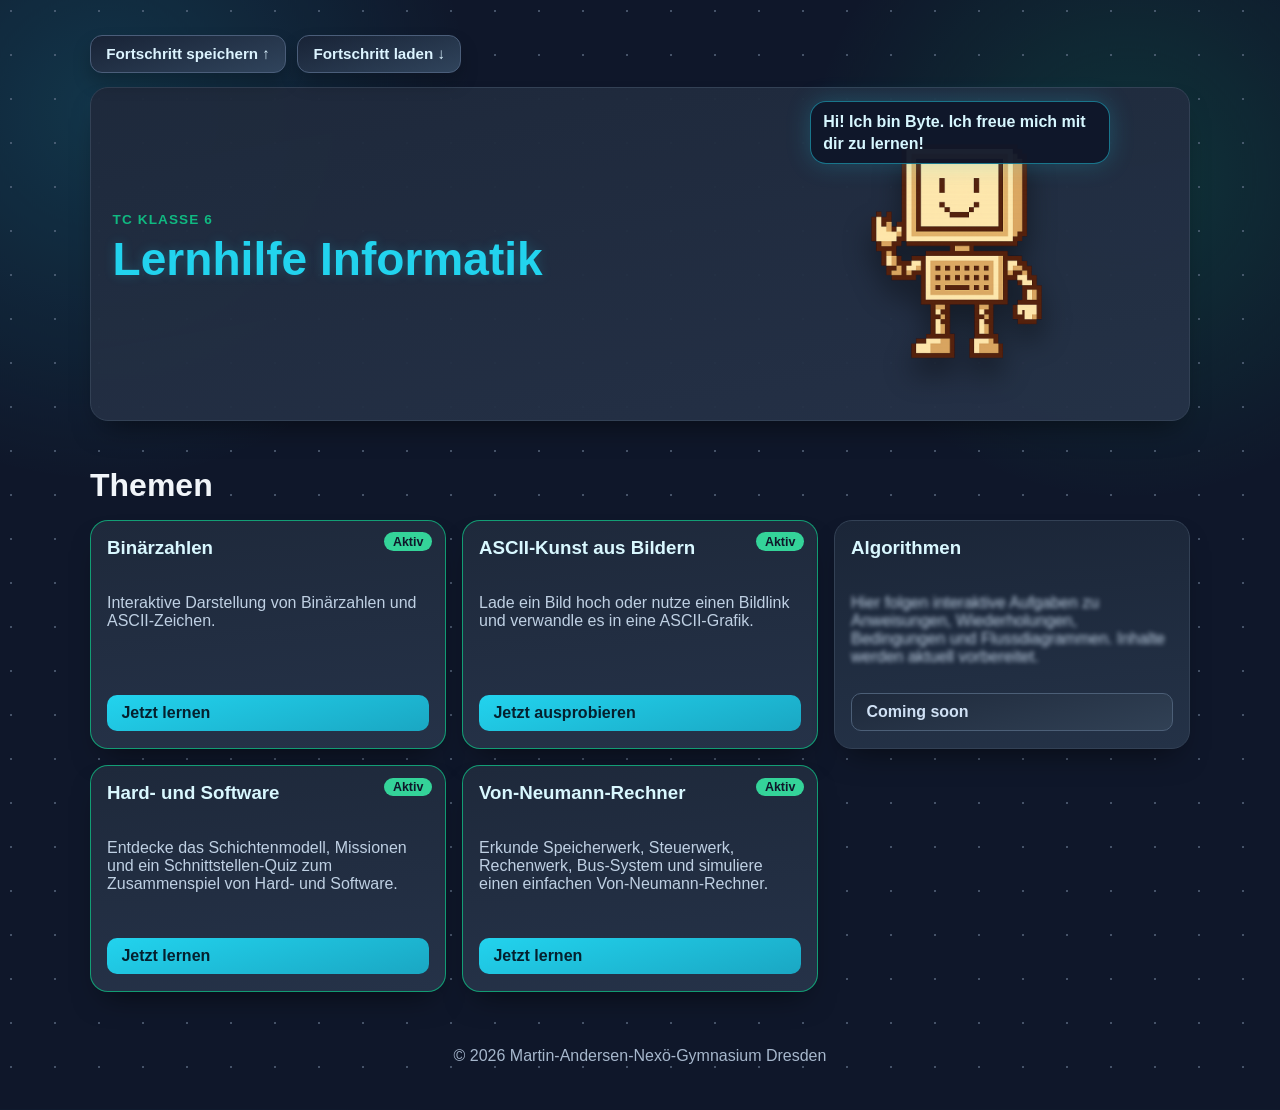
<file: index.html>
<!doctype html>
<html lang="de">
<head>
  <meta charset="UTF-8" />
  <meta name="viewport" content="width=device-width, initial-scale=1.0" />
  <title>TC Klasse 6 - Lernhilfe</title>
  <link rel="icon" type="image/png" href="assets/images/favicon.png" />
  <link rel="stylesheet" href="assets/css/main.css" />
</head>
<body data-page-key="landing">
  <header class="hero">
    <div class="progress-toolbar" aria-label="Fortschritt Aktionen">
      <button class="progress-btn" id="saveProgressBtn" type="button">Fortschritt speichern ↑</button>
      <button class="progress-btn" id="loadProgressBtn" type="button">Fortschritt laden ↓</button>
      <input id="loadProgressFile" type="file" accept="application/json,.json" hidden />
      <span class="progress-message" id="progressMessage" aria-live="polite"></span>
    </div>

    <div class="hero-inner">
      <div>
        <p class="eyebrow">TC Klasse 6</p>
        <h1>Lernhilfe Informatik</h1>
      </div>
      <div class="mascot-wrap" aria-hidden="true">
        <img class="mascot" src="assets/images/byte/Byte_normal.png" alt="" />
        <span class="speech">Hi! Ich bin Byte. Ich freue mich mit dir zu lernen!</span>
      </div>
    </div>
  </header>

  <main class="container">
    <section>
      <h2>Themen</h2>

      <div class="grid">
        <article class="card active card-binary" data-link="pages/binaer-ascii.html" tabindex="0" role="link">
          <h3>Binärzahlen</h3>
          <p>
            Interaktive Darstellung von Binärzahlen und ASCII-Zeichen.
          </p>
          <a class="btn" href="pages/binaer-ascii.html">Jetzt lernen</a>
        </article>

        <article class="card active card-ascii" data-link="pages/ascii-kunst.html" tabindex="0" role="link">
          <h3>ASCII-Kunst aus Bildern</h3>
          <p>
            Lade ein Bild hoch oder nutze einen Bildlink und verwandle es in eine ASCII-Grafik.
          </p>
          <a class="btn" href="pages/ascii-kunst.html">Jetzt ausprobieren</a>
        </article>

        <article class="card locked card-algorithmen" data-link="pages/algorithmen.html" tabindex="0" role="link">
          <h3>Algorithmen</h3>
          <p class="blurred">
            Hier folgen interaktive Aufgaben zu Anweisungen, Wiederholungen,
            Bedingungen und Flussdiagrammen. Inhalte werden aktuell vorbereitet.
          </p>
          <a class="btn ghost" href="pages/algorithmen.html">Coming soon</a>
        </article>

        <article class="card active card-software" data-link="pages/hard-software.html" tabindex="0" role="link">
          <h3>Hard- und Software</h3>
          <p>
            Entdecke das Schichtenmodell, Missionen und ein Schnittstellen-Quiz
            zum Zusammenspiel von Hard- und Software.
          </p>
          <a class="btn" href="pages/hard-software.html">Jetzt lernen</a>
        </article>

        <article class="card active card-von-neumann" data-link="pages/von-neumann.html" tabindex="0" role="link">
          <h3>Von-Neumann-Rechner</h3>
          <p>
            Erkunde Speicherwerk, Steuerwerk, Rechenwerk, Bus-System und
            simuliere einen einfachen Von-Neumann-Rechner.
          </p>
          <a class="btn" href="pages/von-neumann.html">Jetzt lernen</a>
        </article>
      </div>
    </section>
  </main>

  <footer class="footer">
    <p>&copy; 2026 Martin-Andersen-Nexö-Gymnasium Dresden</p>
  </footer>

  <script src="assets/js/progress.js"></script>
  <script src="assets/js/home.js"></script>
</body>
</html>
</file>
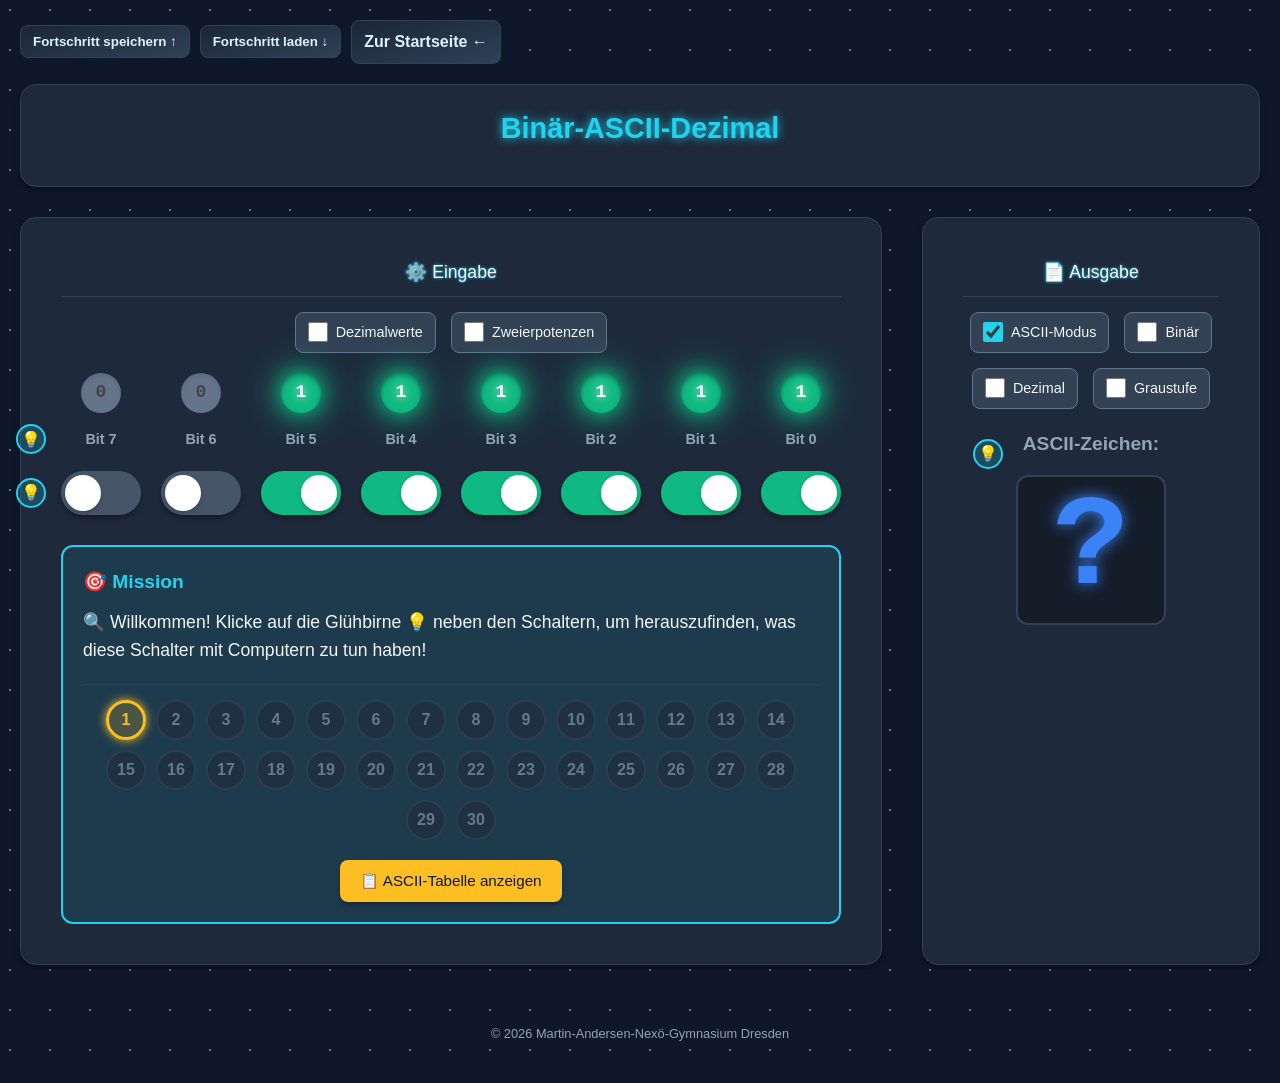
<file: binary-ascii-visualizer/index.html>
<!DOCTYPE html>
<html lang="de">
<head>
    <meta charset="UTF-8">
    <meta name="viewport" content="width=device-width, initial-scale=1.0">
    <title>Binär-ASCII-Visualizer</title>
    <link rel="icon" type="image/png" href="favicon.png">
    <link rel="stylesheet" href="style.css">
</head>
<body data-page-key="binaerzahlen">
    <div class="tc-progress-toolbar" aria-label="Fortschritt Aktionen">
        <button class="tc-progress-btn" id="saveProgressBtn" type="button">Fortschritt speichern ↑</button>
        <button class="tc-progress-btn" id="loadProgressBtn" type="button">Fortschritt laden ↓</button>
        <a class="tc-progress-btn tc-home-btn" href="../index.html">Zur Startseite ←</a>
        <input id="loadProgressFile" type="file" accept="application/json,.json" hidden>
        <span class="tc-progress-message" id="progressMessage" aria-live="polite"></span>
    </div>

    <div class="container">
        <header>
            <h1>Binär-ASCII-Dezimal</h1>
            <div class="module-controls">
            </div>
        </header>
        
        <main>
            <div class="bit-display">
                <div class="section-header">
                    <h2 class="section-title">⚙️ Eingabe</h2>
                </div>
                
                <!-- Module Toggle für Values direkt über dem entsprechenden Bereich -->
                <div class="values-controls">
                    <label class="module-toggle">
                        <input type="checkbox" id="decimal-values-toggle">
                        <span>Dezimalwerte</span>
                    </label>
                    <label class="module-toggle">
                        <input type="checkbox" id="power-values-toggle">
                        <span>Zweierpotenzen</span>
                    </label>
                </div>
                
                <!-- LED-Anzeigen -->
                <div class="leds">
                    <div class="led" data-bit="7">0</div>
                    <div class="led" data-bit="6">0</div>
                    <div class="led" data-bit="5">0</div>
                    <div class="led" data-bit="4">0</div>
                    <div class="led" data-bit="3">0</div>
                    <div class="led" data-bit="2">0</div>
                    <div class="led" data-bit="1">0</div>
                    <div class="led" data-bit="0">0</div>
                </div>
                
                <!-- Bit-Position-Labels -->
                <div class="bit-positions">
                    <button class="hint-bulb" id="bits-hint" title="Was ist ein Bit?">💡</button>
                    <div class="bit-position">Bit 7</div>
                    <div class="bit-position">Bit 6</div>
                    <div class="bit-position">Bit 5</div>
                    <div class="bit-position">Bit 4</div>
                    <div class="bit-position">Bit 3</div>
                    <div class="bit-position">Bit 2</div>
                    <div class="bit-position">Bit 1</div>
                    <div class="bit-position">Bit 0</div>
                </div>
                
                <!-- Toggle-Switches -->
                <div class="switches">
                    <button class="hint-bulb" id="switches-hint" title="Warum Schalter?">💡</button>
                    <div class="switch-container">
                        <label class="switch">
                            <input type="checkbox" data-bit="7">
                            <span class="slider"></span>
                        </label>
                    </div>
                    <div class="switch-container">
                        <label class="switch">
                            <input type="checkbox" data-bit="6">
                            <span class="slider"></span>
                        </label>
                    </div>
                    <div class="switch-container">
                        <label class="switch">
                            <input type="checkbox" data-bit="5">
                            <span class="slider"></span>
                        </label>
                    </div>
                    <div class="switch-container">
                        <label class="switch">
                            <input type="checkbox" data-bit="4">
                            <span class="slider"></span>
                        </label>
                    </div>
                    <div class="switch-container">
                        <label class="switch">
                            <input type="checkbox" data-bit="3">
                            <span class="slider"></span>
                        </label>
                    </div>
                    <div class="switch-container">
                        <label class="switch">
                            <input type="checkbox" data-bit="2">
                            <span class="slider"></span>
                        </label>
                    </div>
                    <div class="switch-container">
                        <label class="switch">
                            <input type="checkbox" data-bit="1">
                            <span class="slider"></span>
                        </label>
                    </div>
                    <div class="switch-container">
                        <label class="switch">
                            <input type="checkbox" data-bit="0">
                            <span class="slider"></span>
                        </label>
                    </div>
                </div>
                
                <!-- Dezimalwerte unter Schaltern -->
                <div class="decimal-values module hidden" id="decimal-values-module">
                    <div class="value">128</div>
                    <div class="value">64</div>
                    <div class="value">32</div>
                    <div class="value">16</div>
                    <div class="value">8</div>
                    <div class="value">4</div>
                    <div class="value">2</div>
                    <div class="value">1</div>
                </div>
                
                <!-- Zweierpotenzen unter Schaltern -->
                <div class="power-values module hidden" id="power-values-module">
                    <div class="value">2⁷</div>
                    <div class="value">2⁶</div>
                    <div class="value">2⁵</div>
                    <div class="value">2⁴</div>
                    <div class="value">2³</div>
                    <div class="value">2²</div>
                    <div class="value">2¹</div>
                    <div class="value">2⁰</div>
                </div>
                
                <!-- Mission Box -->
                <div class="mission-box">
                    <h3>🎯 Mission</h3>
                    <div class="mission-content" id="mission-content">
                        Zeige den ASCII-Buchstaben 'y' an!
                    </div>
                    
                    <!-- Mission Selector -->
                    <div class="mission-selector">
                        <div class="mission-buttons" id="mission-buttons">
                            <!-- Wird dynamisch gefüllt -->
                        </div>
                        
                        <!-- ASCII Table Button -->
                        <div class="ascii-table-controls">
                            <button class="ascii-table-btn" id="ascii-table-btn">📋 ASCII-Tabelle anzeigen</button>
                            <button class="help-btn hidden" id="mission-help-btn">🆘 Hilfe</button>
                        </div>
                    </div>
                </div>
            </div>
            
            <div class="output-area">
                <div class="section-header">
                    <h2 class="section-title">📄 Ausgabe</h2>
                </div>
                
                <!-- Module Controls für Output-Bereich -->
                <div class="output-controls">
                    <label class="module-toggle">
                        <input type="checkbox" id="ascii-mode-toggle" checked>
                        <span>ASCII-Modus</span>
                    </label>
                    <label class="module-toggle">
                        <input type="checkbox" id="binary-output-toggle">
                        <span>Binär</span>
                    </label>
                    <label class="module-toggle">
                        <input type="checkbox" id="decimal-output-toggle">
                        <span>Dezimal</span>
                    </label>
                    <label class="module-toggle">
                        <input type="checkbox" id="grayscale-toggle">
                        <span>Graustufe</span>
                    </label>
                </div>
                
                <div class="ascii-output">
                    <div class="output-label">ASCII-Zeichen:</div>
                    <div class="ascii-char" id="ascii-char">?</div>
                </div>
                
                <div class="additional-outputs">
                    <div class="binary-output module hidden" id="binary-output-module">
                        <div class="output-label">Binär:</div>
                        <div class="output-value" id="binary-value">00111111</div>
                    </div>
                    
                    <div class="decimal-output module hidden" id="decimal-output-module">
                        <div class="output-label">Dezimal:</div>
                        <div class="output-value" id="decimal-value">63</div>
                    </div>
                    
                    <div class="grayscale-output module hidden" id="grayscale-module">
                        <div class="output-label">Graustufe:</div>
                        <div class="grayscale-box" id="grayscale-box"></div>
                        <div class="grayscale-info" id="grayscale-info">63/255</div>
                    </div>
                </div>
            </div>
        </main>
        
    <footer>
        <div class="impressum">
            <p>
                &copy; 2026 Martin-Andersen-Nexö-Gymnasium Dresden
            </p>
        </div>
    </footer>
    </div>
    
    <!-- ASCII Table Modal -->
    <div class="modal-overlay" id="ascii-table-modal">
        <div class="modal-content">
            <div class="modal-header">
                <h3>ASCII-Tabelle</h3>
                <button class="close-btn" id="close-ascii-table">&times;</button>
            </div>
            <div class="ascii-table-container">
                <table class="ascii-table" id="ascii-table">
                    <!-- Wird dynamisch gefüllt -->
                </table>
            </div>
        </div>
    </div>
    
    <!-- Hint Modal -->
    <div class="modal-overlay" id="hint-modal">
        <div class="modal-content hint-modal">
            <div class="modal-header">
                <div class="modal-header-with-byte">
                    <div class="byte-mascot" id="hint-byte">
                        <img src="Byte_mascot/Byte_normal.png" alt="Byte erklärt">
                    </div>
                    <h3>💡 Hinweis</h3>
                </div>
                <button class="close-btn" id="close-hint">&times;</button>
            </div>
            <div class="hint-content" id="hint-content">
                <!-- Wird dynamisch gefüllt -->
            </div>
        </div>
    </div>
    
    <!-- Mission Success Modal -->
    <div class="modal-overlay" id="mission-modal">
        <div class="modal-content mission-modal">
            <div class="mission-success">
                <div class="modal-header-with-byte">
                    <div class="byte-mascot celebrating" id="mission-byte">
                        <img src="Byte_mascot/Byte_Happy.png" alt="Byte freut sich!">
                    </div>
                    <h3>🎉 Mission erfüllt!</h3>
                </div>
                <div class="mission-result" id="mission-result">
                    <!-- Wird dynamisch gefüllt -->
                </div>
                <button class="continue-btn" id="continue-mission">Weiter</button>
            </div>
        </div>
    </div>
    
    <!-- Help Request Modal -->
    <div class="modal-overlay" id="help-request-modal">
        <div class="modal-content help-modal">
            <div class="modal-header">
                <div class="modal-header-with-byte">
                    <div class="byte-mascot" id="help-request-byte">
                        <img src="Byte_mascot/Byte_normal.png" alt="Byte hilft">
                    </div>
                    <h3>🆘 Hilfe anfordern</h3>
                </div>
            </div>
            <div class="help-content">
                <p>Brauchst du Hilfe bei dieser Aufgabe?</p>
                <p>Ich kann dir eine Erklärung geben, wie du die Schalter umlegst!</p>
                <div id="help-progress-container" style="display: none;">
                    <!-- Progress bar wird hier eingefügt -->
                </div>
                <div class="help-buttons">
                    <button class="help-btn-yes" id="help-yes" style="display: block;">Ja, ich brauche Hilfe!</button>
                    <button class="help-btn-no" id="help-no">Nein, ich versuche es noch mal selbst</button>
                </div>
            </div>
        </div>
    </div>
    
    <!-- Help Explanation Modal -->
    <div class="modal-overlay" id="help-explanation-modal">
        <div class="modal-content help-modal">
            <div class="modal-header">
                <div class="modal-header-with-byte">
                    <div class="byte-mascot" id="help-explanation-byte">
                        <img src="Byte_mascot/Byte_normal.png" alt="Byte erklärt">
                    </div>
                    <h3>🎯 So geht's!</h3>
                </div>
                <button class="close-btn" id="close-help-explanation">&times;</button>
            </div>
            <div class="help-explanation" id="help-explanation-content">
                <!-- Wird dynamisch gefüllt -->
            </div>
        </div>
    </div>

    <script src="../progress-shared.js"></script>
    <script src="script.js"></script>
</body>
</html>
</file>
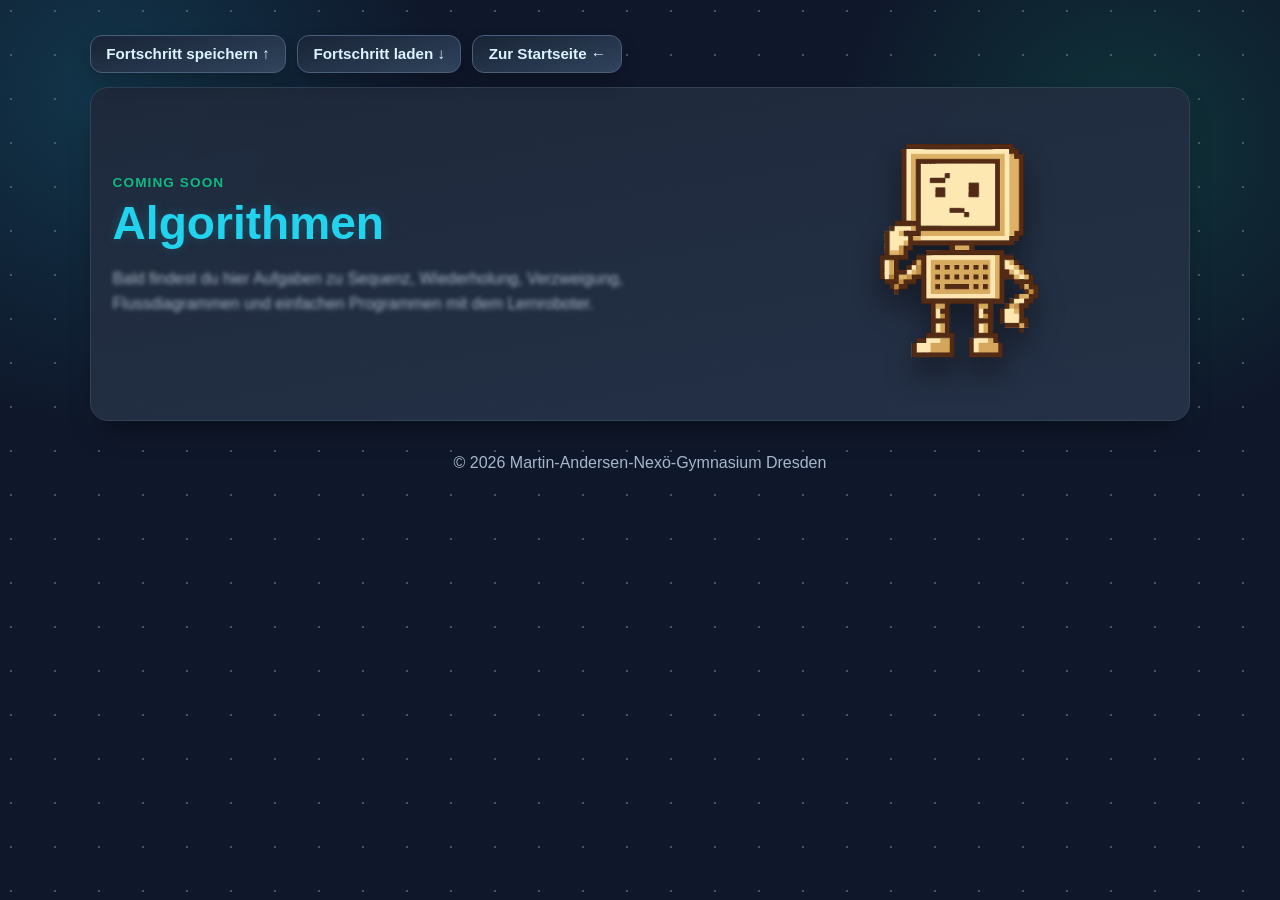
<file: pages/algorithmen.html>
<!doctype html>
<html lang="de">
<head>
  <meta charset="UTF-8" />
  <meta name="viewport" content="width=device-width, initial-scale=1.0" />
  <title>Algorithmen - Coming soon</title>
  <link rel="icon" type="image/png" href="../assets/images/favicon.png" />
  <link rel="stylesheet" href="../assets/css/main.css" />
</head>
<body data-page-key="algorithmen">
  <header class="hero">
    <div class="progress-toolbar" aria-label="Fortschritt Aktionen">
      <button class="progress-btn" id="saveProgressBtn" type="button">Fortschritt speichern ↑</button>
      <button class="progress-btn" id="loadProgressBtn" type="button">Fortschritt laden ↓</button>
      <a class="progress-btn" href="../index.html">Zur Startseite ←</a>
      <input id="loadProgressFile" type="file" accept="application/json,.json" hidden />
      <span class="progress-message" id="progressMessage" aria-live="polite"></span>
    </div>

    <div class="hero-inner">
      <div>
        <p class="eyebrow">Coming soon</p>
        <h1>Algorithmen</h1>
        <p class="intro blurred">
          Bald findest du hier Aufgaben zu Sequenz, Wiederholung, Verzweigung,
          Flussdiagrammen und einfachen Programmen mit dem Lernroboter.
        </p>
      </div>
      <div class="mascot-wrap" aria-hidden="true">
        <img class="mascot" src="../assets/images/byte/Byte_Thinking.png" alt="" />
      </div>
    </div>
  </header>
  <footer class="footer">
    <p>&copy; 2026 Martin-Andersen-Nexö-Gymnasium Dresden</p>
  </footer>
  <script src="../assets/js/progress.js"></script>
</body>
</html>
</file>
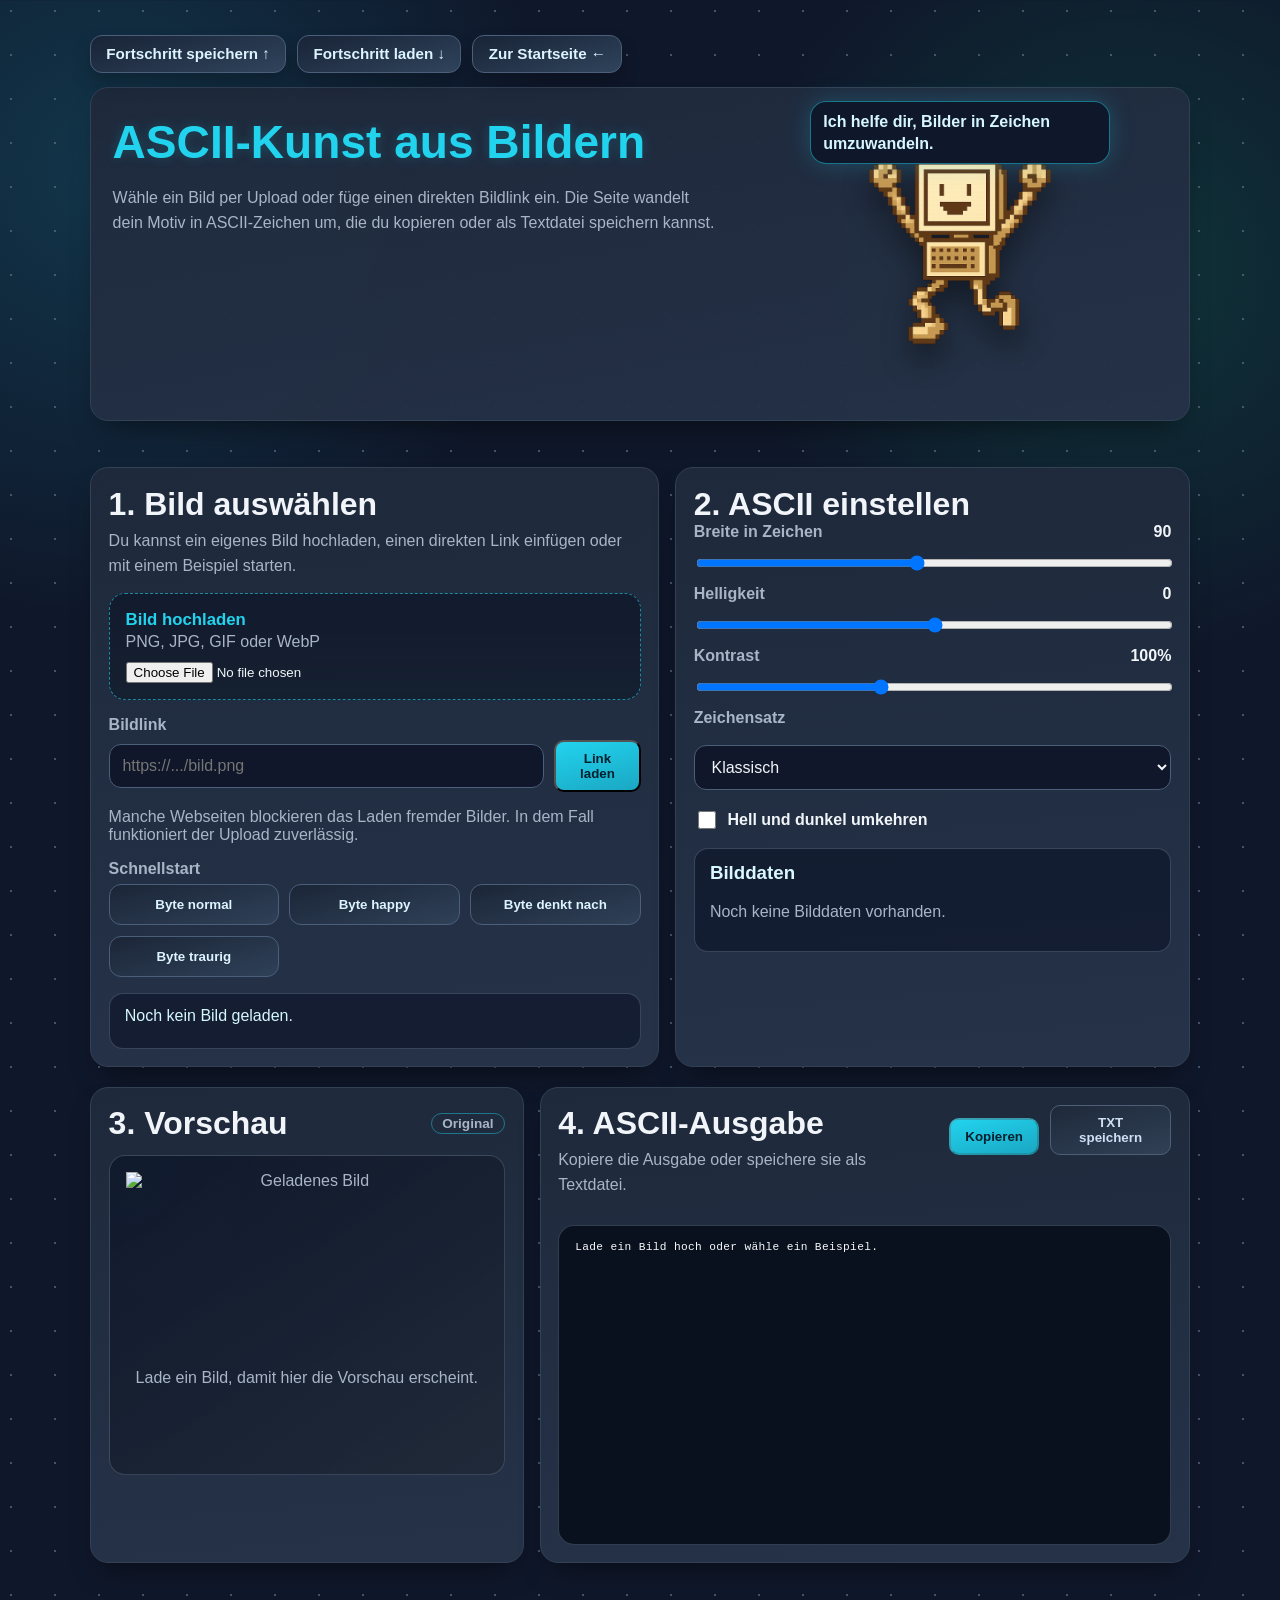
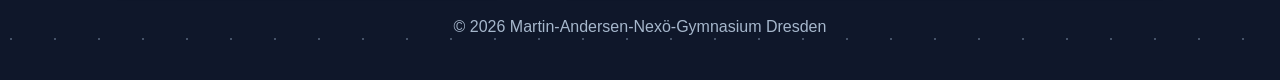
<file: pages/ascii-kunst.html>
<!doctype html>
<html lang="de">
<head>
  <meta charset="UTF-8" />
  <meta name="viewport" content="width=device-width, initial-scale=1.0" />
  <title>ASCII-Kunst aus Bildern</title>
  <link rel="icon" type="image/png" href="../assets/images/favicon.png" />
  <link rel="stylesheet" href="../assets/css/main.css" />
  <link rel="stylesheet" href="../assets/css/ascii-kunst.css" />
</head>
<body data-page-key="ascii-kunst">
  <header class="hero">
    <div class="progress-toolbar" aria-label="Fortschritt Aktionen">
      <button class="progress-btn" id="saveProgressBtn" type="button">Fortschritt speichern ↑</button>
      <button class="progress-btn" id="loadProgressBtn" type="button">Fortschritt laden ↓</button>
      <a class="progress-btn" href="../index.html">Zur Startseite ←</a>
      <input id="loadProgressFile" type="file" accept="application/json,.json" hidden />
      <span class="progress-message" id="progressMessage" aria-live="polite"></span>
    </div>

    <div class="hero-inner ascii-hero">
      <div>
        <h1>ASCII-Kunst aus Bildern</h1>
        <p class="intro">
          Wähle ein Bild per Upload oder füge einen direkten Bildlink ein. Die Seite wandelt
          dein Motiv in ASCII-Zeichen um, die du kopieren oder als Textdatei speichern kannst.
        </p>
      </div>
      <div class="mascot-wrap" aria-hidden="true">
        <img class="mascot" src="../assets/images/byte/Byte_Happy.png" alt="" />
        <span class="speech">Ich helfe dir, Bilder in Zeichen umzuwandeln.</span>
      </div>
    </div>
  </header>

  <main class="container ascii-page">
    <section class="studio-grid" aria-label="ASCII Werkstatt">
      <article class="studio-card controls-card">
        <h2>1. Bild auswählen</h2>
        <p class="section-text compact-text">
          Du kannst ein eigenes Bild hochladen, einen direkten Link einfügen oder mit einem Beispiel starten.
        </p>

        <label class="upload-dropzone" for="imageUpload">
          <span class="upload-title">Bild hochladen</span>
          <span class="upload-subtitle">PNG, JPG, GIF oder WebP</span>
          <input id="imageUpload" type="file" accept="image/*" />
        </label>

        <div class="url-panel">
          <label class="field-label" for="imageUrl">Bildlink</label>
          <div class="url-row">
            <input id="imageUrl" type="url" placeholder="https://.../bild.png" inputmode="url" />
            <button class="btn" id="loadUrlBtn" type="button">Link laden</button>
          </div>
          <p class="helper-text">
            Manche Webseiten blockieren das Laden fremder Bilder. In dem Fall funktioniert der Upload zuverlässig.
          </p>
        </div>

        <div class="sample-panel">
          <p class="field-label">Schnellstart</p>
          <div class="sample-grid">
            <button class="sample-btn" type="button" data-sample-src="../assets/images/byte/Byte_normal.png">Byte normal</button>
            <button class="sample-btn" type="button" data-sample-src="../assets/images/byte/Byte_Happy.png">Byte happy</button>
            <button class="sample-btn" type="button" data-sample-src="../assets/images/byte/Byte_Thinking.png">Byte denkt nach</button>
            <button class="sample-btn" type="button" data-sample-src="../assets/images/byte/Byte_Sad.png">Byte traurig</button>
          </div>
        </div>

        <div class="status-box" id="statusBox" aria-live="polite">
          Noch kein Bild geladen.
        </div>
      </article>

      <article class="studio-card settings-card">
        <h2>2. ASCII einstellen</h2>
        <div class="control-stack">
          <label class="range-control" for="widthRange">
            <span>Breite in Zeichen</span>
            <strong id="widthValue">90</strong>
          </label>
          <input id="widthRange" type="range" min="30" max="160" step="2" value="90" />

          <label class="range-control" for="brightnessRange">
            <span>Helligkeit</span>
            <strong id="brightnessValue">0</strong>
          </label>
          <input id="brightnessRange" type="range" min="-100" max="100" step="5" value="0" />

          <label class="range-control" for="contrastRange">
            <span>Kontrast</span>
            <strong id="contrastValue">100%</strong>
          </label>
          <input id="contrastRange" type="range" min="50" max="180" step="5" value="100" />

          <label class="field-label" for="charsetSelect">Zeichensatz</label>
          <select id="charsetSelect">
            <option value="classic">Klassisch</option>
            <option value="blocks">Blockzeichen</option>
            <option value="binary">Binär-Look</option>
            <option value="dots">Punkte</option>
          </select>

          <label class="checkbox-row" for="invertToggle">
            <input id="invertToggle" type="checkbox" />
            <span>Hell und dunkel umkehren</span>
          </label>
        </div>

        <div class="meta-box">
          <h3>Bilddaten</h3>
          <p id="imageMeta">Noch keine Bilddaten vorhanden.</p>
        </div>
      </article>
    </section>

    <section class="workspace-grid">
      <article class="studio-card preview-card">
        <div class="card-heading-row">
          <h2>3. Vorschau</h2>
          <span class="mini-badge">Original</span>
        </div>
        <div class="preview-frame empty" id="previewFrame">
          <img id="sourcePreview" alt="Geladenes Bild" hidden />
          <p id="previewPlaceholder">Lade ein Bild, damit hier die Vorschau erscheint.</p>
        </div>
      </article>

      <article class="studio-card output-card">
        <div class="card-heading-row output-header-row">
          <div>
            <h2>4. ASCII-Ausgabe</h2>
            <p class="section-text compact-text">Kopiere die Ausgabe oder speichere sie als Textdatei.</p>
          </div>
          <div class="output-actions">
            <button class="btn" id="copyBtn" type="button" disabled>Kopieren</button>
            <button class="btn ghost" id="downloadBtn" type="button" disabled>TXT speichern</button>
          </div>
        </div>
        <pre class="ascii-output" id="asciiOutput">Lade ein Bild hoch oder wähle ein Beispiel.</pre>
      </article>
    </section>

  </main>

  <footer class="footer">
    <p>&copy; 2026 Martin-Andersen-Nexö-Gymnasium Dresden</p>
  </footer>

  <canvas id="imageCanvas" hidden></canvas>

  <script src="../assets/js/progress.js"></script>
  <script src="../assets/js/ascii-kunst.js"></script>
</body>
</html>
</file>
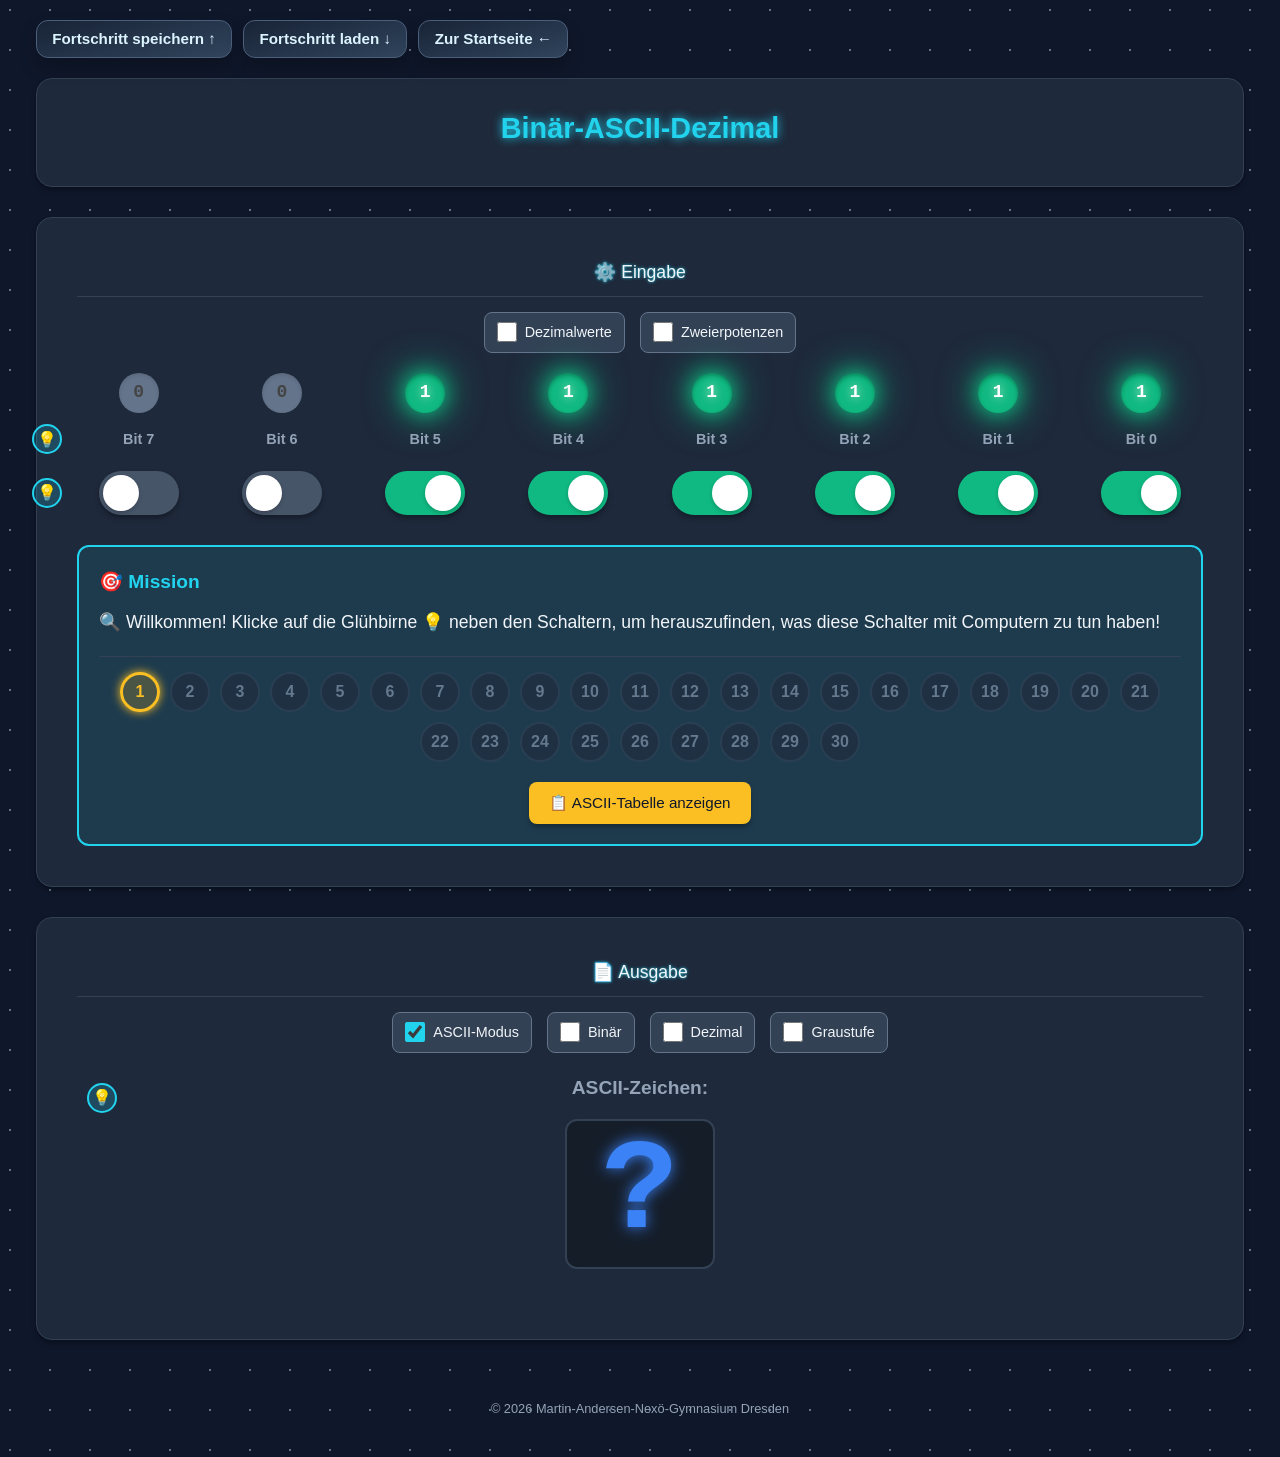
<file: pages/binaer-ascii.html>
<!DOCTYPE html>
<html lang="de">
<head>
    <meta charset="UTF-8">
    <meta name="viewport" content="width=device-width, initial-scale=1.0">
    <title>Binärzahlen und ASCII</title>
    <link rel="icon" type="image/png" href="../assets/images/favicon.png">
    <link rel="stylesheet" href="../assets/css/main.css">
    <link rel="stylesheet" href="../assets/css/binaer-ascii.css">
</head>
<body data-page-key="binaerzahlen">
    <div class="progress-toolbar" aria-label="Fortschritt Aktionen">
        <button class="progress-btn" id="saveProgressBtn" type="button">Fortschritt speichern ↑</button>
        <button class="progress-btn" id="loadProgressBtn" type="button">Fortschritt laden ↓</button>
        <a class="progress-btn" href="../index.html">Zur Startseite ←</a>
        <input id="loadProgressFile" type="file" accept="application/json,.json" hidden>
        <span class="progress-message" id="progressMessage" aria-live="polite"></span>
    </div>

    <div class="container">
        <header>
            <h1>Binär-ASCII-Dezimal</h1>
            <div class="module-controls">
            </div>
        </header>
        
        <main>
            <div class="bit-display">
                <div class="section-header">
                    <h2 class="section-title">⚙️ Eingabe</h2>
                </div>
                
                <!-- Module Toggle für Values direkt über dem entsprechenden Bereich -->
                <div class="values-controls">
                    <label class="module-toggle">
                        <input type="checkbox" id="decimal-values-toggle">
                        <span>Dezimalwerte</span>
                    </label>
                    <label class="module-toggle">
                        <input type="checkbox" id="power-values-toggle">
                        <span>Zweierpotenzen</span>
                    </label>
                </div>
                
                <!-- LED-Anzeigen -->
                <div class="leds">
                    <div class="led" data-bit="7">0</div>
                    <div class="led" data-bit="6">0</div>
                    <div class="led" data-bit="5">0</div>
                    <div class="led" data-bit="4">0</div>
                    <div class="led" data-bit="3">0</div>
                    <div class="led" data-bit="2">0</div>
                    <div class="led" data-bit="1">0</div>
                    <div class="led" data-bit="0">0</div>
                </div>
                
                <!-- Bit-Position-Labels -->
                <div class="bit-positions">
                    <button class="hint-bulb" id="bits-hint" title="Was ist ein Bit?">💡</button>
                    <div class="bit-position">Bit 7</div>
                    <div class="bit-position">Bit 6</div>
                    <div class="bit-position">Bit 5</div>
                    <div class="bit-position">Bit 4</div>
                    <div class="bit-position">Bit 3</div>
                    <div class="bit-position">Bit 2</div>
                    <div class="bit-position">Bit 1</div>
                    <div class="bit-position">Bit 0</div>
                </div>
                
                <!-- Toggle-Switches -->
                <div class="switches">
                    <button class="hint-bulb" id="switches-hint" title="Warum Schalter?">💡</button>
                    <div class="switch-container">
                        <label class="switch">
                            <input type="checkbox" data-bit="7">
                            <span class="slider"></span>
                        </label>
                    </div>
                    <div class="switch-container">
                        <label class="switch">
                            <input type="checkbox" data-bit="6">
                            <span class="slider"></span>
                        </label>
                    </div>
                    <div class="switch-container">
                        <label class="switch">
                            <input type="checkbox" data-bit="5">
                            <span class="slider"></span>
                        </label>
                    </div>
                    <div class="switch-container">
                        <label class="switch">
                            <input type="checkbox" data-bit="4">
                            <span class="slider"></span>
                        </label>
                    </div>
                    <div class="switch-container">
                        <label class="switch">
                            <input type="checkbox" data-bit="3">
                            <span class="slider"></span>
                        </label>
                    </div>
                    <div class="switch-container">
                        <label class="switch">
                            <input type="checkbox" data-bit="2">
                            <span class="slider"></span>
                        </label>
                    </div>
                    <div class="switch-container">
                        <label class="switch">
                            <input type="checkbox" data-bit="1">
                            <span class="slider"></span>
                        </label>
                    </div>
                    <div class="switch-container">
                        <label class="switch">
                            <input type="checkbox" data-bit="0">
                            <span class="slider"></span>
                        </label>
                    </div>
                </div>
                
                <!-- Dezimalwerte unter Schaltern -->
                <div class="decimal-values module hidden" id="decimal-values-module">
                    <div class="value">128</div>
                    <div class="value">64</div>
                    <div class="value">32</div>
                    <div class="value">16</div>
                    <div class="value">8</div>
                    <div class="value">4</div>
                    <div class="value">2</div>
                    <div class="value">1</div>
                </div>
                
                <!-- Zweierpotenzen unter Schaltern -->
                <div class="power-values module hidden" id="power-values-module">
                    <div class="value">2⁷</div>
                    <div class="value">2⁶</div>
                    <div class="value">2⁵</div>
                    <div class="value">2⁴</div>
                    <div class="value">2³</div>
                    <div class="value">2²</div>
                    <div class="value">2¹</div>
                    <div class="value">2⁰</div>
                </div>
                
                <!-- Mission Box -->
                <div class="mission-box">
                    <h3>🎯 Mission</h3>
                    <div class="mission-content" id="mission-content">
                        Zeige den ASCII-Buchstaben 'y' an!
                    </div>
                    
                    <!-- Mission Selector -->
                    <div class="mission-selector">
                        <div class="mission-buttons" id="mission-buttons">
                            <!-- Wird dynamisch gefüllt -->
                        </div>
                        
                        <!-- ASCII Table Button -->
                        <div class="ascii-table-controls">
                            <button class="ascii-table-btn" id="ascii-table-btn">📋 ASCII-Tabelle anzeigen</button>
                            <button class="help-btn hidden" id="mission-help-btn">🆘 Hilfe</button>
                        </div>
                    </div>
                </div>
            </div>
            
            <div class="output-area">
                <div class="section-header">
                    <h2 class="section-title">📄 Ausgabe</h2>
                </div>
                
                <!-- Module Controls für Output-Bereich -->
                <div class="output-controls">
                    <label class="module-toggle">
                        <input type="checkbox" id="ascii-mode-toggle" checked>
                        <span>ASCII-Modus</span>
                    </label>
                    <label class="module-toggle">
                        <input type="checkbox" id="binary-output-toggle">
                        <span>Binär</span>
                    </label>
                    <label class="module-toggle">
                        <input type="checkbox" id="decimal-output-toggle">
                        <span>Dezimal</span>
                    </label>
                    <label class="module-toggle">
                        <input type="checkbox" id="grayscale-toggle">
                        <span>Graustufe</span>
                    </label>
                </div>
                
                <div class="ascii-output">
                    <div class="output-label">ASCII-Zeichen:</div>
                    <div class="ascii-char" id="ascii-char">?</div>
                </div>
                
                <div class="additional-outputs">
                    <div class="binary-output module hidden" id="binary-output-module">
                        <div class="output-label">Binär:</div>
                        <div class="output-value" id="binary-value">00111111</div>
                    </div>
                    
                    <div class="decimal-output module hidden" id="decimal-output-module">
                        <div class="output-label">Dezimal:</div>
                        <div class="output-value" id="decimal-value">63</div>
                    </div>
                    
                    <div class="grayscale-output module hidden" id="grayscale-module">
                        <div class="output-label">Graustufe:</div>
                        <div class="grayscale-box" id="grayscale-box"></div>
                        <div class="grayscale-info" id="grayscale-info">63/255</div>
                    </div>
                </div>
            </div>
        </main>
        
    <footer>
        <div class="impressum">
            <p>
                &copy; 2026 Martin-Andersen-Nexö-Gymnasium Dresden
            </p>
        </div>
    </footer>
    </div>
    
    <!-- ASCII Table Modal -->
    <div class="modal-overlay" id="ascii-table-modal">
        <div class="modal-content">
            <div class="modal-header">
                <h3>ASCII-Tabelle</h3>
                <button class="close-btn" id="close-ascii-table">&times;</button>
            </div>
            <div class="ascii-table-container">
                <table class="ascii-table" id="ascii-table">
                    <!-- Wird dynamisch gefüllt -->
                </table>
            </div>
        </div>
    </div>
    
    <!-- Hint Modal -->
    <div class="modal-overlay" id="hint-modal">
        <div class="modal-content hint-modal">
            <div class="modal-header">
                <div class="modal-header-with-byte">
                    <div class="byte-mascot" id="hint-byte">
                        <img src="../assets/images/byte/Byte_normal.png" alt="Byte erklärt">
                    </div>
                    <h3>💡 Hinweis</h3>
                </div>
                <button class="close-btn" id="close-hint">&times;</button>
            </div>
            <div class="hint-content" id="hint-content">
                <!-- Wird dynamisch gefüllt -->
            </div>
        </div>
    </div>
    
    <!-- Mission Success Modal -->
    <div class="modal-overlay" id="mission-modal">
        <div class="modal-content mission-modal">
            <div class="mission-success">
                <div class="modal-header-with-byte">
                    <div class="byte-mascot celebrating" id="mission-byte">
                        <img src="../assets/images/byte/Byte_Happy.png" alt="Byte freut sich!">
                    </div>
                    <h3>🎉 Mission erfüllt!</h3>
                </div>
                <div class="mission-result" id="mission-result">
                    <!-- Wird dynamisch gefüllt -->
                </div>
                <button class="continue-btn" id="continue-mission">Weiter</button>
            </div>
        </div>
    </div>
    
    <!-- Help Request Modal -->
    <div class="modal-overlay" id="help-request-modal">
        <div class="modal-content help-modal">
            <div class="modal-header">
                <div class="modal-header-with-byte">
                    <div class="byte-mascot" id="help-request-byte">
                        <img src="../assets/images/byte/Byte_normal.png" alt="Byte hilft">
                    </div>
                    <h3>🆘 Hilfe anfordern</h3>
                </div>
            </div>
            <div class="help-content">
                <p>Brauchst du Hilfe bei dieser Aufgabe?</p>
                <p>Ich kann dir eine Erklärung geben, wie du die Schalter umlegst!</p>
                <div id="help-progress-container" style="display: none;">
                    <!-- Progress bar wird hier eingefügt -->
                </div>
                <div class="help-buttons">
                    <button class="help-btn-yes" id="help-yes" style="display: block;">Ja, ich brauche Hilfe!</button>
                    <button class="help-btn-no" id="help-no">Nein, ich versuche es noch mal selbst</button>
                </div>
            </div>
        </div>
    </div>
    
    <!-- Help Explanation Modal -->
    <div class="modal-overlay" id="help-explanation-modal">
        <div class="modal-content help-modal">
            <div class="modal-header">
                <div class="modal-header-with-byte">
                    <div class="byte-mascot" id="help-explanation-byte">
                        <img src="../assets/images/byte/Byte_normal.png" alt="Byte erklärt">
                    </div>
                    <h3>🎯 So geht's!</h3>
                </div>
                <button class="close-btn" id="close-help-explanation">&times;</button>
            </div>
            <div class="help-explanation" id="help-explanation-content">
                <!-- Wird dynamisch gefüllt -->
            </div>
        </div>
    </div>

    <script src="../assets/js/progress.js"></script>
    <script src="../assets/js/binaer-ascii.js"></script>
</body>
</html>
</file>
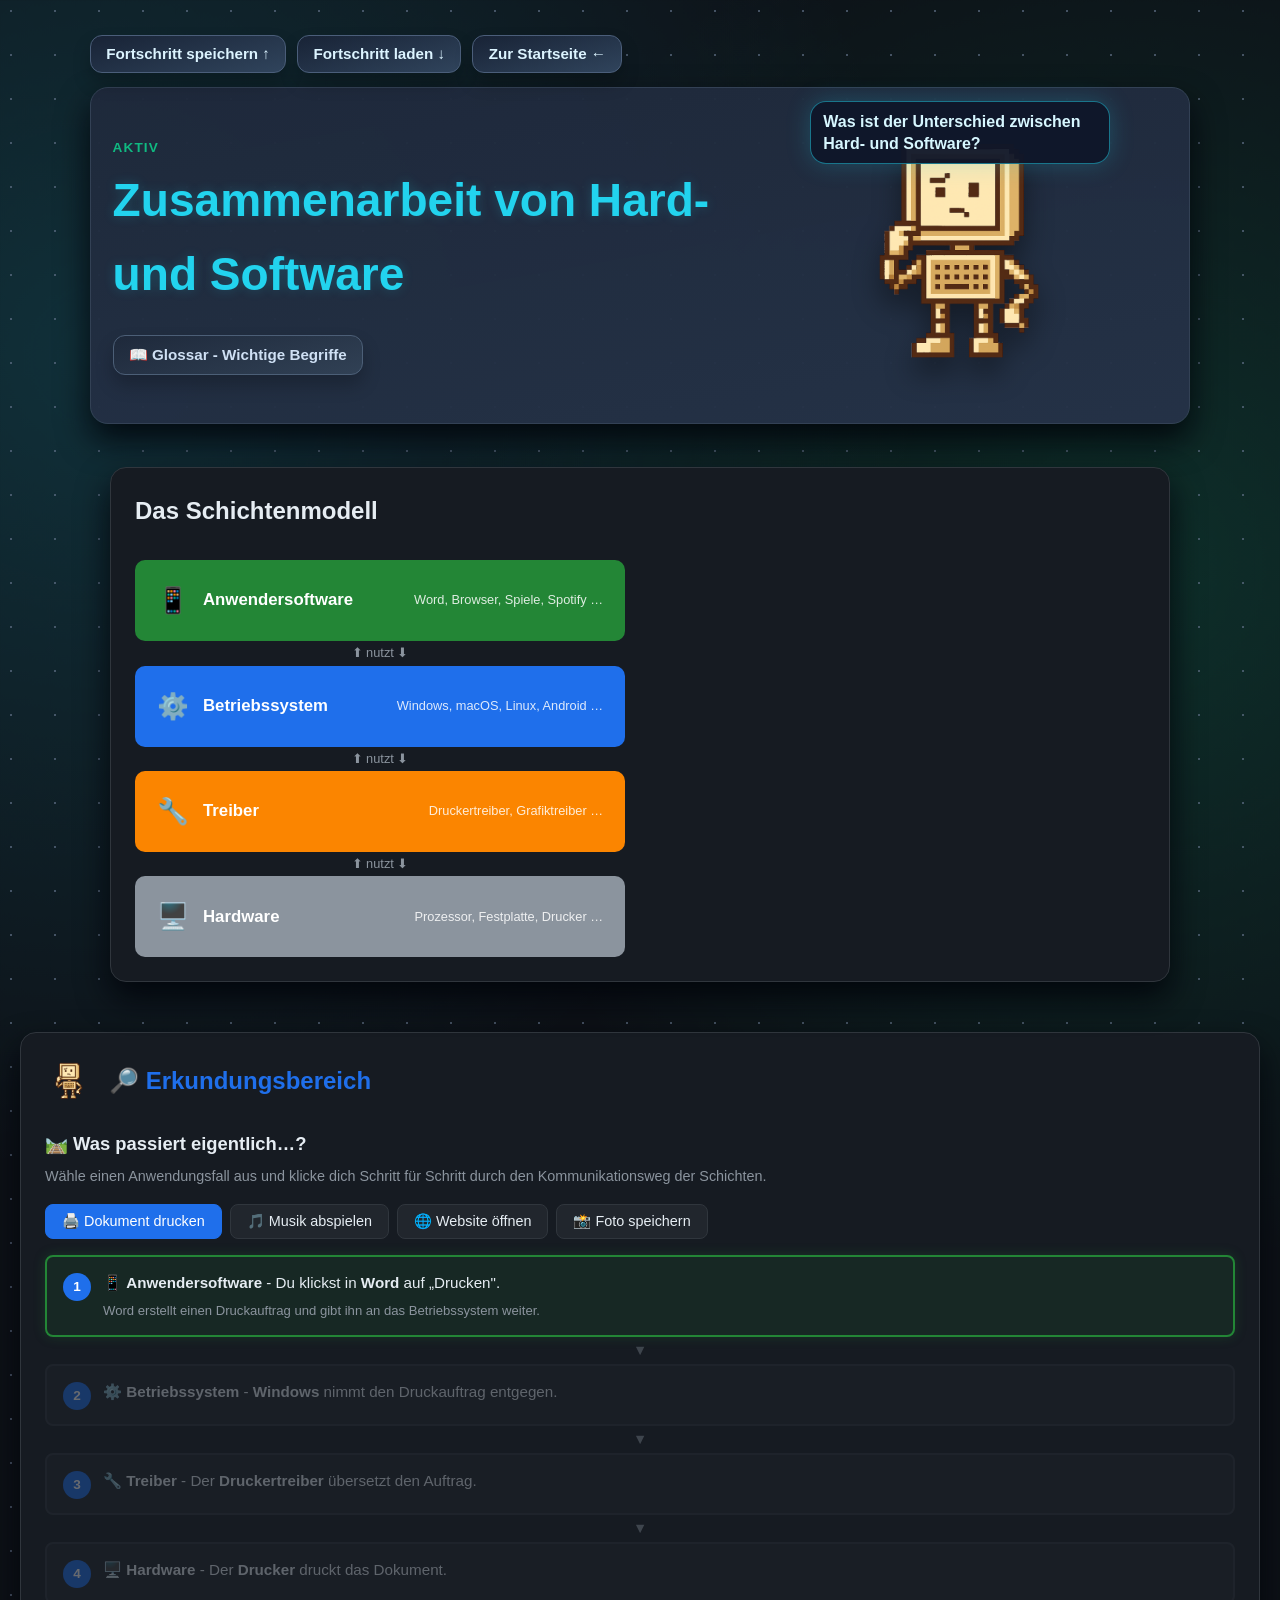
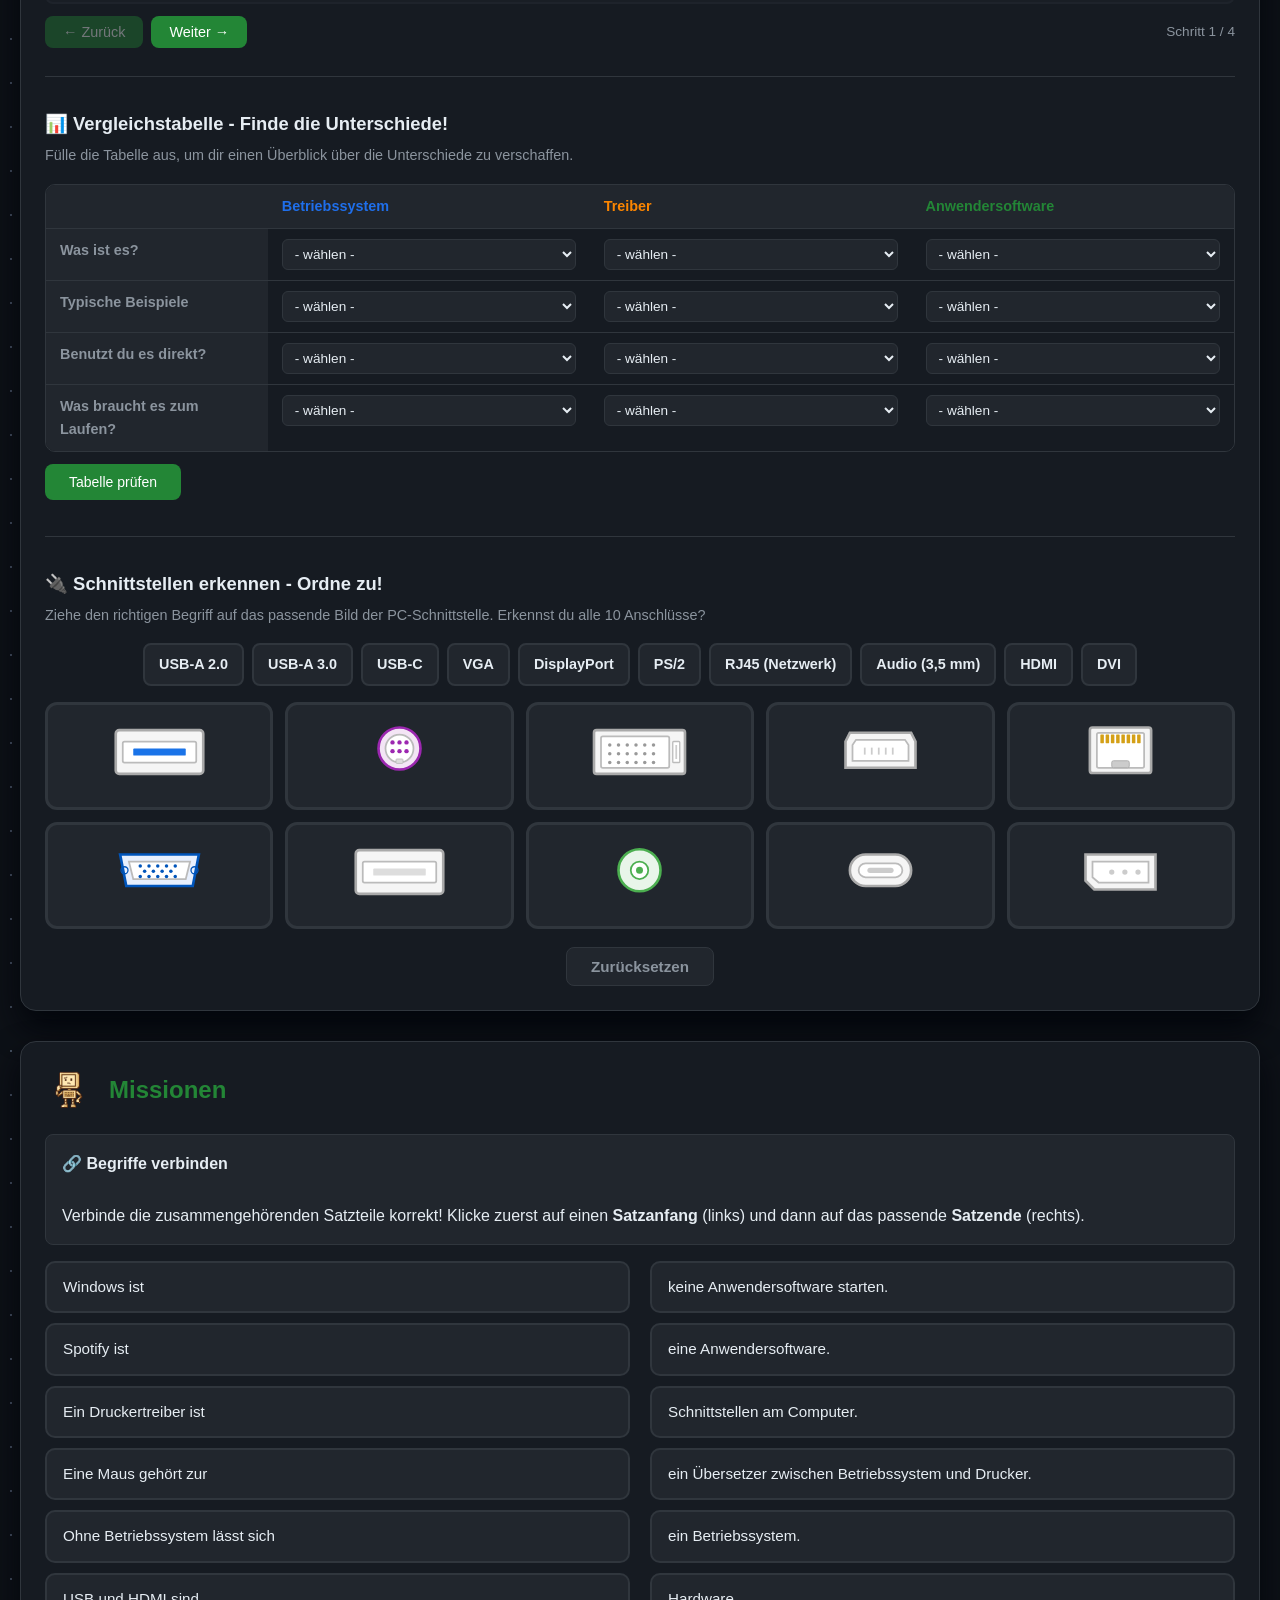
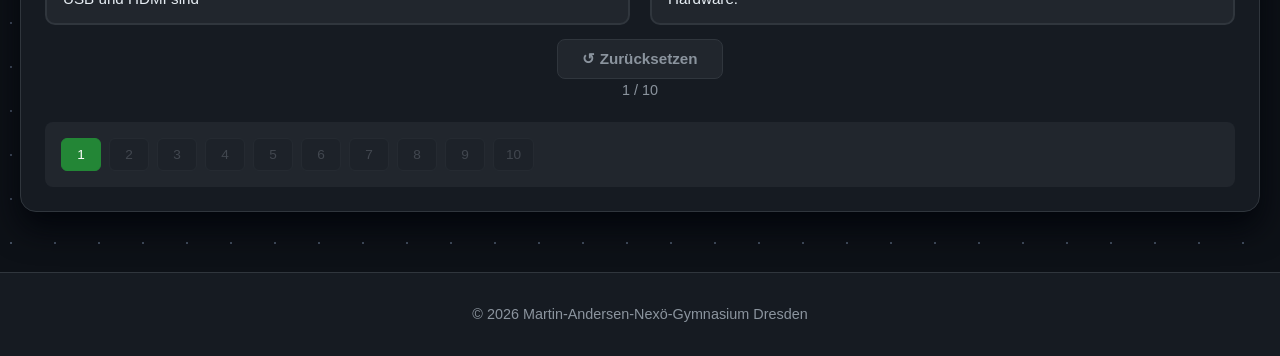
<file: pages/hard-software.html>
<!DOCTYPE html>
<html lang="de">
<head>
    <meta charset="UTF-8">
    <meta name="viewport" content="width=device-width, initial-scale=1.0">
    <title>Hard- und Software</title>
    <link rel="icon" type="image/png" href="../assets/images/favicon.png">
    <link rel="stylesheet" href="../assets/css/main.css">
    <link rel="stylesheet" href="../assets/css/hard-software.css">
</head>
<body data-page-key="hard-und-software">
    <header class="hero hs-hero">
        <div class="progress-toolbar" aria-label="Fortschritt Aktionen">
            <button class="progress-btn" id="saveProgressBtn" type="button">Fortschritt speichern ↑</button>
            <button class="progress-btn" id="loadProgressBtn" type="button">Fortschritt laden ↓</button>
            <a class="progress-btn" href="../index.html">Zur Startseite ←</a>
            <input id="loadProgressFile" type="file" accept="application/json,.json" hidden>
            <span class="progress-message" id="progressMessage" aria-live="polite"></span>
        </div>

        <div class="hero-inner">
            <div class="hs-hero-copy">
                <p class="eyebrow">Aktiv</p>
                <h1>Zusammenarbeit von Hard- und Software</h1>
                <button class="glossary-btn" id="open-glossary">📖 Glossar - Wichtige Begriffe</button>
            </div>
            <div class="mascot-wrap" aria-hidden="true">
                <img class="mascot" src="../assets/images/byte/Byte_Thinking.png" alt="" />
                <span class="speech">Was ist der Unterschied zwischen Hard- und Software?</span>
            </div>
        </div>
    </header>

    <div class="container">

        <div class="main-content">
            <!-- Interaktives Schichtenmodell -->
            <section class="card layer-model-card">
                <h2>Das Schichtenmodell</h2>
                <div class="layer-model" id="layer-model">
                    <div class="layer" data-layer="app" tabindex="0">
                        <div class="layer-icon">📱</div>
                        <div class="layer-label">Anwendersoftware</div>
                        <div class="layer-examples">Word, Browser, Spiele, Spotify …</div>
                    </div>
                    <div class="layer-arrow">⬆ nutzt ⬇</div>
                    <div class="layer" data-layer="os" tabindex="0">
                        <div class="layer-icon">⚙️</div>
                        <div class="layer-label">Betriebssystem</div>
                        <div class="layer-examples">Windows, macOS, Linux, Android …</div>
                    </div>
                    <div class="layer-arrow">⬆ nutzt ⬇</div>
                    <div class="layer" data-layer="driver" tabindex="0">
                        <div class="layer-icon">🔧</div>
                        <div class="layer-label">Treiber</div>
                        <div class="layer-examples">Druckertreiber, Grafiktreiber …</div>
                    </div>
                    <div class="layer-arrow">⬆ nutzt ⬇</div>
                    <div class="layer" data-layer="hardware" tabindex="0">
                        <div class="layer-icon">🖥️</div>
                        <div class="layer-label">Hardware</div>
                        <div class="layer-examples">Prozessor, Festplatte, Drucker …</div>
                    </div>
                </div>
                <!-- Detailansicht bei Klick auf eine Schicht -->
                <div class="layer-detail" id="layer-detail" style="display:none;">
                    <div class="layer-detail-header">
                        <span class="layer-detail-icon" id="detail-icon"></span>
                        <h3 id="detail-title"></h3>
                        <button class="close-btn" id="close-detail">&times;</button>
                    </div>
                    <div class="layer-detail-body">
                        <p id="detail-description"></p>
                        <div class="detail-examples-list">
                            <strong>Beispiele:</strong>
                            <ul id="detail-examples"></ul>
                        </div>
                    </div>
                </div>
            </section>
        </div>
    </div>

    <!-- ==============================
         INTERAKTIVER ERKUNDUNGSBEREICH
         ============================== -->
    <section class="exploration-section">
        <div class="exploration-container">
            <div class="exploration-header">
                <div class="byte-mascot">
                    <img src="../assets/images/byte/Byte_Thinking.png" alt="Byte denkt nach">
                </div>
                <div>
                    <h2>🔎 Erkundungsbereich</h2>
                </div>
            </div>

            <!-- === Szenarien-Werkstatt === -->
            <div class="explore-block">
                <h3>🛤️ Was passiert eigentlich…?</h3>
                <p class="explore-intro">Wähle einen Anwendungsfall aus und klicke dich Schritt für Schritt durch den Kommunikationsweg der Schichten.</p>
                <div class="scenario-selector" id="scenario-selector"></div>
                <div class="scenario-walkthrough" id="scenario-walkthrough"></div>
            </div>

            <!-- === Vergleichstabelle === -->
            <div class="explore-block">
                <h3>📊 Vergleichstabelle - Finde die Unterschiede!</h3>
                <p class="explore-intro">Fülle die Tabelle aus, um dir einen Überblick über die Unterschiede zu verschaffen.</p>
                <div class="compare-table-wrapper" id="compare-table-wrapper"></div>
                <button class="compare-check-btn" id="compare-check-btn">✔ Tabelle prüfen</button>
                <div class="compare-feedback" id="compare-feedback"></div>
            </div>


            <!-- === Schnittstellen-Zuordnung === -->
            <div class="explore-block">
                <h3>🔌 Schnittstellen erkennen - Ordne zu!</h3>
                <p class="explore-intro">Ziehe den richtigen Begriff auf das passende Bild der PC-Schnittstelle. Erkennst du alle 10 Anschlüsse?</p>
                <div id="port-quiz-area"></div>
            </div>
        </div>
    </section>

    <!-- Mission System -->
    <section class="mission-section">
        <div class="mission-container">
            <div class="mission-header">
                <div class="byte-mascot" id="mission-byte-mascot">
                    <img src="../assets/images/byte/Byte_normal.png" alt="Byte Maskottchen">
                </div>
                <h2>Missionen</h2>
            </div>
            <div class="mission-content">
                <div class="mission-text" id="mission-content">
                    Lade die Anwendung…
                </div>
                <!-- Dynamischer Übungsbereich -->
                <div class="exercise-area" id="exercise-area"></div>
                <div class="mission-progress">
                    <span id="mission-counter">1 / 8</span>
                </div>
            </div>
            <div class="mission-navigation">
                <div class="mission-buttons" id="mission-buttons"></div>
            </div>
        </div>
    </section>

    <footer>
        <div class="impressum">
            <p>
                © 2026 Martin-Andersen-Nexö-Gymnasium Dresden
            </p>
        </div>
    </footer>

    <!-- Mission Success Modal -->
    <div class="modal-overlay" id="mission-modal">
        <div class="modal-content mission-modal">
            <div class="mission-success">
                <div class="modal-header-with-byte">
                    <div class="byte-mascot celebrating" id="mission-success-byte">
                        <img src="../assets/images/byte/Byte_Happy.png" alt="Byte freut sich!">
                    </div>
                    <h3>🎉 Mission erfüllt!</h3>
                </div>
                <div class="mission-result" id="mission-result"></div>
                <div class="mission-timer" id="mission-timer" style="display: none;">
                    <div class="timer-bar">
                        <div class="timer-progress" id="timer-progress"></div>
                    </div>
                </div>
                <button class="continue-btn" id="continue-mission" style="display: none;">Weiter</button>
            </div>
        </div>
    </div>

    <!-- Glossar Modal -->
    <div class="modal-overlay" id="glossary-modal">
        <div class="modal-content glossary-modal-content">
            <div class="modal-header">
                <h3>📖 Glossar - Wichtige Begriffe</h3>
                <button class="close-btn" id="close-glossary">&times;</button>
            </div>
            <div class="glossary-list" id="glossary-list"></div>
        </div>
    </div>

    <!-- Glossar Popup (für Inline-Klick auf Begriffe) -->
    <div class="glossary-popup" id="glossary-popup" style="display:none;">
        <div class="glossary-popup-header">
            <span class="glossary-popup-term" id="popup-term"></span>
            <button class="close-btn close-popup" id="close-popup">&times;</button>
        </div>
        <p class="glossary-popup-def" id="popup-definition"></p>
        <p class="glossary-popup-example" id="popup-example"></p>
    </div>

    <script src="../assets/js/progress.js"></script>
    <script src="../assets/js/hard-software.js"></script>
</body>
</html>
</file>
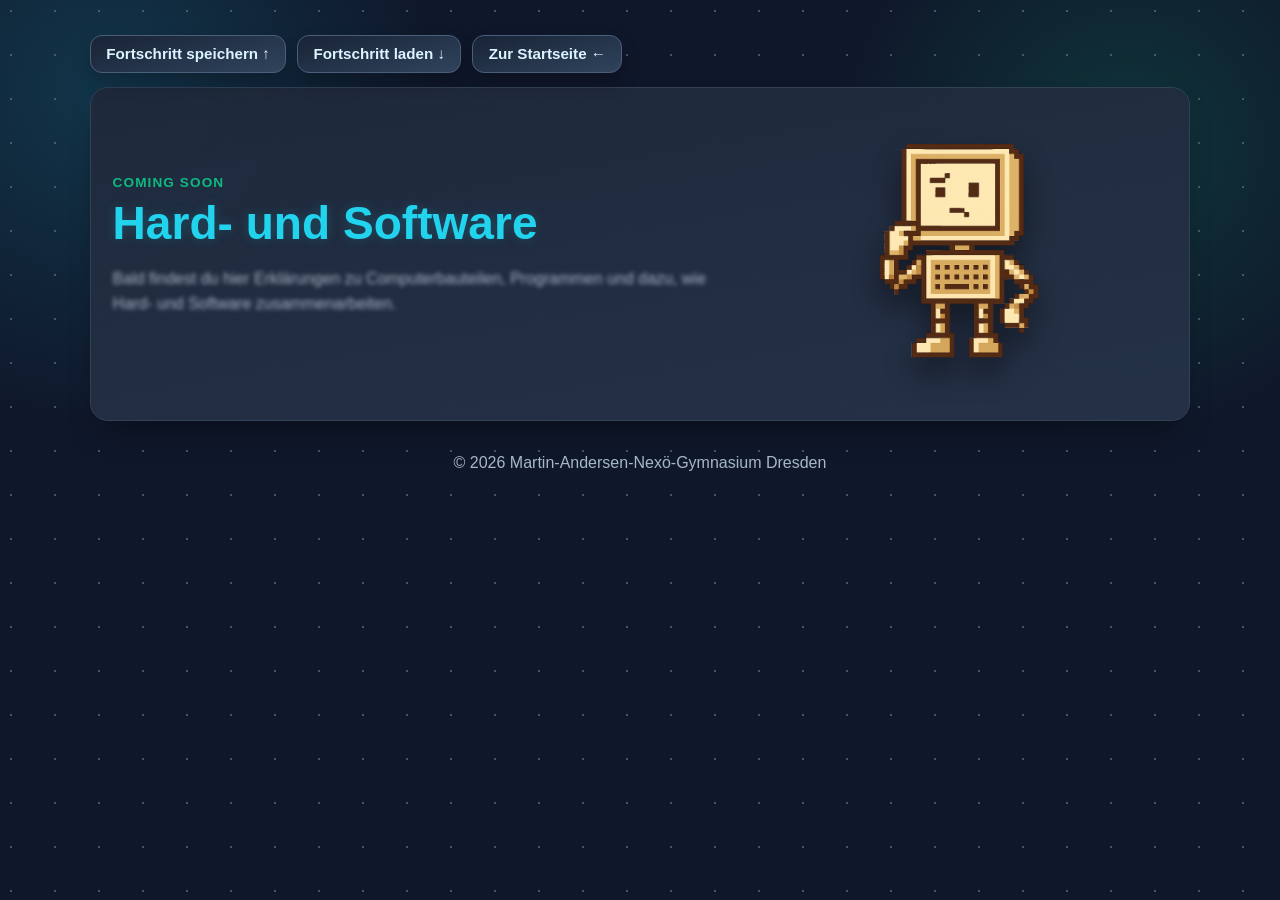
<file: pages/software.html>
<!doctype html>
<html lang="de">
<head>
  <meta charset="UTF-8" />
  <meta name="viewport" content="width=device-width, initial-scale=1.0" />
  <title>Hard- und Software - Coming soon</title>
  <link rel="stylesheet" href="../assets/css/main.css" />
</head>
<body data-page-key="hard-und-software">
  <header class="hero">
    <div class="progress-toolbar" aria-label="Fortschritt Aktionen">
      <button class="progress-btn" id="saveProgressBtn" type="button">Fortschritt speichern ↑</button>
      <button class="progress-btn" id="loadProgressBtn" type="button">Fortschritt laden ↓</button>
      <a class="progress-btn" href="../index.html">Zur Startseite ←</a>
      <input id="loadProgressFile" type="file" accept="application/json,.json" hidden />
      <span class="progress-message" id="progressMessage" aria-live="polite"></span>
    </div>

    <div class="hero-inner">
      <div>
        <p class="eyebrow">Coming soon</p>
        <h1>Hard- und Software</h1>
        <p class="intro blurred">
          Bald findest du hier Erklärungen zu Computerbauteilen, Programmen
          und dazu, wie Hard- und Software zusammenarbeiten.
        </p>
      </div>
      <div class="mascot-wrap" aria-hidden="true">
        <img class="mascot" src="../assets/images/byte/Byte_Thinking.png" alt="" />
      </div>
    </div>
  </header>
  <footer class="footer">
    <p>&copy; 2026 Martin-Andersen-Nexö-Gymnasium Dresden</p>
  </footer>
  <script src="../assets/js/progress.js"></script>
</body>
</html>
</file>
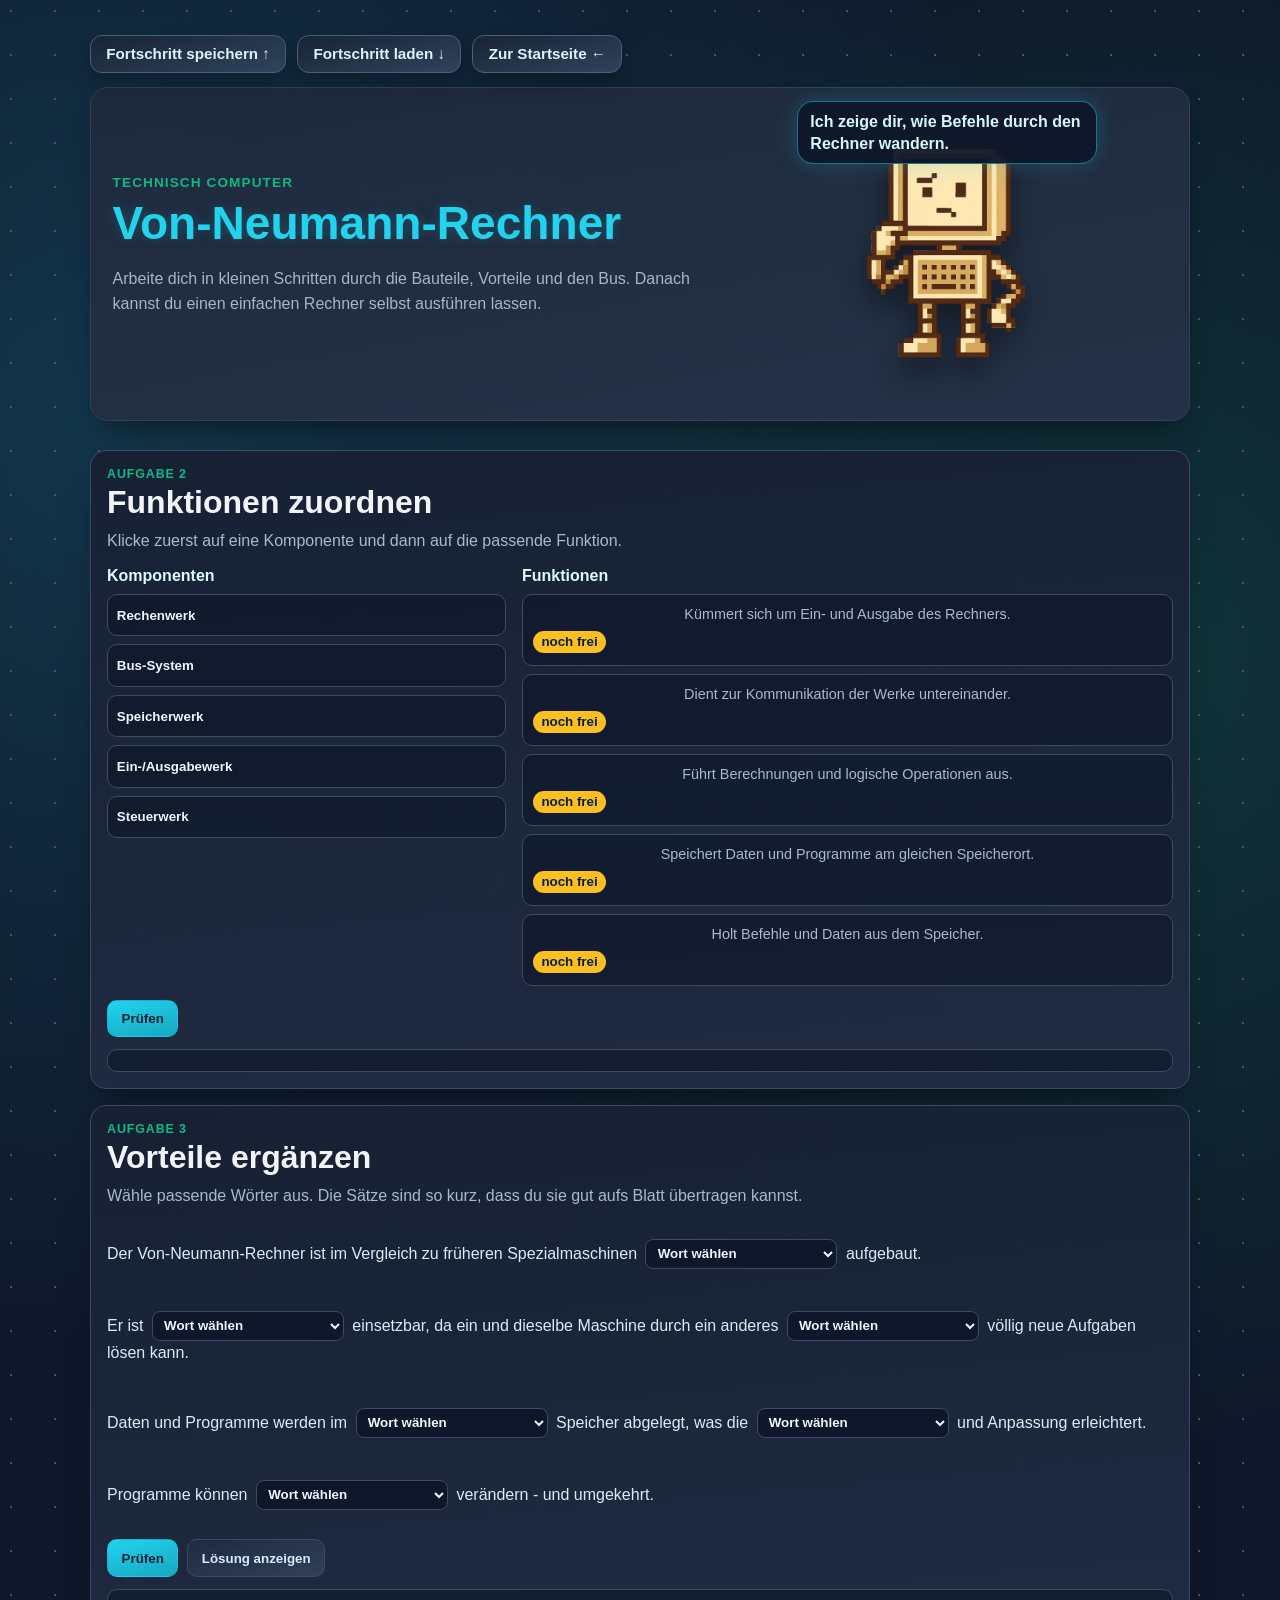
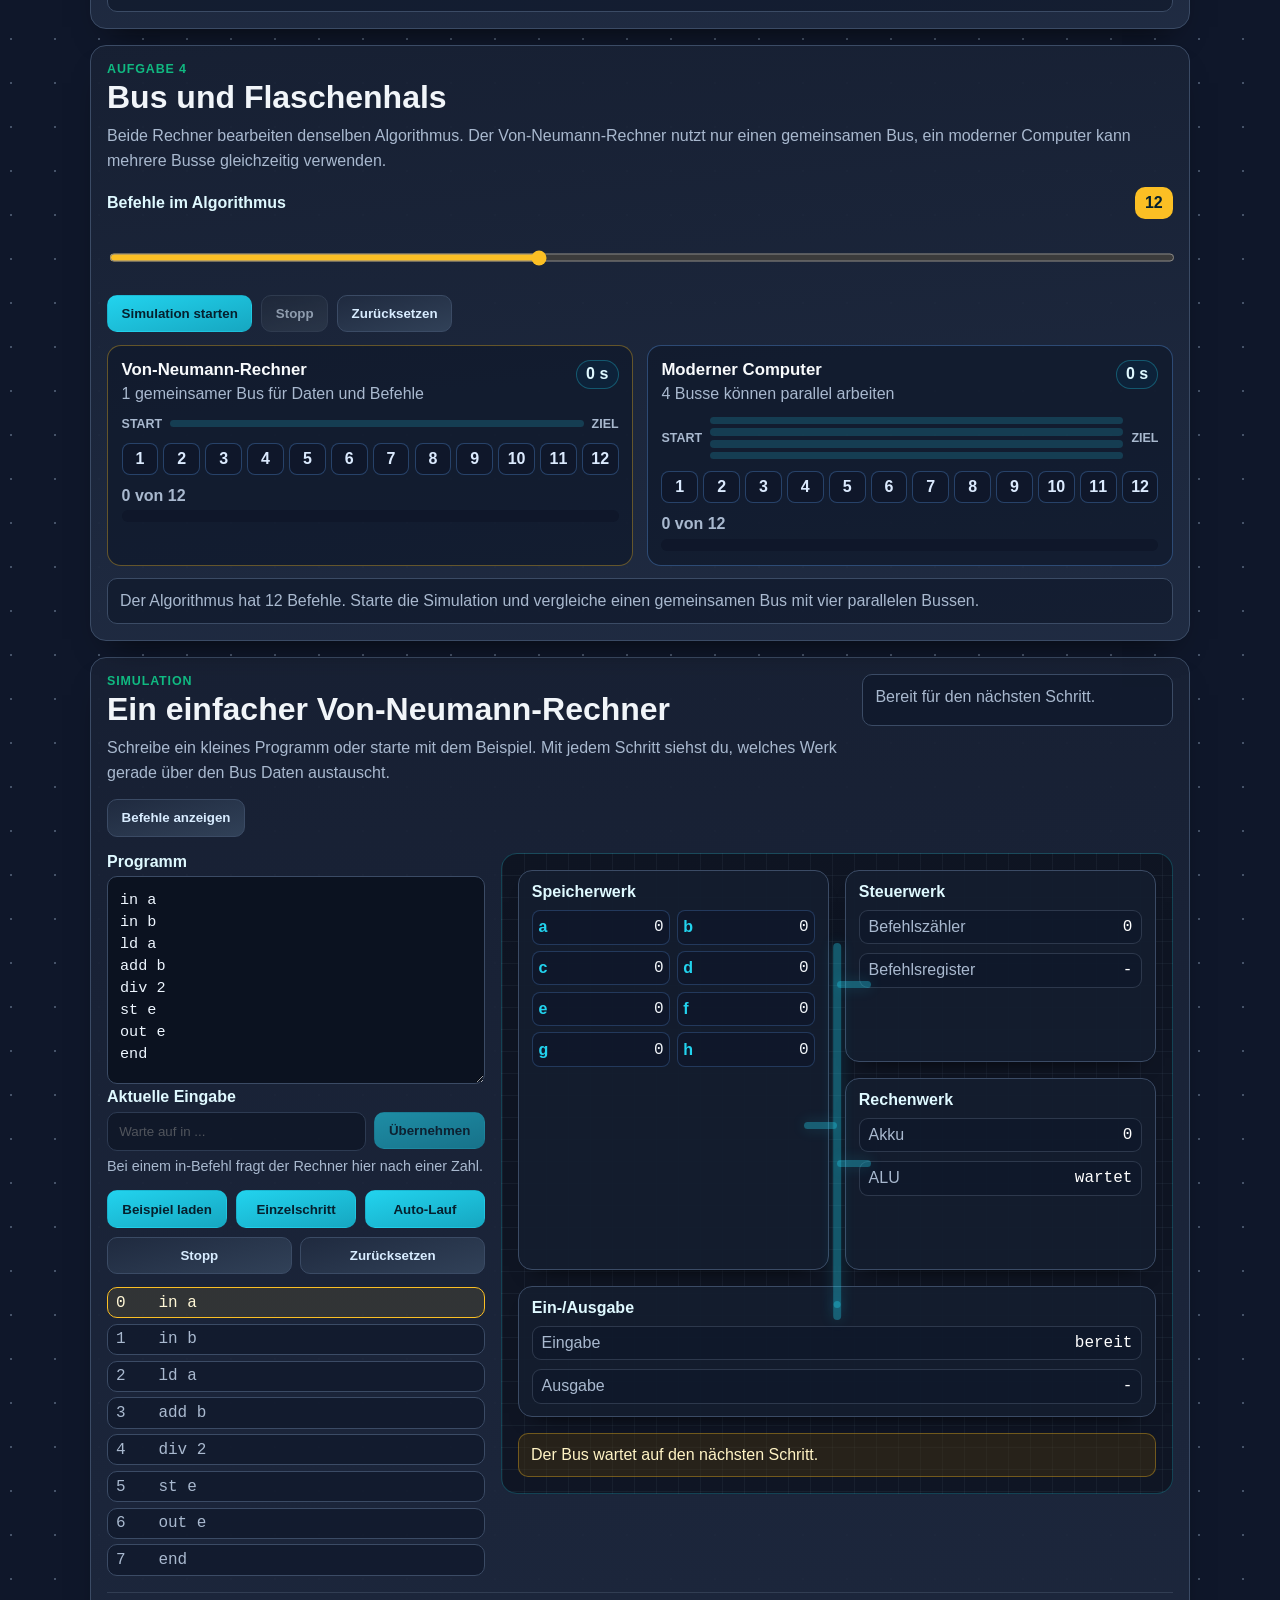
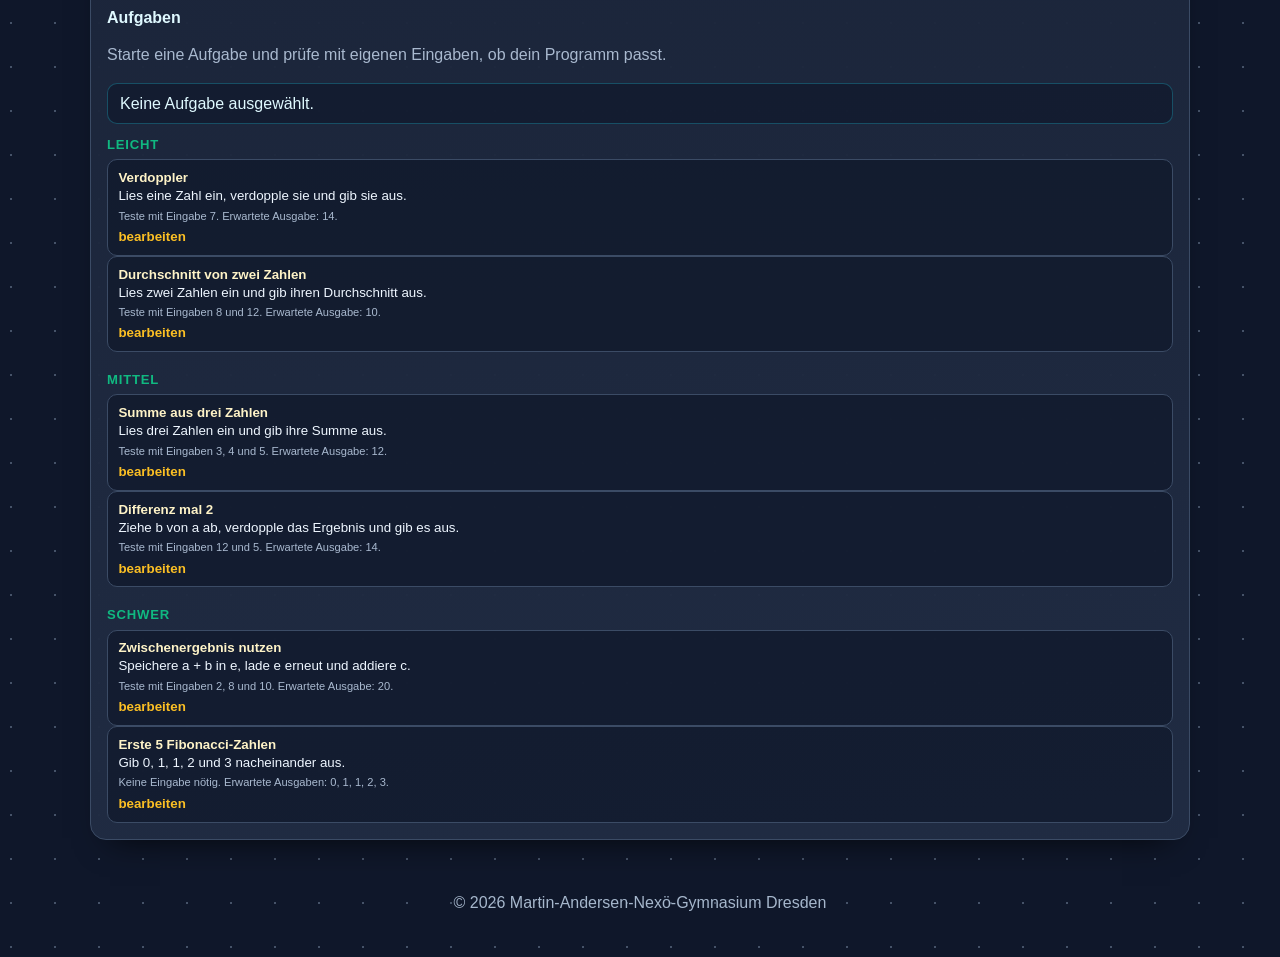
<file: pages/von-neumann.html>
<!doctype html>
<html lang="de">
<head>
  <meta charset="UTF-8" />
  <meta name="viewport" content="width=device-width, initial-scale=1.0" />
  <title>Von-Neumann-Rechner</title>
  <link rel="icon" type="image/png" href="../assets/images/favicon.png" />
  <link rel="stylesheet" href="../assets/css/main.css" />
  <link rel="stylesheet" href="../assets/css/von-neumann.css" />
</head>
<body data-page-key="von-neumann">
  <header class="hero vn-hero">
    <div class="progress-toolbar" aria-label="Fortschritt Aktionen">
      <button class="progress-btn" id="saveProgressBtn" type="button">Fortschritt speichern ↑</button>
      <button class="progress-btn" id="loadProgressBtn" type="button">Fortschritt laden ↓</button>
      <a class="progress-btn" href="../index.html">Zur Startseite ←</a>
      <input id="loadProgressFile" type="file" accept="application/json,.json" hidden />
      <span class="progress-message" id="progressMessage" aria-live="polite"></span>
    </div>

    <div class="hero-inner vn-hero-inner">
      <div>
        <p class="eyebrow">Technisch Computer</p>
        <h1>Von-Neumann-Rechner</h1>
        <p class="intro">
          Arbeite dich in kleinen Schritten durch die Bauteile, Vorteile und den Bus.
          Danach kannst du einen einfachen Rechner selbst ausführen lassen.
        </p>
      </div>
      <div class="mascot-wrap" aria-hidden="true">
        <img class="mascot" src="../assets/images/byte/Byte_Thinking.png" alt="" />
        <span class="speech">Ich zeige dir, wie Befehle durch den Rechner wandern.</span>
      </div>
    </div>
  </header>

  <main class="container vn-page">
    <section class="worksheet-grid" aria-label="Arbeitsblattstationen">
      <article class="vn-card worksheet-card" id="task2-card">
        <div class="card-heading">
          <p class="station-label">Aufgabe 2</p>
          <h2>Funktionen zuordnen</h2>
        </div>
        <p class="compact-copy">
          Klicke zuerst auf eine Komponente und dann auf die passende Funktion.
        </p>
        <div class="matching-layout">
          <div>
            <h3>Komponenten</h3>
            <div class="choice-list" id="componentBank"></div>
          </div>
          <div>
            <h3>Funktionen</h3>
            <div class="target-list" id="functionTargets"></div>
          </div>
        </div>
        <div class="action-row">
          <button class="vn-btn" id="task2Check" type="button">Prüfen</button>
        </div>
        <div class="feedback-box" id="task2Feedback" aria-live="polite"></div>
      </article>

      <article class="vn-card worksheet-card" id="task3-card">
        <div class="card-heading">
          <p class="station-label">Aufgabe 3</p>
          <h2>Vorteile ergänzen</h2>
        </div>
        <p class="compact-copy">
          Wähle passende Wörter aus. Die Sätze sind so kurz, dass du sie gut aufs Blatt übertragen kannst.
        </p>
        <div class="cloze-text" id="clozeText"></div>
        <div class="action-row">
          <button class="vn-btn" id="task3Check" type="button">Prüfen</button>
          <button class="vn-btn ghost" id="task3Reveal" type="button">Lösung anzeigen</button>
        </div>
        <div class="feedback-box" id="task3Feedback" aria-live="polite"></div>
      </article>

      <article class="vn-card worksheet-card" id="task4-card">
        <div class="card-heading">
          <p class="station-label">Aufgabe 4</p>
          <h2>Bus und Flaschenhals</h2>
        </div>
        <p class="compact-copy">
          Beide Rechner bearbeiten denselben Algorithmus. Der Von-Neumann-Rechner nutzt nur einen
          gemeinsamen Bus, ein moderner Computer kann mehrere Busse gleichzeitig verwenden.
        </p>
        <div class="bottleneck-lab" id="bottleneckLab">
          <div class="bottleneck-controls">
            <label class="range-control" for="algorithmSlider">
              <span>Befehle im Algorithmus</span>
              <strong id="algorithmCountLabel">12</strong>
            </label>
            <input id="algorithmSlider" type="range" min="4" max="24" value="12" />
          </div>

          <div class="action-row bottleneck-actions">
            <button class="vn-btn" id="bottleneckStartBtn" type="button">Simulation starten</button>
            <button class="vn-btn ghost" id="bottleneckStopBtn" type="button">Stopp</button>
            <button class="vn-btn ghost" id="bottleneckResetBtn" type="button">Zurücksetzen</button>
          </div>

          <div class="compare-machines" aria-label="Vergleich von Von-Neumann-Rechner und modernem Computer">
            <section class="machine-card von-neumann-machine">
              <div class="machine-card-head">
                <div>
                  <h3>Von-Neumann-Rechner</h3>
                  <p>1 gemeinsamer Bus für Daten und Befehle</p>
                </div>
                <strong id="vnTime">0 s</strong>
              </div>
              <div class="machine-bus one-bus" aria-hidden="true">
                <span>Start</span>
                <div class="bus-lane active-lane"></div>
                <span>Ziel</span>
              </div>
              <div class="algorithm-queue" id="vnQueue" aria-label="Von-Neumann Algorithmusfortschritt"></div>
              <div class="machine-progress">
                <span id="vnProgressText">0 von 12</span>
                <div><span id="vnProgressBar"></span></div>
              </div>
            </section>

            <section class="machine-card modern-machine">
              <div class="machine-card-head">
                <div>
                  <h3>Moderner Computer</h3>
                  <p>4 Busse können parallel arbeiten</p>
                </div>
                <strong id="modernTime">0 s</strong>
              </div>
              <div class="machine-bus multi-bus" aria-hidden="true">
                <span>Start</span>
                <div>
                  <i class="bus-lane active-lane"></i>
                  <i class="bus-lane active-lane"></i>
                  <i class="bus-lane active-lane"></i>
                  <i class="bus-lane active-lane"></i>
                </div>
                <span>Ziel</span>
              </div>
              <div class="algorithm-queue" id="modernQueue" aria-label="Moderner Algorithmusfortschritt"></div>
              <div class="machine-progress">
                <span id="modernProgressText">0 von 12</span>
                <div><span id="modernProgressBar"></span></div>
              </div>
            </section>
          </div>
        </div>
        <div class="feedback-box" id="task4Feedback" aria-live="polite"></div>
      </article>
    </section>

    <section class="vn-card simulator-section" aria-labelledby="sim-title">
      <div class="sim-header">
        <div>
          <p class="station-label">Simulation</p>
          <h2 id="sim-title">Ein einfacher Von-Neumann-Rechner</h2>
          <p class="compact-copy">
            Schreibe ein kleines Programm oder starte mit dem Beispiel. Mit jedem Schritt siehst du,
            welches Werk gerade über den Bus Daten austauscht.
          </p>
          <button class="vn-btn ghost" id="openCommandGlossary" type="button">Befehle anzeigen</button>
        </div>
        <div class="sim-status" id="simFeedback" aria-live="polite">Bereit.</div>
      </div>

      <div class="simulator-grid">
        <section class="program-panel" aria-label="Programm">
          <label class="field-label" for="programEditor">Programm</label>
          <textarea id="programEditor" spellcheck="false"></textarea>
          <label class="field-label" for="inputQueue">Aktuelle Eingabe</label>
          <div class="input-row">
            <input id="inputQueue" type="number" inputmode="numeric" placeholder="Warte auf in ..." disabled />
            <button class="vn-btn" id="submitInputBtn" type="button" disabled>Übernehmen</button>
          </div>
          <p class="helper-text" id="inputHint">Starte das Programm. Bei einem in-Befehl fragt der Rechner nach einer Zahl.</p>
          <div class="action-row sim-controls">
            <button class="vn-btn" id="loadExampleBtn" type="button">Beispiel laden</button>
            <button class="vn-btn" id="stepBtn" type="button">Einzelschritt</button>
            <button class="vn-btn" id="runBtn" type="button">Auto-Lauf</button>
            <button class="vn-btn ghost" id="stopBtn" type="button">Stopp</button>
            <button class="vn-btn ghost" id="resetSimBtn" type="button">Zurücksetzen</button>
          </div>
          <div class="program-lines" id="programLines" aria-label="Programmschritte"></div>
        </section>

        <section class="sim-board" id="simBoard" aria-label="Von-Neumann-Simulationsbrett">
          <div class="bus-packet" id="busPacket">Bus</div>
          <div class="main-bus" aria-hidden="true">
            <span class="bus-connector memory-connector"></span>
            <span class="bus-connector control-connector"></span>
            <span class="bus-connector alu-connector"></span>
            <span class="bus-connector io-connector"></span>
          </div>
          <article class="sim-unit memory-unit" data-unit="memory">
            <h3>Speicherwerk</h3>
            <div class="memory-grid" id="memoryCells"></div>
          </article>

          <article class="sim-unit control-unit" data-unit="control">
            <h3>Steuerwerk</h3>
            <dl class="register-list">
              <div><dt>Befehlszähler</dt><dd id="pcValue">0</dd></div>
              <div><dt>Befehlsregister</dt><dd id="irValue">-</dd></div>
            </dl>
          </article>

          <article class="sim-unit alu-unit" data-unit="alu">
            <h3>Rechenwerk</h3>
            <dl class="register-list">
              <div><dt>Akku</dt><dd id="accValue">0</dd></div>
              <div><dt>ALU</dt><dd id="aluValue">wartet</dd></div>
            </dl>
          </article>

          <article class="sim-unit io-unit" data-unit="io">
            <h3>Ein-/Ausgabe</h3>
            <dl class="register-list">
              <div><dt>Eingabe</dt><dd id="ioInputValue">8, 12</dd></div>
              <div><dt>Ausgabe</dt><dd id="ioOutputValue">-</dd></div>
            </dl>
          </article>

          <div class="bus-label" id="currentBusText">Der Bus wartet auf den nächsten Schritt.</div>
        </section>
      </div>

      <section class="task-panel" aria-label="Zusatzaufgaben">
        <h3>Aufgaben</h3>
        <p>Starte eine Aufgabe und prüfe mit eigenen Eingaben, ob dein Programm passt.</p>
        <div class="active-task-box" id="activeTaskBox">Keine Aufgabe ausgewählt.</div>
        <div class="extension-list" id="extensionTasks"></div>
      </section>
    </section>
  </main>

  <div class="modal-overlay" id="commandGlossaryModal" hidden>
    <section class="command-modal" role="dialog" aria-modal="true" aria-labelledby="commandGlossaryTitle">
      <div class="modal-header">
        <h2 id="commandGlossaryTitle">Befehle für die Simulation</h2>
        <button class="close-btn" id="closeCommandGlossary" type="button" aria-label="Glossar schließen">&times;</button>
      </div>
      <div class="command-list" id="commandGlossaryList"></div>
    </section>
  </div>

  <footer class="footer">
    <p>&copy; 2026 Martin-Andersen-Nexö-Gymnasium Dresden</p>
  </footer>

  <script src="../assets/js/progress.js"></script>
  <script src="../assets/js/von-neumann.js"></script>
</body>
</html>
</file>
<file: assets/css/main.css>
:root {
  --primary: #22d3ee;
  --secondary: #10b981;
  --accent: #fbbf24;
  --bg: #0f172a;
  --surface: #1e293b;
  --surface-soft: #253248;
  --text: #f1f5f9;
  --muted: #a8b5c7;
  --border: #334155;
  --trace: #64748b;
  --shadow: 0 16px 30px -14px rgba(0, 0, 0, 0.55);
  --shadow-glow: 0 0 24px rgba(34, 211, 238, 0.22);
  --radius: 18px;
}

* {
  box-sizing: border-box;
}

body {
  margin: 0;
  font-family: "Segoe UI", "Trebuchet MS", Verdana, sans-serif;
  color: var(--text);
  background-color: var(--bg);
  background-image:
    radial-gradient(circle at 25% 25%, rgba(100, 116, 139, 0.45) 1px, transparent 1px),
    radial-gradient(circle at 75% 75%, rgba(100, 116, 139, 0.35) 1px, transparent 1px),
    radial-gradient(circle at 88% 16%, rgba(16, 185, 129, 0.18), transparent 22%),
    radial-gradient(circle at 8% 10%, rgba(34, 211, 238, 0.16), transparent 24%);
  background-size: 44px 44px, 44px 44px, auto, auto;
  background-position: 0 0, 22px 22px, center, center;
  min-height: 100vh;
}

.hero {
  padding: 2.2rem 1.25rem 1.1rem;
}

.hero-inner,
.container,
.footer {
  width: min(1100px, 100% - 2rem);
  margin: 0 auto;
}

.progress-toolbar {
  width: min(1100px, 100% - 2rem);
  margin: 0 auto 0.85rem;
  display: flex;
  align-items: center;
  gap: 0.7rem;
  flex-wrap: wrap;
}

.progress-btn {
  display: inline-flex;
  align-items: center;
  justify-content: center;
  gap: 0.35rem;
  appearance: none;
  border: 1px solid #4b5e7a;
  background: linear-gradient(165deg, #182336, #30445c);
  color: #dcf4ff;
  text-decoration: none;
  font-weight: 700;
  font-size: 0.95rem;
  line-height: 1.1;
  border-radius: 12px;
  padding: 0.6rem 0.95rem;
  cursor: pointer;
  box-shadow: 0 10px 18px rgba(0, 0, 0, 0.22);
  transition: border-color 140ms ease, box-shadow 140ms ease, filter 140ms ease, transform 140ms ease;
}

.progress-btn:hover {
  filter: brightness(1.08);
  transform: translateY(-1px);
  border-color: rgba(34, 211, 238, 0.5);
  box-shadow: 0 12px 22px rgba(0, 0, 0, 0.28), 0 0 0 1px rgba(34, 211, 238, 0.15);
}

.progress-btn:focus-visible {
  outline: 3px solid rgba(34, 211, 238, 0.3);
  outline-offset: 2px;
}

.progress-message {
  color: #9fbbd7;
  font-size: 0.9rem;
  flex: 1 1 16rem;
  min-height: 1.35rem;
}

.hero-inner {
  display: grid;
  grid-template-columns: 1.2fr 0.8fr;
  gap: 1.2rem;
  align-items: center;
  background: linear-gradient(170deg, rgba(30, 41, 59, 0.96), rgba(37, 50, 72, 0.95));
  border: 1px solid var(--border);
  border-radius: var(--radius);
  box-shadow: var(--shadow);
  padding: 1.35rem;
}

.eyebrow {
  margin: 0;
  letter-spacing: 0.08em;
  text-transform: uppercase;
  color: var(--secondary);
  font-weight: 700;
  font-size: 0.85rem;
}

h1 {
  margin: 0.35rem 0 0.6rem;
  font-size: clamp(1.9rem, 3.6vw, 2.9rem);
  color: var(--primary);
  text-shadow: 0 0 12px rgba(34, 211, 238, 0.22);
}

h2 {
  margin: 0;
  font-size: clamp(1.4rem, 2.5vw, 2rem);
  color: var(--text);
}

h3 {
  margin-top: 0;
  color: #d9f8ff;
}

.intro,
.section-text {
  color: var(--muted);
  line-height: 1.58;
  max-width: 68ch;
}

.highlight-action {
  color: #05202e;
  background: linear-gradient(165deg, #22d3ee, #17afc8);
  border-radius: 999px;
  padding: 0.08rem 0.55rem;
  font-weight: 800;
  box-shadow: 0 0 0 1px rgba(34, 211, 238, 0.3);
}

.mascot-wrap {
  justify-self: center;
  position: relative;
  animation: float 4s ease-in-out infinite;
}

.mascot {
  width: min(190px, 40vw);
  filter: drop-shadow(0 16px 14px rgba(0, 0, 0, 0.4));
}

.speech {
  position: absolute;
  left: 50%;
  top: -8px;
  transform: translateX(-50%);
  display: inline-block;
  width: min(300px, calc(100vw - 2.6rem));
  max-width: calc(100vw - 2.6rem);
  padding: 0.55rem 0.75rem;
  border-radius: 16px;
  background: rgba(15, 23, 42, 0.95);
  border: 1px solid rgba(34, 211, 238, 0.5);
  box-shadow: var(--shadow-glow);
  font-weight: 700;
  color: #d7f7ff;
  line-height: 1.35;
}

.container {
  padding: 1.8rem 0 2.4rem;
}

.grid {
  margin-top: 1rem;
  display: grid;
  grid-template-columns: repeat(3, minmax(0, 1fr));
  grid-template-areas:
    "binary ascii algorithmen"
    "software von-neumann .";
  gap: 1rem;
}

.card-binary {
  grid-area: binary;
}

.card-algorithmen {
  grid-area: algorithmen;
}

.card-von-neumann {
  grid-area: von-neumann;
}

.card-software {
  grid-area: software;
}

.card-ascii {
  grid-area: ascii;
}

.card {
  background: linear-gradient(175deg, var(--surface), var(--surface-soft));
  border: 1px solid var(--border);
  border-radius: var(--radius);
  padding: 1rem 1rem 1.1rem;
  box-shadow: var(--shadow);
  display: flex;
  flex-direction: column;
  cursor: pointer;
  transform: translateY(14px);
  opacity: 0;
  animation: reveal 0.55s forwards;
  transition: box-shadow 180ms ease, border-color 180ms ease;
}

.card:hover {
  border-color: #4ea8ff;
  box-shadow: var(--shadow), 0 0 0 1px rgba(78, 168, 255, 0.25);
}

.card:focus-visible {
  outline: 3px solid #2f8bc0;
  outline-offset: 2px;
}

.card:nth-child(2) {
  animation-delay: 0.08s;
}

.card:nth-child(3) {
  animation-delay: 0.16s;
}

.card:nth-child(4) {
  animation-delay: 0.24s;
}

.card:nth-child(5) {
  animation-delay: 0.32s;
}

.card p {
  min-height: 5.2rem;
  color: #bfd0e3;
}

.card.active {
  border-color: rgba(16, 185, 129, 0.8);
  position: relative;
  overflow: hidden;
}

.card.active::before {
  content: "Aktiv";
  position: absolute;
  right: 0.8rem;
  top: 0.7rem;
  font-size: 0.78rem;
  color: #0f172a;
  background: #34d399;
  border-radius: 999px;
  padding: 0.15rem 0.55rem;
  font-weight: 700;
}

.card.locked {
  background: linear-gradient(175deg, #1b2638, #243247);
}

.blurred {
  filter: blur(2.2px);
  user-select: none;
}

.btn {
  display: inline-block;
  border-radius: 10px;
  background: linear-gradient(165deg, #22d3ee, #1aa7c3);
  color: #05202e;
  text-decoration: none;
  font-weight: 800;
  padding: 0.55rem 0.9rem;
  margin-top: auto;
  transition: transform 150ms ease, filter 150ms ease;
}

.btn:hover {
  transform: translateY(-2px);
  filter: brightness(1.08);
}

.btn.ghost {
  background: linear-gradient(165deg, #1e293b, #314155);
  color: #cfe0f4;
  border: 1px solid #4c5f77;
}

.btn.ghost:hover {
  background: linear-gradient(165deg, #28364d, #3a4c63);
}

.footer {
  text-align: center;
  padding-bottom: 1.8rem;
  color: #a6b7cc;
}

@keyframes float {
  0%,
  100% {
    transform: translateY(0);
  }
  50% {
    transform: translateY(-10px);
  }
}

@keyframes reveal {
  to {
    transform: translateY(0);
    opacity: 1;
  }
}

@media (max-width: 820px) {
  .grid {
    grid-template-columns: 1fr;
    grid-template-areas:
      "binary"
      "ascii"
      "algorithmen"
      "software"
      "von-neumann";
  }

  .hero-inner {
    grid-template-columns: 1fr;
  }

  .progress-toolbar {
    justify-content: flex-start;
  }

  .progress-message {
    flex: 1 1 100%;
  }

  .speech {
    position: static;
    transform: none;
    width: 100%;
    max-width: 100%;
    margin-top: 0.55rem;
  }
}
</file>
<file: binary-ascii-visualizer/style.css>
:root {
    /* Dark Mode PCB Theme */
    --primary-color: #22d3ee;
    --secondary-color: #10b981;
    --accent-color: #fbbf24;
    --background-color: #0f172a;
    --surface-color: #1e293b;
    --text-primary: #f1f5f9;
    --text-secondary: #94a3b8;
    --border-color: #334155;
    --switch-off: #475569;
    --switch-on: #10b981;
    --led-off: #64748b;
    --led-on: #10b981;
    --shadow: 0 4px 6px -1px rgb(0 0 0 / 0.3), 0 2px 4px -2px rgb(0 0 0 / 0.1);
    --shadow-lg: 0 20px 25px -5px rgb(0 0 0 / 0.3), 0 8px 10px -6px rgb(0 0 0 / 0.1);
    
    /* ASCII Character Colors */
    --ascii-control: #a855f7;     /* Purple for control characters (0-31) */
    --ascii-special: #3b82f6;     /* Blue for special characters */
    --ascii-digits: #f59e0b;      /* Orange for digits (48-57) */
    --ascii-letters: #ef4444;     /* Red for letters (65-90, 97-122) */
    --ascii-default: #22d3ee;     /* Cyan for other printable */
    
    /* PCB Traces */
    --trace-color: #64748b;
    --trace-glow: #22d3ee;
}

* {
    margin: 0;
    padding: 0;
    box-sizing: border-box;
}

body {
    font-family: -apple-system, BlinkMacSystemFont, 'Segoe UI', 'Roboto', 'Oxygen', 'Ubuntu', 'Cantarell', sans-serif;
    background-color: var(--background-color);
    background-image: 
        /* PCB texture points only */
        radial-gradient(circle at 25% 25%, var(--trace-color) 1px, transparent 1px),
        radial-gradient(circle at 75% 75%, var(--trace-color) 1px, transparent 1px);
    background-size: 40px 40px, 40px 40px;
    background-position: 0 0, 20px 20px;
    color: var(--text-primary);
    line-height: 1.6;
    min-height: 100vh;
}

.tc-progress-toolbar {
    max-width: 1400px;
    margin: 20px auto 0;
    padding: 0 20px;
    display: flex;
    gap: 10px;
    align-items: center;
    flex-wrap: wrap;
}

.tc-progress-btn {
    display: inline-flex;
    align-items: center;
    gap: 4px;
    border: 1px solid var(--border-color);
    background: linear-gradient(165deg, #1b2537, #2f4158);
    color: #dcf4ff;
    text-decoration: none;
    font-weight: 700;
    border-radius: 8px;
    padding: 8px 12px;
    cursor: pointer;
}

.tc-progress-btn:hover {
    border-color: var(--primary-color);
    box-shadow: 0 0 10px var(--trace-glow);
}

.tc-progress-message {
    color: var(--text-secondary);
    font-size: 0.92rem;
}

.container {
    max-width: 1400px;
    margin: 0 auto;
    padding: 20px;
}

/* Header */
header {
    background-color: var(--surface-color);
    padding: 20px;
    border-radius: 16px;
    box-shadow: var(--shadow);
    border: 1px solid var(--border-color);
    margin-bottom: 30px;
}

h1 {
    font-size: 1.8rem;
    font-weight: 700;
    color: var(--primary-color);
    text-align: center;
    margin-bottom: 15px;
    text-shadow: 0 0 10px var(--trace-glow);
}

.module-controls {
    display: flex;
    justify-content: center;
    align-items: center;
}

.info-text {
    color: var(--text-secondary);
    font-style: italic;
    text-align: center;
}

/* Section Headers */
.section-header {
    text-align: center;
    margin-bottom: 15px;
    padding-bottom: 10px;
    border-bottom: 1px solid var(--border-color);
}

.section-title {
    font-size: 1.1rem;
    font-weight: 500;
    color: var(--text-primary);
    margin: 0;
    text-shadow: 0 0 3px var(--trace-glow);
}

/* Local module controls */
.values-controls,
.output-controls {
    display: flex;
    gap: 15px;
    justify-content: center;
    margin-bottom: 20px;
    flex-wrap: wrap;
}

.values-controls .module-toggle,
.output-controls .module-toggle {
    padding: 8px 12px;
    font-size: 0.9rem;
}

/* Responsive adjustments for local controls */
@media (max-width: 768px) {
    .values-controls,
    .output-controls {
        flex-direction: column;
        gap: 10px;
    }
}

.module-toggle {
    display: flex;
    align-items: center;
    gap: 8px;
    cursor: pointer;
    font-size: 1rem;
    font-weight: 500;
    padding: 12px 16px;
    border-radius: 8px;
    background-color: var(--border-color);
    border: 1px solid var(--trace-color);
    transition: all 0.2s;
    color: var(--text-primary);
}

.module-toggle:hover {
    background-color: var(--surface-color);
    border-color: var(--primary-color);
    box-shadow: 0 0 10px var(--trace-glow);
}

.module-toggle input[type="checkbox"] {
    width: 20px;
    height: 20px;
    cursor: pointer;
    accent-color: var(--primary-color);
}

/* Main Content */
main {
    display: grid;
    grid-template-columns: 1fr auto;
    gap: 40px;
    margin-bottom: 40px;
}

/* Bit Display Area */
.bit-display {
    background-color: var(--surface-color);
    padding: 40px;
    border-radius: 16px;
    box-shadow: var(--shadow);
    border: 1px solid var(--border-color);
}

/* LEDs */
.leds {
    display: grid;
    grid-template-columns: repeat(8, 1fr);
    gap: 20px;
    margin-bottom: 15px;
}

.led {
    width: 40px;
    height: 40px;
    border-radius: 50%;
    background-color: var(--led-off);
    margin: 0 auto;
    transition: all 0.3s ease;
    box-shadow: inset 0 2px 4px 0 rgb(0 0 0 / 0.1);
    display: flex;
    align-items: center;
    justify-content: center;
    font-family: 'Courier New', monospace;
    font-size: 18px;
    font-weight: bold;
    color: #444;
}

.led.on {
    background-color: var(--led-on);
    box-shadow: 0 0 20px var(--led-on), 0 0 40px var(--led-on), inset 0 2px 4px 0 rgb(0 0 0 / 0.3);
    color: #ffffff;
    text-shadow: 0 0 10px rgba(255, 255, 255, 0.8);
}

/* Bit Positions */
.bit-positions {
    display: grid;
    grid-template-columns: repeat(8, 1fr);
    gap: 20px;
    margin-bottom: 20px;
    text-align: center;
}

.bit-position {
    font-size: 0.9rem;
    font-weight: 600;
    color: var(--text-secondary);
}

/* Switches */
.switches {
    display: grid;
    grid-template-columns: repeat(8, 1fr);
    gap: 20px;
    margin-bottom: 30px;
}

.switch-container {
    display: flex;
    justify-content: center;
}

.switch {
    position: relative;
    display: inline-block;
    width: 80px;
    height: 44px;
}

.switch input {
    opacity: 0;
    width: 0;
    height: 0;
}

.slider {
    position: absolute;
    cursor: pointer;
    top: 0;
    left: 0;
    right: 0;
    bottom: 0;
    background-color: var(--switch-off);
    transition: 0.3s;
    border-radius: 22px;
    box-shadow: var(--shadow);
}

.slider:before {
    position: absolute;
    content: "";
    height: 36px;
    width: 36px;
    left: 4px;
    bottom: 4px;
    background-color: white;
    transition: 0.3s;
    border-radius: 50%;
    box-shadow: 0 2px 4px 0 rgb(0 0 0 / 0.2);
}

input:checked + .slider {
    background-color: var(--switch-on);
}

input:checked + .slider:before {
    transform: translateX(36px);
}

.slider:hover {
    box-shadow: var(--shadow-lg);
}

/* Values under switches */
.decimal-values,
.power-values {
    display: grid;
    grid-template-columns: repeat(8, 1fr);
    gap: 15px; /* Abstand zwischen den Kästen - können Sie anpassen */
    text-align: center;
    position: relative; /* Für absolute Positionierung der Hint-Container */
}

/* WICHTIG: Hidden-Regel muss NACH der Display-Grid-Regel stehen */
.decimal-values.hidden,
.power-values.hidden {
    display: none !important;
}

/* Vertikaler Abstand zwischen den Modulen wenn beide sichtbar sind */
.power-values:not(.hidden) {
    margin-top: 30px; /* Abstand wenn Zweierpotenzen sichtbar sind */
}

/* Zusätzlicher Abstand wenn beide Module gleichzeitig sichtbar sind */
.decimal-values:not(.hidden) + .power-values:not(.hidden) {
    margin-top: 40px; /* Größerer Abstand wenn beide aktiv sind */
}

/* Hint-Container aus dem Grid-Flow herausnehmen */
.decimal-values .module-hint-container,
.power-values .module-hint-container {
    position: absolute;
    left: -45px; /* Links daneben wie bei den anderen Hints */
    top: 50%;
    transform: translateY(-50%);
    grid-column: unset; /* Nicht als Grid-Item behandeln */
}

/* Text bei Module-Hints entfernen */
.module-hint-container span {
    display: none;
}

/* Verstärkte CSS-Regel für decimal/power values */
.bit-display .decimal-values .value,
.bit-display .power-values .value {
    font-size: 1.1rem !important;
    font-weight: 600 !important;
    color: var(--primary-color) !important;
    padding: 8px !important;
    background-color: var(--border-color) !important;
    border-radius: 8px !important;
    width: 80px !important; /* Breite der einzelnen Kästen */
    height: 40px !important; /* Höhe der Kästen */
    margin: 0 auto !important; /* Zentriert die Kästen in ihrer Grid-Zelle */
    display: flex !important;
    align-items: center !important;
    justify-content: center !important;
    box-sizing: border-box !important;
}

/* Fallback für ältere Regel */
.decimal-values .value,
.power-values .value {
    font-size: 1.1rem !important;
    font-weight: 600 !important;
    color: var(--primary-color) !important;
    padding: 8px !important;
    background-color: var(--border-color) !important;
    border-radius: 8px !important;
    width: 80px !important; /* Breite der einzelnen Kästen */
    height: 40px !important; /* Höhe der Kästen */
    margin: 0 auto !important; /* Zentriert die Kästen in ihrer Grid-Zelle */
    display: flex !important;
    align-items: center !important;
    justify-content: center !important;
    box-sizing: border-box !important;
}

/* Output Area */
.output-area {
    background-color: var(--surface-color);
    padding: 40px;
    border-radius: 16px;
    box-shadow: var(--shadow);
    border: 1px solid var(--border-color);
    min-width: 300px;
}

.ascii-output {
    text-align: center;
    margin-bottom: 30px;
}

.ascii-output .output-label {
    font-size: 1.2rem;
    font-weight: 600;
    color: var(--text-secondary);
    margin-bottom: 15px;
}

.ascii-char {
    font-size: 8rem;
    font-weight: 700;
    color: var(--ascii-default);
    font-family: 'Courier New', monospace;
    text-shadow: 0 0 15px currentColor;
    min-height: 120px;
    min-width: 120px;
    display: flex;
    align-items: center;
    justify-content: center;
    /* Fixed dimensions to prevent layout shift */
    width: 150px;
    height: 150px;
    margin: 0 auto;
    border-radius: 12px;
    background-color: rgba(0, 0, 0, 0.3);
    border: 2px solid var(--border-color);
}

/* ASCII Character Type Colors */
.ascii-char.control {
    color: var(--ascii-control);
    font-size: 1.5rem;
    text-shadow: 0 0 10px var(--ascii-control);
}

.ascii-char.special {
    color: var(--ascii-special);
    text-shadow: 0 0 15px var(--ascii-special);
}

.ascii-char.digit {
    color: var(--ascii-digits);
    text-shadow: 0 0 15px var(--ascii-digits);
}

.ascii-char.letter {
    color: var(--ascii-letters);
    text-shadow: 0 0 15px var(--ascii-letters);
}

.additional-outputs {
    display: flex;
    flex-direction: column;
    gap: 20px;
}

.binary-output,
.decimal-output,
.grayscale-output {
    text-align: center;
    padding: 20px;
    border-radius: 12px;
    background-color: rgba(0, 0, 0, 0.3);
    border: 1px solid var(--border-color);
}

.output-label {
    font-size: 1rem;
    font-weight: 600;
    color: var(--text-secondary);
    margin-bottom: 8px;
}

.output-value {
    font-size: 1.8rem;
    font-weight: 700;
    color: var(--primary-color);
    font-family: 'Courier New', monospace;
}

/* Spezifische Größe für Dezimalwerte */
#decimal-value {
    font-size: 6rem;
}

.grayscale-box {
    width: 80px;
    height: 80px;
    margin: 10px auto;
    border-radius: 8px;
    border: 2px solid var(--border-color);
    transition: background-color 0.3s ease;
}

.grayscale-info {
    font-size: 1rem;
    color: var(--text-secondary);
    margin-top: 8px;
}

/* Footer */
footer {
    text-align: center;
    margin-top: 40px;
    padding: 20px;
}

.impressum {
    color: var(--text-secondary);
    font-size: 0.8rem;
    line-height: 1.4;
}

.impressum a {
    color: var(--primary-color);
    text-decoration: none;
}

.impressum a:hover {
    text-decoration: underline;
}

/* Hint Bulbs */
.hint-bulb {
    background-color: rgba(34, 211, 238, 0.2);
    border: 2px solid var(--primary-color);
    font-size: 1rem;
    cursor: pointer;
    padding: 5px;
    border-radius: 50%;
    transition: all 0.3s ease;
    position: absolute;
    z-index: 10;
    width: 30px;
    height: 30px;
    display: flex;
    align-items: center;
    justify-content: center;
}

.hint-bulb:hover {
    background-color: rgba(34, 211, 238, 0.4);
    transform: scale(1.1);
}

/* Position hint bulbs properly - all on the left */
#bits-hint {
    left: -45px;
    top: 50%;
    transform: translateY(-50%);
}

#switches-hint {
    left: -45px;
    top: 50%;
    transform: translateY(-50%);
}

#output-hint {
    position: absolute;
    left: 10px;
    top: 10px;
}

/* Module hint bulbs - positioned under their sections on the left */
.module-hint {
    position: static;
    margin: 10px 0 5px 0;
}

/* Container for module hints */
.module-hint-container {
    display: flex;
    align-items: center;
    gap: 10px;
    margin-top: 15px;
}

/* Mission Box */
.mission-box {
    background-color: rgba(34, 211, 238, 0.1);
    border: 2px solid var(--primary-color);
    border-radius: 12px;
    padding: 20px;
    margin-top: 30px;
    animation: pulse 2s infinite;
}

.mission-box h3 {
    color: var(--primary-color);
    margin-bottom: 10px;
    font-size: 1.2rem;
}

.mission-content {
    color: var(--text-primary);
    font-weight: 500;
    font-size: 1.1rem;
    margin-bottom: 20px;
}

/* Mission Selector */
.mission-selector {
    border-top: 1px solid var(--border-color);
    padding-top: 15px;
    margin-top: 15px;
}

.mission-buttons {
    display: flex;
    gap: 10px;
    justify-content: center;
    flex-wrap: wrap;
    margin-bottom: 20px;
}

/* ASCII Table Controls */
.ascii-table-controls {
    display: flex;
    justify-content: center;
    gap: 10px;
    margin-top: 15px;
}

.ascii-table-btn {
    background-color: var(--accent-color);
    color: var(--background-color);
    border: none;
    padding: 12px 20px;
    border-radius: 8px;
    cursor: pointer;
    font-size: 0.95rem;
    font-weight: 500;
    transition: all 0.2s;
    box-shadow: var(--shadow);
}

.ascii-table-btn:hover {
    background-color: #f59e0b;
    transform: translateY(-1px);
    box-shadow: var(--shadow-lg);
}

.help-btn {
    background-color: var(--primary-color);
    color: var(--background-color);
    border: none;
    padding: 12px 20px;
    border-radius: 8px;
    cursor: pointer;
    font-size: 0.95rem;
    font-weight: 500;
    transition: all 0.2s;
    box-shadow: var(--shadow);
}

.help-btn:hover {
    background-color: #0891b2;
    transform: translateY(-1px);
    box-shadow: var(--shadow-lg);
}

.help-btn.hidden {
    display: none;
}

.mission-btn {
    width: 40px;
    height: 40px;
    border-radius: 50%;
    border: 2px solid var(--border-color);
    background-color: var(--border-color);
    color: var(--text-secondary);
    font-weight: 600;
    font-size: 1rem;
    cursor: pointer;
    transition: all 0.3s ease;
    display: flex;
    align-items: center;
    justify-content: center;
    position: relative;
    white-space: pre-line;
}

.mission-btn:hover {
    transform: scale(1.1);
}

/* Bessere Tooltip-Darstellung für gelöste Missionen */
.mission-btn.completed:hover {
    z-index: 1000;
}

.mission-btn.completed:hover::after {
    content: attr(title);
    position: absolute;
    top: 100%;
    left: 50%;
    transform: translateX(-50%);
    background: var(--surface-color);
    color: var(--text-primary);
    padding: 20px 24px;
    border-radius: 12px;
    border: 2px solid var(--accent-color);
    font-size: 1.2rem;
    font-weight: 700;
    white-space: pre-line;
    text-align: center;
    min-width: 300px;
    box-shadow: 0 12px 40px rgba(0, 0, 0, 0.4), 0 0 30px var(--accent-color);
    z-index: 1001;
    animation: tooltipFadeIn 0.3s ease;
    margin-top: 12px;
    line-height: 1.5;
}

.mission-btn.completed:hover::before {
    content: '';
    position: absolute;
    top: 90%;
    left: 50%;
    transform: translateX(-50%);
    border: 12px solid transparent;
    border-bottom-color: var(--accent-color);
    z-index: 1001;
}

@keyframes tooltipFadeIn {
    from {
        opacity: 0;
        transform: translateX(-50%) translateY(10px);
    }
    to {
        opacity: 1;
        transform: translateX(-50%) translateY(0);
    }
}

/* Mission states */
.mission-btn.completed {
    background-color: var(--primary-color);
    border-color: var(--primary-color);
    color: var(--background-color);
    box-shadow: 0 0 15px var(--primary-color);
}

.mission-btn.completed::before {
    content: '✓';
    font-size: 20px;
    font-weight: bold;
}

.mission-btn.current {
    border-color: var(--accent-color);
    border-width: 3px;
    background-color: rgba(251, 191, 36, 0.2);
    color: var(--accent-color);
    box-shadow: 0 0 10px var(--accent-color);
    animation: currentMission 9s infinite alternate;
}

.mission-btn.locked {
    background-color: var(--surface-color);
    border-color: var(--border-color);
    color: var(--text-secondary);
    cursor: not-allowed;
    opacity: 0.6;
}

@keyframes currentMission {
    0% { transform: scale(1); }
    100% { transform: scale(1.05); }
}

@keyframes pulse {
    0%, 100% { box-shadow: 0 0 5px var(--primary-color); }
    50% { box-shadow: 0 0 20px var(--primary-color); }
}

/* Byte Maskottchen Styles */
.byte-mascot {
    width: 120px;
    height: 120px;
    border-radius: 50%;
    background: transparent;
    border: 3px solid var(--primary-color);
    display: flex;
    align-items: center;
    justify-content: center;
    box-shadow: var(--shadow-lg);
    position: relative;
    overflow: hidden;
    margin-right: 15px;
    flex-shrink: 0;
}

.byte-mascot::before {
    content: '';
    position: absolute;
    top: -3px;
    left: -3px;
    right: -3px;
    bottom: -3px;
    background: rgba(34, 211, 238, 0.1);
    border-radius: 50%;
    z-index: -1;
    animation: mascot-glow 2s ease-in-out infinite;
}

.byte-mascot img {
    width: 120px;
    height: 120px;
    object-fit: contain;
    filter: drop-shadow(0 0 5px rgba(34, 211, 238, 0.3));
}

.byte-mascot.celebrating {
    animation: mascot-bounce 0.6s ease-in-out;
}

@keyframes mascot-glow {
    0%, 100% { opacity: 0.1; transform: scale(1); }
    50% { opacity: 0.2; transform: scale(1.02); }
}

@keyframes mascot-bounce {
    0%, 100% { transform: translateY(0) scale(1); }
    50% { transform: translateY(-10px) scale(1.1); }
}

/* Modal Header mit Byte */
.modal-header-with-byte {
    display: flex;
    align-items: center;
    margin-bottom: 20px;
    padding-bottom: 15px;
    border-bottom: 1px solid var(--border-color);
}

.modal-header-with-byte h3 {
    margin: 0;
    color: var(--primary-color);
    font-size: 1.4rem;
}

/* Modal Styles */
.modal-overlay {
    position: fixed;
    top: 0;
    left: 0;
    width: 100%;
    height: 100%;
    background-color: rgba(0, 0, 0, 0.8);
    display: none;
    justify-content: center;
    align-items: center;
    z-index: 9999;
    animation: fadeIn 0.3s ease;
}

.modal-overlay.active {
    display: flex;
}

@keyframes fadeIn {
    from { opacity: 0; }
    to { opacity: 1; }
}

.modal-content {
    background-color: var(--surface-color);
    border-radius: 16px;
    padding: 30px;
    box-shadow: var(--shadow-lg);
    border: 1px solid var(--border-color);
    max-width: 85vw;
    width: fit-content;
    max-height: 90vh;
    overflow-y: auto;
    animation: slideIn 0.3s ease;
    margin: 0 auto;
}

@keyframes slideIn {
    from { 
        opacity: 0;
        transform: translateY(-20px) scale(0.95);
    }
    to { 
        opacity: 1;
        transform: translateY(0) scale(1);
    }
}

@keyframes confetti-fall {
    0% {
        transform: translateY(-50px) rotate(0deg);
        opacity: 1;
    }
    100% {
        transform: translateY(100vh) rotate(360deg);
        opacity: 0;
    }
}

.modal-header {
    display: flex;
    justify-content: space-between;
    align-items: center;
    margin-bottom: 20px;
    border-bottom: 1px solid var(--border-color);
    padding-bottom: 15px;
}

.modal-header h3 {
    color: var(--primary-color);
    margin: 0;
}

.close-btn {
    background: none;
    border: none;
    font-size: 2rem;
    cursor: pointer;
    color: var(--text-secondary);
    padding: 0;
    width: 40px;
    height: 40px;
    border-radius: 50%;
    display: flex;
    align-items: center;
    justify-content: center;
    transition: all 0.2s;
}

.close-btn:hover {
    background-color: rgba(255, 255, 255, 0.1);
    color: var(--text-primary);
}

/* ASCII Table Styles */
.ascii-table-container {
    width: fit-content;
    overflow: visible;
    margin: 0 auto;
}

.ascii-table {
    width: 80%;
    border-collapse: collapse;
    font-family: 'Courier New', monospace;
    font-size: 1rem;
    table-layout: fixed;
    margin: 0 auto;
}

.ascii-table th,
.ascii-table td {
    padding: 8px 4px;
    text-align: center;
    border: 1px solid var(--border-color);
    width: 8.33%; /* 12 Spalten = 100%/12 */
    line-height: 1.4;
}

.ascii-table th {
    background-color: var(--border-color);
    color: var(--text-primary);
    font-weight: 600;
    position: sticky;
    top: 0;
    font-size: 1.1rem;
    padding: 12px 4px;
}

.ascii-table td {
    color: var(--text-primary);
    font-size: 1.1rem;
    min-height: 36px;
}

/* Spezielle Styling für Dec-Spalten */
.ascii-table .ascii-dec {
    font-weight: bold;
    background-color: var(--card-bg);
    font-size: 1.1rem;
}

/* Spezielle Styling für Bin-Spalten */
.ascii-table .ascii-bin {
    font-family: 'Courier New', monospace;
    background-color: rgba(0, 255, 255, 0.1);
    font-size: 0.95rem;
    color: var(--accent-color);
    font-weight: 600;
}

.ascii-table .ascii-control {
    background-color: rgba(168, 85, 247, 0.2);
    color: var(--ascii-control);
    font-weight: 600;
    font-size: 1.1rem;
}

.ascii-table .ascii-special {
    background-color: rgba(59, 130, 246, 0.2);
    color: var(--ascii-special);
    font-weight: 600;
    font-size: 1.3rem;
}

.ascii-table .ascii-digit {
    background-color: rgba(245, 158, 11, 0.2);
    color: var(--ascii-digits);
    font-weight: 700;
    font-size: 1.4rem;
}

.ascii-table .ascii-letter {
    background-color: rgba(239, 68, 68, 0.2);
    color: var(--ascii-letters);
    font-weight: 700;
    font-size: 1.4rem;
}

/* Gruppenabgrenzung: Dickere Ränder zwischen den 3er-Spaltengruppen */
.ascii-table th:nth-child(4),
.ascii-table td:nth-child(4),
.ascii-table th:nth-child(7),
.ascii-table td:nth-child(7),
.ascii-table th:nth-child(10),
.ascii-table td:nth-child(10) {
    border-left: 3px solid var(--accent-color) !important;
}

/* Hint Modal */
.hint-modal {
    max-width: 500px;
}

.hint-content {
    color: var(--text-primary);
    font-size: 1.1rem;
    line-height: 1.6;
}

/* Mission Modal */
.mission-modal {
    max-width: 400px;
    text-align: center;
}

.mission-success h3 {
    color: var(--secondary-color);
    margin-bottom: 20px;
}

.mission-result {
    color: var(--text-primary);
    margin-bottom: 20px;
    font-size: 1.1rem;
    line-height: 1.6;
}

.continue-btn {
    background-color: var(--secondary-color);
    color: white;
    border: none;
    padding: 12px 24px;
    border-radius: 8px;
    cursor: pointer;
    font-size: 1rem;
    font-weight: 500;
    transition: all 0.2s;
    display: block;
    margin: 0 auto;
}

/* Help Modals */
.help-modal {
    max-width: 450px;
    text-align: center;
}

.help-content {
    color: var(--text-primary);
    margin-bottom: 20px;
    font-size: 1.1rem;
    line-height: 1.6;
}

.help-content p {
    margin-bottom: 15px;
}

.help-buttons {
    display: flex;
    flex-direction: column;
    gap: 10px;
    margin-top: 20px;
}

.help-btn-yes, .help-btn-no {
    background-color: var(--primary-color);
    color: var(--background-color);
    border: none;
    padding: 12px 24px;
    border-radius: 8px;
    cursor: pointer;
    font-size: 1rem;
    font-weight: 500;
    transition: all 0.2s;
}

.help-btn-yes:hover {
    background-color: var(--secondary-color);
}

.help-btn-no {
    background-color: var(--border-color);
    color: var(--text-secondary);
}

.help-btn-no:hover {
    background-color: var(--switch-off);
}

.help-explanation {
    color: var(--text-primary);
    font-size: 1.1rem;
    line-height: 1.6;
    text-align: left;
    max-height: 400px;
    overflow-y: auto;
}

.help-explanation h4 {
    color: var(--accent-color);
    margin: 15px 0 10px 0;
}

.help-explanation .step {
    background-color: var(--surface-color);
    border: 1px solid var(--border-color);
    border-radius: 8px;
    padding: 10px;
    margin: 10px 0;
}

.help-explanation .step-number {
    color: var(--primary-color);
    font-weight: bold;
    font-size: 1.2rem;
}

.continue-btn:hover {
    background-color: #059669;
    transform: translateY(-1px);
}

/* Module visibility - verstärkt - höchste Priorität */
.bit-display .decimal-values.module.hidden,
.bit-display .power-values.module.hidden,
#decimal-values-module.hidden,
#power-values-module.hidden,
.module.hidden,
.decimal-values.module.hidden,
.power-values.module.hidden {
    display: none !important;
    visibility: hidden !important;
    opacity: 0 !important;
}

/* Zusätzliche Regel für bessere Kontrolle */
.bit-display .module.hidden {
    display: none !important;
}

/* Position adjustments for hint bulbs */
.bit-positions {
    position: relative;
}

.switches {
    position: relative;
}

.ascii-output {
    position: relative;
}

.output-label {
    display: flex;
    align-items: center;
    justify-content: center;
}

/* Ensure module containers can hold positioned hint bulbs */
.decimal-values,
.power-values {
    position: relative;
}

.binary-output,
.decimal-output,
.grayscale-output {
    position: relative;
}

/* ASCII Mode Toggle */
.ascii-output.hidden {
    display: none;
}

/* Responsive Design */
@media (max-width: 1200px) {
    main {
        grid-template-columns: 1fr;
        gap: 30px;
    }
    
    .output-area {
        min-width: auto;
    }
}

@media (max-width: 768px) {
    .container {
        padding: 15px;
    }
    
    h1 {
        font-size: 1.5rem;
    }
    
    .switches {
        gap: 15px;
    }
    
    .switch {
        width: 60px;
        height: 34px;
    }
    
    .slider:before {
        height: 26px;
        width: 26px;
    }
    
    input:checked + .slider:before {
        transform: translateX(26px);
    }
    
    .ascii-char {
        font-size: 4rem;
        width: 120px;
        height: 120px;
    }
    
    .output-value {
        font-size: 1.5rem;
    }
    
    #decimal-value {
        font-size: 3rem;
    }
    
    .leds {
        gap: 15px;
    }
    
    .led {
        width: 30px;
        height: 30px;
    }
    
    .values-controls,
    .output-controls {
        flex-direction: column;
        gap: 10px;
    }
}

/* Animation for value changes - Fixed to prevent layout shift */
.ascii-char,
.output-value {
    transition: transform 0.3s ease, text-shadow 0.3s ease;
}

.ascii-char.changed,
.output-value.changed {
    transform: scale(1.02);
    text-shadow: 0 0 20px currentColor;
}

/* Control character display - Fixed dimensions */
.ascii-char.control {
    /* Inherits fixed dimensions from .ascii-char */
    display: flex;
    align-items: center;
    justify-content: center;
    text-align: center;
    line-height: 1.2;
}

/* Improved touch targets for mobile */
@media (hover: none) and (pointer: coarse) {
    .switch {
        width: 90px;
        height: 50px;
    }
    
    .slider:before {
        height: 42px;
        width: 42px;
    }
    
    input:checked + .slider:before {
        transform: translateX(40px);
    }
    
    .preset-btn {
        padding: 16px 24px;
        margin: 8px;
    }
}
</file>
<file: assets/css/ascii-kunst.css>
.ascii-page {
  display: grid;
  gap: 1.2rem;
}

.ascii-hero {
  align-items: start;
}

.hero-actions {
  display: flex;
  gap: 0.75rem;
  flex-wrap: wrap;
  margin-top: 1rem;
}

.studio-grid,
.workspace-grid,
.tips-grid {
  display: grid;
  gap: 1rem;
}

.studio-grid {
  grid-template-columns: 1.05fr 0.95fr;
}

.workspace-grid {
  grid-template-columns: minmax(280px, 0.8fr) minmax(340px, 1.2fr);
}

.tips-grid {
  grid-template-columns: repeat(auto-fit, minmax(220px, 1fr));
}

.studio-card,
.tip-card {
  background: linear-gradient(175deg, var(--surface), var(--surface-soft));
  border: 1px solid var(--border);
  border-radius: var(--radius);
  box-shadow: var(--shadow);
}

.studio-card {
  padding: 1.1rem;
}

.tip-card {
  padding: 0.95rem 1rem;
}

.studio-card h2,
.tip-card h3 {
  margin-top: 0;
}

.compact-text {
  margin-top: 0.3rem;
  margin-bottom: 0.9rem;
}

.upload-dropzone {
  display: grid;
  gap: 0.2rem;
  border: 1px dashed rgba(34, 211, 238, 0.6);
  border-radius: 16px;
  padding: 1rem;
  background: linear-gradient(180deg, rgba(15, 23, 42, 0.78), rgba(20, 31, 47, 0.92));
  cursor: pointer;
  margin-bottom: 1rem;
}

.upload-dropzone:hover {
  border-color: rgba(16, 185, 129, 0.9);
  box-shadow: 0 0 0 1px rgba(16, 185, 129, 0.2);
}

.upload-dropzone input {
  margin-top: 0.5rem;
  color: var(--text);
}

.upload-title {
  font-size: 1.05rem;
  font-weight: 800;
  color: var(--primary);
}

.upload-subtitle,
.helper-text,
.field-label,
.range-control span,
.mini-badge,
.meta-box p,
.tip-card p {
  color: var(--muted);
}

.field-label {
  display: block;
  font-weight: 700;
  margin-bottom: 0.4rem;
}

.url-panel,
.sample-panel,
.meta-box {
  margin-top: 1rem;
}

.url-row,
.card-heading-row,
.output-actions,
.checkbox-row,
.range-control {
  display: flex;
  align-items: center;
}

.url-row,
.output-actions {
  gap: 0.65rem;
}

.url-row input,
.control-stack select {
  width: 100%;
  border-radius: 12px;
  border: 1px solid #4b5e7a;
  background: rgba(15, 23, 42, 0.95);
  color: var(--text);
  padding: 0.75rem 0.8rem;
  font: inherit;
}

.url-row input:focus,
.control-stack select:focus,
.control-stack input[type="range"]:focus-visible,
.sample-btn:focus-visible {
  outline: 3px solid rgba(34, 211, 238, 0.45);
  outline-offset: 2px;
}

.sample-grid {
  display: grid;
  grid-template-columns: repeat(auto-fit, minmax(150px, 1fr));
  gap: 0.65rem;
}

.sample-btn {
  border: 1px solid #4b5e7a;
  background: linear-gradient(165deg, #1b2537, #2f4158);
  color: #dcf4ff;
  font-weight: 700;
  border-radius: 12px;
  padding: 0.75rem 0.9rem;
  cursor: pointer;
}

.sample-btn:hover {
  filter: brightness(1.08);
}

.status-box,
.meta-box {
  border-radius: 14px;
  border: 1px solid rgba(100, 116, 139, 0.45);
  background: rgba(15, 23, 42, 0.72);
  padding: 0.85rem 0.95rem;
}

.status-box {
  margin-top: 1rem;
  color: #d5f7ff;
  min-height: 3.5rem;
}

.status-box.error {
  border-color: rgba(251, 113, 133, 0.55);
  color: #ffd2da;
}

.control-stack {
  display: grid;
  gap: 0.75rem;
}

.range-control {
  justify-content: space-between;
  font-weight: 700;
}

.control-stack input[type="range"] {
  width: 100%;
}

.checkbox-row {
  gap: 0.55rem;
  padding-top: 0.35rem;
  font-weight: 700;
}

.checkbox-row input {
  width: 18px;
  height: 18px;
  accent-color: var(--primary);
}

.card-heading-row {
  justify-content: space-between;
  gap: 0.75rem;
  margin-bottom: 0.8rem;
}

.output-header-row {
  align-items: flex-start;
}

.mini-badge {
  border: 1px solid rgba(34, 211, 238, 0.45);
  border-radius: 999px;
  padding: 0.15rem 0.65rem;
  font-size: 0.85rem;
  font-weight: 800;
}

.preview-frame {
  min-height: 320px;
  display: grid;
  place-items: center;
  border: 1px solid rgba(100, 116, 139, 0.45);
  border-radius: 16px;
  background:
    linear-gradient(145deg, rgba(15, 23, 42, 0.92), rgba(31, 41, 55, 0.84)),
    radial-gradient(circle at top left, rgba(34, 211, 238, 0.12), transparent 34%);
  overflow: hidden;
}

.preview-frame img {
  width: 100%;
  height: 100%;
  max-height: 420px;
  object-fit: contain;
  display: block;
}

.preview-frame.empty {
  color: var(--muted);
  text-align: center;
  padding: 1rem;
}

.ascii-output {
  margin: 0;
  min-height: 320px;
  max-height: 680px;
  overflow: auto;
  border-radius: 16px;
  border: 1px solid rgba(100, 116, 139, 0.45);
  background: rgba(8, 15, 28, 0.92);
  color: #f8fafc;
  padding: 1rem;
  font-family: "Cascadia Mono", "Consolas", "Courier New", monospace;
  font-size: clamp(0.44rem, 1vw, 0.7rem);
  line-height: 1;
  letter-spacing: 0.03em;
  white-space: pre;
}

@media (max-width: 980px) {
  .studio-grid,
  .workspace-grid {
    grid-template-columns: 1fr;
  }

  .output-header-row {
    flex-direction: column;
  }
}

@media (max-width: 640px) {
  .hero-actions,
  .url-row,
  .output-actions {
    flex-direction: column;
    align-items: stretch;
  }

  .card-heading-row {
    align-items: flex-start;
  }

  .preview-frame,
  .ascii-output {
    min-height: 260px;
  }
}
</file>
<file: assets/css/binaer-ascii.css>
:root {
    /* Dark Mode PCB Theme */
    --primary-color: #22d3ee;
    --secondary-color: #10b981;
    --accent-color: #fbbf24;
    --background-color: #0f172a;
    --surface-color: #1e293b;
    --text-primary: #f1f5f9;
    --text-secondary: #94a3b8;
    --border-color: #334155;
    --switch-off: #475569;
    --switch-on: #10b981;
    --led-off: #64748b;
    --led-on: #10b981;
    --shadow: 0 4px 6px -1px rgb(0 0 0 / 0.3), 0 2px 4px -2px rgb(0 0 0 / 0.1);
    --shadow-lg: 0 20px 25px -5px rgb(0 0 0 / 0.3), 0 8px 10px -6px rgb(0 0 0 / 0.1);
    
    /* ASCII Character Colors */
    --ascii-control: #a855f7;     /* Purple for control characters (0-31) */
    --ascii-special: #3b82f6;     /* Blue for special characters */
    --ascii-digits: #f59e0b;      /* Orange for digits (48-57) */
    --ascii-letters: #ef4444;     /* Red for letters (65-90, 97-122) */
    --ascii-default: #22d3ee;     /* Cyan for other printable */
    
    /* PCB Traces */
    --trace-color: #64748b;
    --trace-glow: #22d3ee;
}

* {
    margin: 0;
    padding: 0;
    box-sizing: border-box;
}

body {
    font-family: -apple-system, BlinkMacSystemFont, 'Segoe UI', 'Roboto', 'Oxygen', 'Ubuntu', 'Cantarell', sans-serif;
    background-color: var(--background-color);
    background-image: 
        /* PCB texture points only */
        radial-gradient(circle at 25% 25%, var(--trace-color) 1px, transparent 1px),
        radial-gradient(circle at 75% 75%, var(--trace-color) 1px, transparent 1px);
    background-size: 40px 40px, 40px 40px;
    background-position: 0 0, 20px 20px;
    color: var(--text-primary);
    line-height: 1.6;
    min-height: 100vh;
}

.progress-toolbar {
    width: min(1320px, calc(100% - 2rem));
    margin: 20px auto 0;
    padding: 0 20px;
}

.progress-message {
    color: var(--text-secondary);
}

.container {
    width: min(1320px, calc(100% - 2rem));
    max-width: none;
    margin: 0 auto;
    padding: 20px;
}

/* Header */
header {
    background-color: var(--surface-color);
    padding: 20px;
    border-radius: 16px;
    box-shadow: var(--shadow);
    border: 1px solid var(--border-color);
    margin-bottom: 30px;
}

h1 {
    font-size: 1.8rem;
    font-weight: 700;
    color: var(--primary-color);
    text-align: center;
    margin-bottom: 15px;
    text-shadow: 0 0 10px var(--trace-glow);
}

.module-controls {
    display: flex;
    justify-content: center;
    align-items: center;
}

.info-text {
    color: var(--text-secondary);
    font-style: italic;
    text-align: center;
}

/* Section Headers */
.section-header {
    text-align: center;
    margin-bottom: 15px;
    padding-bottom: 10px;
    border-bottom: 1px solid var(--border-color);
}

.section-title {
    font-size: 1.1rem;
    font-weight: 500;
    color: var(--text-primary);
    margin: 0;
    text-shadow: 0 0 3px var(--trace-glow);
}

/* Local module controls */
.values-controls,
.output-controls {
    display: flex;
    gap: 15px;
    justify-content: center;
    margin-bottom: 20px;
    flex-wrap: wrap;
}

.values-controls .module-toggle,
.output-controls .module-toggle {
    padding: 8px 12px;
    font-size: 0.9rem;
}

/* Responsive adjustments for local controls */
@media (max-width: 768px) {
    .values-controls,
    .output-controls {
        flex-direction: column;
        gap: 10px;
    }
}

.module-toggle {
    display: flex;
    align-items: center;
    gap: 8px;
    cursor: pointer;
    font-size: 1rem;
    font-weight: 500;
    padding: 12px 16px;
    border-radius: 8px;
    background-color: var(--border-color);
    border: 1px solid var(--trace-color);
    transition: all 0.2s;
    color: var(--text-primary);
}

.module-toggle:hover {
    background-color: var(--surface-color);
    border-color: var(--primary-color);
    box-shadow: 0 0 10px var(--trace-glow);
}

.module-toggle input[type="checkbox"] {
    width: 20px;
    height: 20px;
    cursor: pointer;
    accent-color: var(--primary-color);
}

/* Main Content */
main {
    display: grid;
    grid-template-columns: minmax(880px, 1fr) 360px;
    gap: 40px;
    margin-bottom: 40px;
}

/* Bit Display Area */
.bit-display {
    background-color: var(--surface-color);
    padding: 40px;
    border-radius: 16px;
    box-shadow: var(--shadow);
    border: 1px solid var(--border-color);
}

/* LEDs */
.leds {
    display: grid;
    grid-template-columns: repeat(8, 1fr);
    gap: 20px;
    margin-bottom: 15px;
}

.led {
    width: 40px;
    height: 40px;
    border-radius: 50%;
    background-color: var(--led-off);
    margin: 0 auto;
    transition: all 0.3s ease;
    box-shadow: inset 0 2px 4px 0 rgb(0 0 0 / 0.1);
    display: flex;
    align-items: center;
    justify-content: center;
    font-family: 'Courier New', monospace;
    font-size: 18px;
    font-weight: bold;
    color: #444;
}

.led.on {
    background-color: var(--led-on);
    box-shadow: 0 0 20px var(--led-on), 0 0 40px var(--led-on), inset 0 2px 4px 0 rgb(0 0 0 / 0.3);
    color: #ffffff;
    text-shadow: 0 0 10px rgba(255, 255, 255, 0.8);
}

/* Bit Positions */
.bit-positions {
    display: grid;
    grid-template-columns: repeat(8, 1fr);
    gap: 20px;
    margin-bottom: 20px;
    text-align: center;
}

.bit-position {
    font-size: 0.9rem;
    font-weight: 600;
    color: var(--text-secondary);
}

/* Switches */
.switches {
    display: grid;
    grid-template-columns: repeat(8, 1fr);
    gap: 20px;
    margin-bottom: 30px;
}

.switch-container {
    display: flex;
    justify-content: center;
}

.switch {
    position: relative;
    display: inline-block;
    width: 80px;
    height: 44px;
}

.switch input {
    opacity: 0;
    width: 0;
    height: 0;
}

.slider {
    position: absolute;
    cursor: pointer;
    top: 0;
    left: 0;
    right: 0;
    bottom: 0;
    background-color: var(--switch-off);
    transition: 0.3s;
    border-radius: 22px;
    box-shadow: var(--shadow);
}

.slider:before {
    position: absolute;
    content: "";
    height: 36px;
    width: 36px;
    left: 4px;
    bottom: 4px;
    background-color: white;
    transition: 0.3s;
    border-radius: 50%;
    box-shadow: 0 2px 4px 0 rgb(0 0 0 / 0.2);
}

input:checked + .slider {
    background-color: var(--switch-on);
}

input:checked + .slider:before {
    transform: translateX(36px);
}

.slider:hover {
    box-shadow: var(--shadow-lg);
}

/* Values under switches */
.decimal-values,
.power-values {
    display: grid;
    grid-template-columns: repeat(8, 1fr);
    gap: 15px; /* Abstand zwischen den Kästen - können Sie anpassen */
    text-align: center;
    position: relative; /* Für absolute Positionierung der Hint-Container */
}

/* WICHTIG: Hidden-Regel muss NACH der Display-Grid-Regel stehen */
.decimal-values.hidden,
.power-values.hidden {
    display: none !important;
}

/* Vertikaler Abstand zwischen den Modulen wenn beide sichtbar sind */
.power-values:not(.hidden) {
    margin-top: 30px; /* Abstand wenn Zweierpotenzen sichtbar sind */
}

/* Zusätzlicher Abstand wenn beide Module gleichzeitig sichtbar sind */
.decimal-values:not(.hidden) + .power-values:not(.hidden) {
    margin-top: 40px; /* Größerer Abstand wenn beide aktiv sind */
}

/* Hint-Container aus dem Grid-Flow herausnehmen */
.decimal-values .module-hint-container,
.power-values .module-hint-container {
    position: absolute;
    left: -45px; /* Links daneben wie bei den anderen Hints */
    top: 50%;
    transform: translateY(-50%);
    grid-column: unset; /* Nicht als Grid-Item behandeln */
}

/* Text bei Module-Hints entfernen */
.module-hint-container span {
    display: none;
}

/* Verstärkte CSS-Regel für decimal/power values */
.bit-display .decimal-values .value,
.bit-display .power-values .value {
    font-size: 1.1rem !important;
    font-weight: 600 !important;
    color: var(--primary-color) !important;
    padding: 8px !important;
    background-color: var(--border-color) !important;
    border-radius: 8px !important;
    width: 80px !important; /* Breite der einzelnen Kästen */
    height: 40px !important; /* Höhe der Kästen */
    margin: 0 auto !important; /* Zentriert die Kästen in ihrer Grid-Zelle */
    display: flex !important;
    align-items: center !important;
    justify-content: center !important;
    box-sizing: border-box !important;
}

/* Fallback für ältere Regel */
.decimal-values .value,
.power-values .value {
    font-size: 1.1rem !important;
    font-weight: 600 !important;
    color: var(--primary-color) !important;
    padding: 8px !important;
    background-color: var(--border-color) !important;
    border-radius: 8px !important;
    width: 80px !important; /* Breite der einzelnen Kästen */
    height: 40px !important; /* Höhe der Kästen */
    margin: 0 auto !important; /* Zentriert die Kästen in ihrer Grid-Zelle */
    display: flex !important;
    align-items: center !important;
    justify-content: center !important;
    box-sizing: border-box !important;
}

/* Output Area */
.output-area {
    background-color: var(--surface-color);
    padding: 40px;
    border-radius: 16px;
    box-shadow: var(--shadow);
    border: 1px solid var(--border-color);
    min-width: 360px;
}

.ascii-output {
    text-align: center;
    margin-bottom: 30px;
}

.ascii-output .output-label {
    font-size: 1.2rem;
    font-weight: 600;
    color: var(--text-secondary);
    margin-bottom: 15px;
}

.ascii-char {
    font-size: 8rem;
    font-weight: 700;
    color: var(--ascii-default);
    font-family: 'Courier New', monospace;
    text-shadow: 0 0 15px currentColor;
    min-height: 120px;
    min-width: 120px;
    display: flex;
    align-items: center;
    justify-content: center;
    /* Fixed dimensions to prevent layout shift */
    width: 150px;
    height: 150px;
    margin: 0 auto;
    border-radius: 12px;
    background-color: rgba(0, 0, 0, 0.3);
    border: 2px solid var(--border-color);
}

/* ASCII Character Type Colors */
.ascii-char.control {
    color: var(--ascii-control);
    font-size: 1.5rem;
    text-shadow: 0 0 10px var(--ascii-control);
}

.ascii-char.special {
    color: var(--ascii-special);
    text-shadow: 0 0 15px var(--ascii-special);
}

.ascii-char.digit {
    color: var(--ascii-digits);
    text-shadow: 0 0 15px var(--ascii-digits);
}

.ascii-char.letter {
    color: var(--ascii-letters);
    text-shadow: 0 0 15px var(--ascii-letters);
}

.additional-outputs {
    display: flex;
    flex-direction: column;
    gap: 20px;
}

.binary-output,
.decimal-output,
.grayscale-output {
    text-align: center;
    padding: 20px;
    border-radius: 12px;
    background-color: rgba(0, 0, 0, 0.3);
    border: 1px solid var(--border-color);
}

.output-label {
    font-size: 1rem;
    font-weight: 600;
    color: var(--text-secondary);
    margin-bottom: 8px;
}

.output-value {
    font-size: 1.8rem;
    font-weight: 700;
    color: var(--primary-color);
    font-family: 'Courier New', monospace;
}

/* Spezifische Größe für Dezimalwerte */
#decimal-value {
    font-size: 6rem;
}

.grayscale-box {
    width: 80px;
    height: 80px;
    margin: 10px auto;
    border-radius: 8px;
    border: 2px solid var(--border-color);
    transition: background-color 0.3s ease;
}

.grayscale-info {
    font-size: 1rem;
    color: var(--text-secondary);
    margin-top: 8px;
}

/* Footer */
footer {
    text-align: center;
    margin-top: 40px;
    padding: 20px;
}

.impressum {
    color: var(--text-secondary);
    font-size: 0.8rem;
    line-height: 1.4;
}

.impressum a {
    color: var(--primary-color);
    text-decoration: none;
}

.impressum a:hover {
    text-decoration: underline;
}

/* Hint Bulbs */
.hint-bulb {
    background-color: rgba(34, 211, 238, 0.2);
    border: 2px solid var(--primary-color);
    font-size: 1rem;
    cursor: pointer;
    padding: 5px;
    border-radius: 50%;
    transition: all 0.3s ease;
    position: absolute;
    z-index: 10;
    width: 30px;
    height: 30px;
    display: flex;
    align-items: center;
    justify-content: center;
}

.hint-bulb:hover {
    background-color: rgba(34, 211, 238, 0.4);
    transform: scale(1.1);
}

/* Position hint bulbs properly - all on the left */
#bits-hint {
    left: -45px;
    top: 50%;
    transform: translateY(-50%);
}

#switches-hint {
    left: -45px;
    top: 50%;
    transform: translateY(-50%);
}

#output-hint {
    position: absolute;
    left: 10px;
    top: 10px;
}

/* Module hint bulbs - positioned under their sections on the left */
.module-hint {
    position: static;
    margin: 10px 0 5px 0;
}

/* Container for module hints */
.module-hint-container {
    display: flex;
    align-items: center;
    gap: 10px;
    margin-top: 15px;
}

/* Mission Box */
.mission-box {
    background-color: rgba(34, 211, 238, 0.1);
    border: 2px solid var(--primary-color);
    border-radius: 12px;
    padding: 20px;
    margin-top: 30px;
    animation: pulse 2s infinite;
}

.mission-box h3 {
    color: var(--primary-color);
    margin-bottom: 10px;
    font-size: 1.2rem;
}

.mission-content {
    color: var(--text-primary);
    font-weight: 500;
    font-size: 1.1rem;
    margin-bottom: 20px;
}

/* Mission Selector */
.mission-selector {
    border-top: 1px solid var(--border-color);
    padding-top: 15px;
    margin-top: 15px;
}

.mission-buttons {
    display: flex;
    gap: 10px;
    justify-content: center;
    flex-wrap: wrap;
    margin-bottom: 20px;
}

/* ASCII Table Controls */
.ascii-table-controls {
    display: flex;
    justify-content: center;
    gap: 10px;
    margin-top: 15px;
}

.ascii-table-btn {
    background-color: var(--accent-color);
    color: var(--background-color);
    border: none;
    padding: 12px 20px;
    border-radius: 8px;
    cursor: pointer;
    font-size: 0.95rem;
    font-weight: 500;
    transition: all 0.2s;
    box-shadow: var(--shadow);
}

.ascii-table-btn:hover {
    background-color: #f59e0b;
    transform: translateY(-1px);
    box-shadow: var(--shadow-lg);
}

.help-btn {
    background-color: var(--primary-color);
    color: var(--background-color);
    border: none;
    padding: 12px 20px;
    border-radius: 8px;
    cursor: pointer;
    font-size: 0.95rem;
    font-weight: 500;
    transition: all 0.2s;
    box-shadow: var(--shadow);
}

.help-btn:hover {
    background-color: #0891b2;
    transform: translateY(-1px);
    box-shadow: var(--shadow-lg);
}

.help-btn.hidden {
    display: none;
}

.mission-btn {
    width: 40px;
    height: 40px;
    border-radius: 50%;
    border: 2px solid var(--border-color);
    background-color: var(--border-color);
    color: var(--text-secondary);
    font-weight: 600;
    font-size: 1rem;
    cursor: pointer;
    transition: all 0.3s ease;
    display: flex;
    align-items: center;
    justify-content: center;
    position: relative;
    white-space: pre-line;
}

.mission-btn:hover {
    transform: scale(1.1);
}

/* Bessere Tooltip-Darstellung für gelöste Missionen */
.mission-btn.completed:hover {
    z-index: 1000;
}

.mission-btn.completed:hover::after {
    content: attr(title);
    position: absolute;
    top: 100%;
    left: 50%;
    transform: translateX(-50%);
    background: var(--surface-color);
    color: var(--text-primary);
    padding: 20px 24px;
    border-radius: 12px;
    border: 2px solid var(--accent-color);
    font-size: 1.2rem;
    font-weight: 700;
    white-space: pre-line;
    text-align: center;
    min-width: 300px;
    box-shadow: 0 12px 40px rgba(0, 0, 0, 0.4), 0 0 30px var(--accent-color);
    z-index: 1001;
    animation: tooltipFadeIn 0.3s ease;
    margin-top: 12px;
    line-height: 1.5;
}

.mission-btn.completed:hover::before {
    content: '';
    position: absolute;
    top: 90%;
    left: 50%;
    transform: translateX(-50%);
    border: 12px solid transparent;
    border-bottom-color: var(--accent-color);
    z-index: 1001;
}

@keyframes tooltipFadeIn {
    from {
        opacity: 0;
        transform: translateX(-50%) translateY(10px);
    }
    to {
        opacity: 1;
        transform: translateX(-50%) translateY(0);
    }
}

/* Mission states */
.mission-btn.completed {
    background-color: var(--primary-color);
    border-color: var(--primary-color);
    color: var(--background-color);
    box-shadow: 0 0 15px var(--primary-color);
}

.mission-btn.completed::before {
    content: '✓';
    font-size: 20px;
    font-weight: bold;
}

.mission-btn.current {
    border-color: var(--accent-color);
    border-width: 3px;
    background-color: rgba(251, 191, 36, 0.2);
    color: var(--accent-color);
    box-shadow: 0 0 10px var(--accent-color);
    animation: currentMission 9s infinite alternate;
}

.mission-btn.locked {
    background-color: var(--surface-color);
    border-color: var(--border-color);
    color: var(--text-secondary);
    cursor: not-allowed;
    opacity: 0.6;
}

@keyframes currentMission {
    0% { transform: scale(1); }
    100% { transform: scale(1.05); }
}

@keyframes pulse {
    0%, 100% { box-shadow: 0 0 5px var(--primary-color); }
    50% { box-shadow: 0 0 20px var(--primary-color); }
}

/* Byte Maskottchen Styles */
.byte-mascot {
    width: 120px;
    height: 120px;
    border-radius: 50%;
    background: transparent;
    border: 3px solid var(--primary-color);
    display: flex;
    align-items: center;
    justify-content: center;
    box-shadow: var(--shadow-lg);
    position: relative;
    overflow: hidden;
    margin-right: 15px;
    flex-shrink: 0;
}

.byte-mascot::before {
    content: '';
    position: absolute;
    top: -3px;
    left: -3px;
    right: -3px;
    bottom: -3px;
    background: rgba(34, 211, 238, 0.1);
    border-radius: 50%;
    z-index: -1;
    animation: mascot-glow 2s ease-in-out infinite;
}

.byte-mascot img {
    width: 120px;
    height: 120px;
    object-fit: contain;
    filter: drop-shadow(0 0 5px rgba(34, 211, 238, 0.3));
}

.byte-mascot.celebrating {
    animation: mascot-bounce 0.6s ease-in-out;
}

@keyframes mascot-glow {
    0%, 100% { opacity: 0.1; transform: scale(1); }
    50% { opacity: 0.2; transform: scale(1.02); }
}

@keyframes mascot-bounce {
    0%, 100% { transform: translateY(0) scale(1); }
    50% { transform: translateY(-10px) scale(1.1); }
}

/* Modal Header mit Byte */
.modal-header-with-byte {
    display: flex;
    align-items: center;
    margin-bottom: 20px;
    padding-bottom: 15px;
    border-bottom: 1px solid var(--border-color);
}

.modal-header-with-byte h3 {
    margin: 0;
    color: var(--primary-color);
    font-size: 1.4rem;
}

/* Modal Styles */
.modal-overlay {
    position: fixed;
    top: 0;
    left: 0;
    width: 100%;
    height: 100%;
    background-color: rgba(0, 0, 0, 0.8);
    display: none;
    justify-content: center;
    align-items: center;
    z-index: 9999;
    animation: fadeIn 0.3s ease;
}

.modal-overlay.active {
    display: flex;
}

@keyframes fadeIn {
    from { opacity: 0; }
    to { opacity: 1; }
}

.modal-content {
    background-color: var(--surface-color);
    border-radius: 16px;
    padding: 30px;
    box-shadow: var(--shadow-lg);
    border: 1px solid var(--border-color);
    max-width: 85vw;
    width: fit-content;
    max-height: 90vh;
    overflow-y: auto;
    animation: slideIn 0.3s ease;
    margin: 0 auto;
}

@keyframes slideIn {
    from { 
        opacity: 0;
        transform: translateY(-20px) scale(0.95);
    }
    to { 
        opacity: 1;
        transform: translateY(0) scale(1);
    }
}

@keyframes confetti-fall {
    0% {
        transform: translateY(-50px) rotate(0deg);
        opacity: 1;
    }
    100% {
        transform: translateY(100vh) rotate(360deg);
        opacity: 0;
    }
}

.modal-header {
    display: flex;
    justify-content: space-between;
    align-items: center;
    margin-bottom: 20px;
    border-bottom: 1px solid var(--border-color);
    padding-bottom: 15px;
}

.modal-header h3 {
    color: var(--primary-color);
    margin: 0;
}

.close-btn {
    background: none;
    border: none;
    font-size: 2rem;
    cursor: pointer;
    color: var(--text-secondary);
    padding: 0;
    width: 40px;
    height: 40px;
    border-radius: 50%;
    display: flex;
    align-items: center;
    justify-content: center;
    transition: all 0.2s;
}

.close-btn:hover {
    background-color: rgba(255, 255, 255, 0.1);
    color: var(--text-primary);
}

/* ASCII Table Styles */
.ascii-table-container {
    width: fit-content;
    overflow: visible;
    margin: 0 auto;
}

.ascii-table {
    width: 80%;
    border-collapse: collapse;
    font-family: 'Courier New', monospace;
    font-size: 1rem;
    table-layout: fixed;
    margin: 0 auto;
}

.ascii-table th,
.ascii-table td {
    padding: 8px 4px;
    text-align: center;
    border: 1px solid var(--border-color);
    width: 8.33%; /* 12 Spalten = 100%/12 */
    line-height: 1.4;
}

.ascii-table th {
    background-color: var(--border-color);
    color: var(--text-primary);
    font-weight: 600;
    position: sticky;
    top: 0;
    font-size: 1.1rem;
    padding: 12px 4px;
}

.ascii-table td {
    color: var(--text-primary);
    font-size: 1.1rem;
    min-height: 36px;
}

/* Spezielle Styling für Dec-Spalten */
.ascii-table .ascii-dec {
    font-weight: bold;
    background-color: var(--card-bg);
    font-size: 1.1rem;
}

/* Spezielle Styling für Bin-Spalten */
.ascii-table .ascii-bin {
    font-family: 'Courier New', monospace;
    background-color: rgba(0, 255, 255, 0.1);
    font-size: 0.95rem;
    color: var(--accent-color);
    font-weight: 600;
}

.ascii-table .ascii-control {
    background-color: rgba(168, 85, 247, 0.2);
    color: var(--ascii-control);
    font-weight: 600;
    font-size: 1.1rem;
}

.ascii-table .ascii-special {
    background-color: rgba(59, 130, 246, 0.2);
    color: var(--ascii-special);
    font-weight: 600;
    font-size: 1.3rem;
}

.ascii-table .ascii-digit {
    background-color: rgba(245, 158, 11, 0.2);
    color: var(--ascii-digits);
    font-weight: 700;
    font-size: 1.4rem;
}

.ascii-table .ascii-letter {
    background-color: rgba(239, 68, 68, 0.2);
    color: var(--ascii-letters);
    font-weight: 700;
    font-size: 1.4rem;
}

/* Gruppenabgrenzung: Dickere Ränder zwischen den 3er-Spaltengruppen */
.ascii-table th:nth-child(4),
.ascii-table td:nth-child(4),
.ascii-table th:nth-child(7),
.ascii-table td:nth-child(7),
.ascii-table th:nth-child(10),
.ascii-table td:nth-child(10) {
    border-left: 3px solid var(--accent-color) !important;
}

/* Hint Modal */
.hint-modal {
    max-width: 500px;
}

.hint-content {
    color: var(--text-primary);
    font-size: 1.1rem;
    line-height: 1.6;
}

/* Mission Modal */
.mission-modal {
    max-width: 400px;
    text-align: center;
}

.mission-success h3 {
    color: var(--secondary-color);
    margin-bottom: 20px;
}

.mission-result {
    color: var(--text-primary);
    margin-bottom: 20px;
    font-size: 1.1rem;
    line-height: 1.6;
}

.continue-btn {
    background-color: var(--secondary-color);
    color: white;
    border: none;
    padding: 12px 24px;
    border-radius: 8px;
    cursor: pointer;
    font-size: 1rem;
    font-weight: 500;
    transition: all 0.2s;
    display: block;
    margin: 0 auto;
}

/* Help Modals */
.help-modal {
    max-width: 450px;
    text-align: center;
}

.help-content {
    color: var(--text-primary);
    margin-bottom: 20px;
    font-size: 1.1rem;
    line-height: 1.6;
}

.help-content p {
    margin-bottom: 15px;
}

.help-buttons {
    display: flex;
    flex-direction: column;
    gap: 10px;
    margin-top: 20px;
}

.help-btn-yes, .help-btn-no {
    background-color: var(--primary-color);
    color: var(--background-color);
    border: none;
    padding: 12px 24px;
    border-radius: 8px;
    cursor: pointer;
    font-size: 1rem;
    font-weight: 500;
    transition: all 0.2s;
}

.help-btn-yes:hover {
    background-color: var(--secondary-color);
}

.help-btn-no {
    background-color: var(--border-color);
    color: var(--text-secondary);
}

.help-btn-no:hover {
    background-color: var(--switch-off);
}

.help-explanation {
    color: var(--text-primary);
    font-size: 1.1rem;
    line-height: 1.6;
    text-align: left;
    max-height: 400px;
    overflow-y: auto;
}

.help-explanation h4 {
    color: var(--accent-color);
    margin: 15px 0 10px 0;
}

.help-explanation .step {
    background-color: var(--surface-color);
    border: 1px solid var(--border-color);
    border-radius: 8px;
    padding: 10px;
    margin: 10px 0;
}

.help-explanation .step-number {
    color: var(--primary-color);
    font-weight: bold;
    font-size: 1.2rem;
}

.continue-btn:hover {
    background-color: #059669;
    transform: translateY(-1px);
}

/* Module visibility - verstärkt - höchste Priorität */
.bit-display .decimal-values.module.hidden,
.bit-display .power-values.module.hidden,
#decimal-values-module.hidden,
#power-values-module.hidden,
.module.hidden,
.decimal-values.module.hidden,
.power-values.module.hidden {
    display: none !important;
    visibility: hidden !important;
    opacity: 0 !important;
}

/* Zusätzliche Regel für bessere Kontrolle */
.bit-display .module.hidden {
    display: none !important;
}

/* Position adjustments for hint bulbs */
.bit-positions {
    position: relative;
}

.switches {
    position: relative;
}

.ascii-output {
    position: relative;
}

.output-label {
    display: flex;
    align-items: center;
    justify-content: center;
}

/* Ensure module containers can hold positioned hint bulbs */
.decimal-values,
.power-values {
    position: relative;
}

.binary-output,
.decimal-output,
.grayscale-output {
    position: relative;
}

/* ASCII Mode Toggle */
.ascii-output.hidden {
    display: none;
}

/* Responsive Design */
@media (max-width: 1360px) {
    main {
        grid-template-columns: 1fr;
        gap: 30px;
    }
    
    .output-area {
        min-width: auto;
        width: auto;
    }
}

@media (max-width: 768px) {
    .container {
        padding: 15px;
    }
    
    h1 {
        font-size: 1.5rem;
    }
    
    .switches {
        gap: 15px;
    }
    
    .switch {
        width: 60px;
        height: 34px;
    }
    
    .slider:before {
        height: 26px;
        width: 26px;
    }
    
    input:checked + .slider:before {
        transform: translateX(26px);
    }
    
    .ascii-char {
        font-size: 4rem;
        width: 120px;
        height: 120px;
    }
    
    .output-value {
        font-size: 1.5rem;
    }
    
    #decimal-value {
        font-size: 3rem;
    }
    
    .leds {
        gap: 15px;
    }
    
    .led {
        width: 30px;
        height: 30px;
    }
    
    .values-controls,
    .output-controls {
        flex-direction: column;
        gap: 10px;
    }
}

/* Animation for value changes - Fixed to prevent layout shift */
.ascii-char,
.output-value {
    transition: transform 0.3s ease, text-shadow 0.3s ease;
}

.ascii-char.changed,
.output-value.changed {
    transform: scale(1.02);
    text-shadow: 0 0 20px currentColor;
}

/* Control character display - Fixed dimensions */
.ascii-char.control {
    /* Inherits fixed dimensions from .ascii-char */
    display: flex;
    align-items: center;
    justify-content: center;
    text-align: center;
    line-height: 1.2;
}

/* Improved touch targets for mobile */
@media (hover: none) and (pointer: coarse) {
    .switch {
        width: 90px;
        height: 50px;
    }
    
    .slider:before {
        height: 42px;
        width: 42px;
    }
    
    input:checked + .slider:before {
        transform: translateX(40px);
    }
    
    .preset-btn {
        padding: 16px 24px;
        margin: 8px;
    }
}
</file>
<file: assets/css/hard-software.css>
* {
    margin: 0;
    padding: 0;
    box-sizing: border-box;
}

:root {
    --bg-primary: #0d1117;
    --bg-secondary: #161b22;
    --bg-tertiary: #21262d;
    --text-primary: #e6edf3;
    --text-secondary: #8b949e;
    --accent-primary: #238636;
    --accent-secondary: #1f6feb;
    --accent-danger: #da3633;
    --accent-warning: #fb8500;
    --border-color: #30363d;
    --hover-bg: #30363d;
    --shadow: 0 16px 32px rgba(1, 4, 9, 0.85);
    --layer-hardware: #8b949e;
    --layer-driver: #fb8500;
    --layer-os: #1f6feb;
    --layer-app: #238636;
}

body {
    font-family: -apple-system, BlinkMacSystemFont, 'Segoe UI', Roboto, sans-serif;
    background-color: var(--bg-primary);
    color: var(--text-primary);
    line-height: 1.6;
    min-height: 100vh;
}

.hs-hero {
    padding-bottom: 1.4rem;
}

.hs-hero-copy {
    display: flex;
    flex-direction: column;
    align-items: flex-start;
}

.hs-hero-copy .intro {
    margin-bottom: 0;
}

.hs-hero-copy .glossary-btn {
    margin-top: 0.9rem;
}

.container {
    max-width: 1400px;
    margin: 0 auto;
    padding: 20px;
}

.glossary-btn {
    background: linear-gradient(165deg, #1e293b, #314155);
    border: 1px solid #4c5f77;
    color: #cfe0f4;
    padding: 0.6rem 0.95rem;
    border-radius: 12px;
    cursor: pointer;
    font-size: 0.95rem;
    font-weight: 700;
    box-shadow: 0 10px 18px rgba(0, 0, 0, 0.22);
    transition: border-color 140ms ease, box-shadow 140ms ease, filter 140ms ease, transform 140ms ease;
}
.glossary-btn:hover {
    filter: brightness(1.08);
    transform: translateY(-1px);
    border-color: rgba(34, 211, 238, 0.5);
    box-shadow: 0 12px 22px rgba(0, 0, 0, 0.28), 0 0 0 1px rgba(34, 211, 238, 0.15);
}

.glossary-btn:focus-visible {
    outline: 3px solid rgba(34, 211, 238, 0.3);
    outline-offset: 2px;
}

/* Grid Layout */
.main-content {
    display: grid;
    grid-template-columns: 1fr 1fr;
    gap: 30px;
}

/* Cards */
.card {
    background: var(--bg-secondary);
    border: 1px solid var(--border-color);
    border-radius: 16px;
    padding: 24px;
    box-shadow: var(--shadow);
    transition: all 0.3s ease;
}
.card:hover {
    transform: translateY(-2px);
    box-shadow: 0 20px 40px rgba(1, 4, 9, 0.9);
}
.card h2 {
    font-size: 1.5rem;
    margin-bottom: 12px;
    color: var(--text-primary);
}
.card-intro {
    color: var(--text-secondary);
    margin-bottom: 16px;
    font-size: 0.95rem;
}

/* ================================
   LAYER MODEL
   ================================ */
.layer-model-card {
    grid-column: 1 / -1;
    display: grid;
    grid-template-columns: minmax(0, 1fr) minmax(0, 1fr);
    gap: 30px;
    align-items: start;
}

.layer-model-card > h2 {
    grid-column: 1 / -1;
    margin-bottom: 0;
}

.layer-model {
    grid-column: 1;
    display: flex;
    flex-direction: column;
    gap: 0;
    align-items: center;
}

.layer {
    width: 100%;
    padding: 18px 20px;
    border-radius: 10px;
    cursor: pointer;
    display: flex;
    align-items: center;
    gap: 14px;
    transition: all 0.25s ease;
    border: 2px solid transparent;
    position: relative;
}
.layer:focus-visible {
    outline: 2px solid var(--accent-secondary);
    outline-offset: 2px;
}
.layer:hover {
    transform: scale(1.02);
    filter: brightness(1.15);
}
.layer.active {
    border-color: #fff;
    filter: brightness(1.2);
    box-shadow: 0 0 20px rgba(255,255,255,0.15);
}
.layer.highlight {
    animation: layerPulse 0.6s ease-in-out;
    border-color: #fff;
}
.layer.explored {
    position: relative;
}
.layer.explored::after {
    content: '✓';
    position: absolute;
    top: 8px;
    right: 12px;
    font-size: 1rem;
    color: var(--accent-primary);
    font-weight: bold;
}

/* Layer colors */
.layer[data-layer="app"] {
    background: var(--layer-app);
    color: #fff;
}
.layer[data-layer="os"] {
    background: var(--layer-os);
    color: #fff;
}
.layer[data-layer="driver"] {
    background: var(--layer-driver);
    color: #fff;
}
.layer[data-layer="hardware"] {
    background: var(--layer-hardware);
    color: #fff;
}

.layer-icon {
    font-size: 1.6rem;
    flex-shrink: 0;
}
.layer-label {
    font-weight: 700;
    font-size: 1.05rem;
}
.layer-examples {
    font-size: 0.8rem;
    opacity: 0.85;
    margin-left: auto;
}

.layer-arrow {
    text-align: center;
    color: var(--text-secondary);
    font-size: 0.8rem;
    padding: 2px 0;
    user-select: none;
}

/* Layer Detail Panel */
.layer-detail {
    grid-column: 2;
    margin-top: 0;
    background: var(--bg-tertiary);
    border: 1px solid var(--border-color);
    border-radius: 10px;
    padding: 18px;
    animation: fadeIn 0.3s ease-in;
}
.layer-detail-header {
    display: flex;
    align-items: center;
    gap: 10px;
    margin-bottom: 10px;
}
.layer-detail-header h3 {
    flex: 1;
    margin: 0;
    color: var(--text-primary);
}
.layer-detail-icon {
    font-size: 1.4rem;
}
.layer-detail-body p {
    color: var(--text-primary);
    margin-bottom: 10px;
    line-height: 1.6;
}
.detail-analogy {
    background: var(--bg-secondary);
    border-radius: 8px;
    padding: 10px 14px;
    margin-bottom: 10px;
    color: var(--text-primary);
    font-size: 0.93rem;
}
.detail-examples-list {
    color: var(--text-primary);
    font-size: 0.93rem;
}
.detail-examples-list ul {
    margin-top: 4px;
    padding-left: 20px;
}
.detail-examples-list li {
    margin-bottom: 2px;
}

/* ================================
   SCENARIO CARD
   ================================ */
.scenario-visual {
    display: flex;
    flex-direction: column;
    gap: 0;
}
.scenario-step {
    display: flex;
    align-items: center;
    gap: 12px;
    padding: 14px 16px;
    background: var(--bg-tertiary);
    border-radius: 8px;
    border: 2px solid transparent;
    transition: all 0.3s ease;
    font-size: 0.95rem;
}
.scenario-step.active {
    border-color: var(--accent-primary);
    background: rgba(35, 134, 54, 0.15);
}
.scenario-step.done {
    border-color: var(--accent-primary);
    background: rgba(35, 134, 54, 0.25);
}
.scenario-step.wrong {
    border-color: var(--accent-danger);
    animation: shake 0.5s ease-in-out;
}
.scenario-num {
    background: var(--accent-secondary);
    color: #fff;
    width: 28px;
    height: 28px;
    border-radius: 50%;
    display: flex;
    align-items: center;
    justify-content: center;
    font-weight: 700;
    font-size: 0.85rem;
    flex-shrink: 0;
}
.scenario-arrow-down {
    text-align: center;
    color: var(--text-secondary);
    font-size: 0.9rem;
    padding: 2px 0;
    user-select: none;
}

/* ================================
   EXERCISE AREA (Mission Exercises)
   ================================ */
.exercise-area {
    margin-top: 16px;
}

/* --- True/False --- */
.tf-statement {
    background: var(--bg-tertiary);
    border: 1px solid var(--border-color);
    border-radius: 8px;
    padding: 14px 16px;
    margin-bottom: 10px;
    transition: all 0.3s ease;
}
.tf-statement .statement-text {
    margin-bottom: 10px;
    font-size: 0.95rem;
}
.tf-buttons {
    display: flex;
    gap: 8px;
}
.tf-btn {
    padding: 6px 18px;
    border-radius: 6px;
    font-size: 0.9rem;
    cursor: pointer;
    border: 1px solid var(--border-color);
    background: var(--bg-secondary);
    color: var(--text-primary);
    transition: all 0.2s ease;
}
.tf-btn:hover {
    background: var(--hover-bg);
    transform: translateY(-1px);
}
.tf-btn:disabled {
    opacity: 0.5;
    cursor: not-allowed;
    transform: none;
}
.tf-feedback {
    margin-top: 8px;
    font-size: 0.85rem;
    padding: 6px 10px;
    border-radius: 6px;
    display: none;
}
.tf-feedback.correct {
    background: rgba(35, 134, 54, 0.2);
    color: #3fb950;
    display: block;
}
.tf-feedback.incorrect {
    background: rgba(218, 54, 51, 0.2);
    color: #f85149;
    display: block;
}

/* --- Single/Multiple Choice --- */
.quiz-question {
    background: var(--bg-tertiary);
    border: 1px solid var(--border-color);
    border-radius: 10px;
    padding: 18px;
    margin-bottom: 12px;
}
.quiz-question-text {
    font-weight: 600;
    margin-bottom: 12px;
    font-size: 1rem;
}
.quiz-option {
    display: flex;
    align-items: center;
    gap: 10px;
    padding: 10px 14px;
    border: 1px solid var(--border-color);
    border-radius: 8px;
    margin-bottom: 6px;
    cursor: pointer;
    transition: all 0.2s ease;
    font-size: 0.93rem;
    background: var(--bg-secondary);
    color: var(--text-primary);
}
.quiz-option:hover {
    background: var(--hover-bg);
    border-color: var(--accent-secondary);
}
.quiz-option.selected {
    border-color: var(--accent-secondary);
    background: rgba(31, 111, 235, 0.15);
}
.quiz-option.correct {
    border-color: var(--accent-primary);
    background: rgba(35, 134, 54, 0.2);
}
.quiz-option.incorrect {
    border-color: var(--accent-danger);
    background: rgba(218, 54, 51, 0.15);
}
.quiz-option.disabled {
    pointer-events: none;
    opacity: 0.7;
}
.quiz-option input[type="checkbox"],
.quiz-option input[type="radio"] {
    accent-color: var(--accent-secondary);
    width: 16px;
    height: 16px;
    min-width: 16px;
    flex-shrink: 0;
}
.quiz-feedback {
    margin-top: 8px;
    font-size: 0.85rem;
    padding: 6px 10px;
    border-radius: 6px;
}
.quiz-feedback.correct {
    background: rgba(35, 134, 54, 0.2);
    color: #3fb950;
}
.quiz-feedback.incorrect {
    background: rgba(218, 54, 51, 0.2);
    color: #f85149;
}
.quiz-check-btn {
    margin-top: 10px;
    padding: 8px 20px;
    font-size: 0.9rem;
}

.quiz-score {
    text-align: center;
    margin-top: 16px;
    padding: 12px;
    border-radius: 8px;
    font-weight: 600;
    font-size: 1rem;
}
.quiz-score.pass {
    background: rgba(35, 134, 54, 0.2);
    color: #3fb950;
}
.quiz-score.fail {
    background: rgba(218, 54, 51, 0.15);
    color: #f85149;
}

/* --- Sorting Exercise --- */
.sort-container {
    display: flex;
    flex-direction: column;
    gap: 8px;
}
.sort-item {
    display: flex;
    align-items: center;
    gap: 10px;
    padding: 14px 16px;
    background: var(--bg-tertiary);
    border: 1px solid var(--border-color);
    border-radius: 8px;
    transition: all 0.2s ease;
    font-size: 0.95rem;
}
.sort-item .sort-label {
    flex: 1;
    font-weight: 600;
}
.sort-arrows {
    display: flex;
    gap: 4px;
}
.sort-arrows button {
    padding: 4px 10px;
    font-size: 1rem;
    min-width: auto;
    background: var(--bg-secondary);
    border: 1px solid var(--border-color);
    color: var(--text-primary);
    border-radius: 4px;
    cursor: pointer;
}
.sort-arrows button:hover {
    background: var(--hover-bg);
}
.sort-check-btn {
    margin-top: 12px;
    padding: 10px 24px;
}
.sort-feedback {
    margin-top: 10px;
    padding: 10px 14px;
    border-radius: 8px;
    font-size: 0.9rem;
    text-align: center;
}

/* --- Assignment (Zuordnung) --- */
.assignment-container {
    display: flex;
    flex-direction: column;
    gap: 14px;
}
.assignment-items {
    display: flex;
    flex-wrap: wrap;
    gap: 8px;
    margin-bottom: 10px;
}
.assign-item {
    padding: 8px 16px;
    background: var(--accent-secondary);
    color: #fff;
    border-radius: 8px;
    cursor: pointer;
    transition: all 0.2s ease;
    font-size: 0.9rem;
    border: 2px solid transparent;
}
.assign-item:hover {
    filter: brightness(1.15);
    transform: translateY(-1px);
}
.assign-item.selected {
    border-color: #fff;
    box-shadow: 0 0 10px rgba(31,111,235,0.4);
}
.assign-item.placed {
    opacity: 0.35;
    pointer-events: none;
}
.assign-targets {
    display: flex;
    flex-direction: column;
    gap: 10px;
}
.assign-target {
    border: 2px dashed var(--border-color);
    border-radius: 10px;
    padding: 12px 16px;
    transition: all 0.2s ease;
}
.assign-target.highlight {
    border-color: var(--accent-secondary);
    background: rgba(31, 111, 235, 0.08);
}
.assign-target-label {
    font-weight: 700;
    margin-bottom: 8px;
    font-size: 0.95rem;
}
.assign-target-items {
    display: flex;
    flex-wrap: wrap;
    gap: 6px;
    min-height: 32px;
}
.assigned-chip {
    padding: 4px 12px;
    border-radius: 6px;
    font-size: 0.85rem;
    color: #fff;
    cursor: pointer;
    transition: all 0.2s ease;
}
.assigned-chip:hover {
    filter: brightness(0.85);
}
.assigned-chip.correct {
    background: var(--accent-primary);
}
.assigned-chip.incorrect {
    background: var(--accent-danger);
    animation: shake 0.5s ease-in-out;
}

/* Target colors */
.assign-target[data-target="app"] { border-color: var(--layer-app); }
.assign-target[data-target="app"] .assign-target-label { color: var(--layer-app); }
.assign-target[data-target="os"] { border-color: var(--layer-os); }
.assign-target[data-target="os"] .assign-target-label { color: var(--layer-os); }
.assign-target[data-target="driver"] { border-color: var(--layer-driver); }
.assign-target[data-target="driver"] .assign-target-label { color: var(--layer-driver); }
.assign-target[data-target="hardware"] { border-color: var(--layer-hardware); }
.assign-target[data-target="hardware"] .assign-target-label { color: var(--layer-hardware); }

.assign-check-btn {
    margin-top: 10px;
    padding: 10px 24px;
}

/* --- Port Quiz (Schnittstellen-Zuordnung) --- */
.port-label-bar {
    display: flex;
    flex-wrap: wrap;
    gap: 8px;
    justify-content: center;
    margin-bottom: 16px;
}
.port-label-chip {
    padding: 8px 14px;
    border-radius: 8px;
    border: 2px solid var(--border-color);
    background: var(--bg-tertiary);
    cursor: pointer;
    font-size: 0.9rem;
    font-weight: 600;
    transition: all 0.2s;
    user-select: none;
}
.port-label-chip:hover {
    border-color: var(--accent-secondary);
    background: var(--bg-secondary);
}
.port-label-chip.selected {
    border-color: var(--accent-secondary);
    background: rgba(56, 139, 253, 0.15);
    box-shadow: 0 0 0 2px rgba(56, 139, 253, 0.3);
}
.port-label-chip.used {
    opacity: 0.6;
    cursor: default;
}
.port-grid {
    display: grid;
    grid-template-columns: repeat(5, 1fr);
    gap: 12px;
}
.port-card {
    background: var(--bg-tertiary);
    border: 3px solid var(--border-color);
    border-radius: 12px;
    padding: 12px;
    text-align: center;
    cursor: pointer;
    transition: all 0.2s;
    position: relative;
}
.port-card:hover {
    border-color: var(--accent-secondary);
    transform: translateY(-2px);
    box-shadow: var(--shadow);
}
.port-card img {
    width: 100%;
    height: 70px;
    object-fit: contain;
}
.port-card.assigned {
    cursor: default;
}
.port-card.correct {
    border-color: var(--accent-primary) !important;
    background: rgba(35, 134, 54, 0.12);
    box-shadow: 0 0 0 3px rgba(35, 134, 54, 0.25) !important;
}
.port-card.incorrect {
    border-color: var(--accent-danger) !important;
    background: rgba(218, 54, 51, 0.1);
    box-shadow: 0 0 0 3px rgba(218, 54, 51, 0.25) !important;
}
.port-badge {
    position: absolute;
    bottom: -6px;
    left: 50%;
    transform: translateX(-50%);
    background: var(--accent-secondary);
    color: white;
    padding: 3px 10px;
    border-radius: 10px;
    font-size: 0.75rem;
    font-weight: 700;
    white-space: nowrap;
}
.port-btn-row {
    display: flex;
    gap: 10px;
    margin-top: 18px;
    justify-content: center;
}
.port-feedback {
    margin-top: 12px;
}

/* --- Matching (Zuordnung Satzteile) --- */
.matching-container {
    display: flex;
    gap: 20px;
    justify-content: center;
}
.matching-col {
    display: flex;
    flex-direction: column;
    gap: 10px;
    flex: 1;
}
.matching-item {
    padding: 12px 16px;
    border-radius: 10px;
    border: 2px solid var(--border-color);
    background: var(--bg-tertiary);
    cursor: pointer;
    font-size: 0.95rem;
    transition: all 0.2s;
    user-select: none;
}
.matching-item:hover {
    border-color: var(--accent-secondary);
    background: var(--bg-secondary);
}
.matching-item.selected {
    border-color: var(--accent-secondary);
    background: rgba(56, 139, 253, 0.15);
    box-shadow: 0 0 0 2px rgba(56, 139, 253, 0.3);
}
.matching-item.matched {
    opacity: 0.85;
    cursor: default;
    background: var(--bg-secondary);
}
.matching-item.correct {
    border-color: var(--accent-primary);
    background: rgba(35, 134, 54, 0.2);
    opacity: 1;
}
.matching-item.incorrect {
    border-color: var(--accent-danger);
    background: rgba(218, 54, 51, 0.15);
    opacity: 1;
}
.matching-btn-row {
    display: flex;
    gap: 10px;
    margin-top: 14px;
    justify-content: center;
}
.matching-reset-btn,
.matching-check-btn {
    padding: 10px 24px;
    border-radius: 8px;
    border: none;
    cursor: pointer;
    font-size: 0.95rem;
    font-weight: 600;
}
.matching-reset-btn {
    background: var(--bg-tertiary);
    color: var(--text-secondary);
    border: 1px solid var(--border-color);
}
.matching-reset-btn:hover {
    background: var(--bg-secondary);
}
.matching-check-btn {
    background: var(--accent-primary);
    color: white;
}
.matching-check-btn:hover {
    filter: brightness(1.1);
}

/* --- Cloze (Lückentext) --- */
.cloze-text {
    background: var(--bg-tertiary);
    border: 1px solid var(--border-color);
    border-radius: 10px;
    padding: 18px 20px;
    line-height: 2;
    font-size: 1rem;
}
.cloze-text select {
    padding: 4px 8px;
    font-size: 0.9rem;
    border-radius: 6px;
    background: var(--bg-secondary);
    border: 1px solid var(--accent-secondary);
    color: var(--text-primary);
    cursor: pointer;
    min-width: 140px;
}
.cloze-text select.correct {
    border-color: var(--accent-primary);
    background: rgba(35, 134, 54, 0.2);
}
.cloze-text select.incorrect {
    border-color: var(--accent-danger);
    background: rgba(218, 54, 51, 0.15);
}
.cloze-check-btn {
    margin-top: 14px;
    padding: 10px 24px;
}

/* --- Scenario Exercise (Communication Path) --- */
.scenario-exercise {
    display: flex;
    flex-direction: column;
    gap: 8px;
}
.scenario-exercise .scenario-instruction {
    font-size: 0.95rem;
    color: var(--text-secondary);
    margin-bottom: 8px;
}
.scenario-exercise .scenario-step {
    cursor: pointer;
}
.scenario-exercise .scenario-step:hover {
    border-color: var(--accent-secondary);
}

/* ================================
   GLOSSARY POPUP (inline)
   ================================ */
.glossary-popup {
    position: fixed;
    z-index: 2000;
    max-width: 340px;
    background: var(--bg-secondary);
    border: 1px solid var(--accent-secondary);
    border-radius: 12px;
    padding: 16px 18px;
    box-shadow: 0 12px 32px rgba(0,0,0,0.6);
    animation: fadeIn 0.2s ease-in;
}
.glossary-popup-header {
    display: flex;
    align-items: center;
    justify-content: space-between;
    margin-bottom: 8px;
}
.glossary-popup-term {
    font-weight: 700;
    font-size: 1rem;
    color: var(--accent-secondary);
}
.close-popup {
    background: none;
    border: none;
    color: var(--text-secondary);
    font-size: 20px;
    cursor: pointer;
    padding: 0 4px;
    min-width: auto;
}
.close-popup:hover {
    color: var(--text-primary);
    background: none;
    transform: none;
}
.glossary-popup-def {
    font-size: 0.9rem;
    color: var(--text-primary);
    margin-bottom: 6px;
}
.glossary-popup-analogy {
    font-size: 0.85rem;
    color: var(--accent-warning);
    margin-bottom: 4px;
}
.glossary-popup-example {
    font-size: 0.85rem;
    color: var(--text-secondary);
}

/* Glossar-Term Inline */
.glossary-term {
    color: var(--accent-secondary);
    border-bottom: 1px dashed var(--accent-secondary);
    cursor: help;
    transition: color 0.2s;
}
.glossary-term:hover {
    color: #58a6ff;
}

/* ================================
   GLOSSARY MODAL
   ================================ */
.glossary-modal-content {
    max-width: 600px;
    width: 90vw;
}
.glossary-list {
    display: flex;
    flex-direction: column;
    gap: 12px;
    max-height: 60vh;
    overflow-y: auto;
}
.glossary-entry {
    background: var(--bg-tertiary);
    border: 1px solid var(--border-color);
    border-radius: 8px;
    padding: 14px 16px;
}
.glossary-entry-term {
    font-weight: 700;
    color: var(--accent-secondary);
    margin-bottom: 4px;
    font-size: 1rem;
}
.glossary-entry-def {
    font-size: 0.9rem;
    color: var(--text-primary);
    margin-bottom: 4px;
}
.glossary-entry-analogy {
    font-size: 0.85rem;
    color: var(--accent-warning);
}

/* ================================
   BUTTONS (base)
   ================================ */
input,
select {
    padding: 12px 16px;
    border: 1px solid var(--border-color);
    border-radius: 8px;
    background: var(--bg-tertiary);
    color: var(--text-primary);
    font-size: 14px;
    transition: all 0.2s ease;
}
input:focus,
select:focus {
    outline: none;
    border-color: var(--accent-secondary);
    box-shadow: 0 0 0 3px rgba(31, 111, 235, 0.1);
}

button {
    padding: 12px 16px;
    border: none;
    border-radius: 8px;
    background: var(--accent-primary);
    color: white;
    cursor: pointer;
    font-weight: 500;
    font-size: 14px;
    min-width: 120px;
    transition: all 0.2s ease;
}
button:hover {
    background: #2ea043;
    transform: translateY(-1px);
}
button:active {
    transform: translateY(0);
}
button.danger {
    background: var(--accent-danger);
}
button.danger:hover {
    background: #e5534b;
}

/* ================================
   MISSION SYSTEM
   ================================ */
.mission-section {
    max-width: 1400px;
    margin: 30px auto;
    padding: 0 20px;
}
.mission-container {
    background: var(--bg-secondary);
    border: 1px solid var(--border-color);
    border-radius: 16px;
    padding: 24px;
    box-shadow: var(--shadow);
}
.mission-header {
    display: flex;
    align-items: center;
    gap: 16px;
    margin-bottom: 20px;
}
.mission-header h2 {
    color: var(--accent-primary);
    font-size: 1.5rem;
    margin: 0;
    flex-grow: 1;
}
.byte-mascot {
    width: 48px;
    height: 48px;
    display: flex;
    align-items: center;
    justify-content: center;
    transition: transform 0.3s ease;
}
.byte-mascot img {
    width: 100%;
    height: 100%;
    object-fit: contain;
}
.byte-mascot.celebrating {
    animation: celebrate 0.6s ease-in-out;
}
.mission-content {
    margin-bottom: 20px;
}
.mission-text {
    background: var(--bg-tertiary);
    border: 1px solid var(--border-color);
    border-radius: 8px;
    padding: 16px;
    color: var(--text-primary);
    font-size: 1rem;
    line-height: 1.6;
    margin-bottom: 12px;
}
.mission-progress {
    text-align: center;
    color: var(--text-secondary);
    font-size: 0.9rem;
}
.mission-navigation {
    background: var(--bg-tertiary);
    border-radius: 8px;
    padding: 16px;
}
.mission-buttons {
    display: flex;
    flex-wrap: wrap;
    gap: 8px;
    justify-content: flex-start;
}
.mission-btn {
    padding: 8px 12px;
    border: 1px solid var(--border-color);
    border-radius: 6px;
    background: var(--bg-secondary);
    color: var(--text-secondary);
    font-size: 0.85rem;
    cursor: pointer;
    transition: all 0.2s ease;
    min-width: 40px;
    text-align: center;
}
.mission-btn:hover {
    background: var(--hover-bg);
    border-color: var(--accent-secondary);
}
.mission-btn.current {
    background: var(--accent-primary);
    color: white;
    border-color: var(--accent-primary);
}
.mission-btn.completed {
    background: var(--accent-secondary);
    color: white;
    border-color: var(--accent-secondary);
}
.mission-btn.locked {
    opacity: 0.3;
    cursor: not-allowed;
}

/* ================================
   MODALS
   ================================ */
.modal-overlay {
    position: fixed;
    top: 0;
    left: 0;
    right: 0;
    bottom: 0;
    background: rgba(0, 0, 0, 0.8);
    display: flex;
    align-items: center;
    justify-content: center;
    z-index: 1000;
    opacity: 0;
    visibility: hidden;
    transition: all 0.3s ease;
}
.modal-overlay.active {
    opacity: 1;
    visibility: visible;
}
.modal-content {
    background: var(--bg-secondary);
    border: 1px solid var(--border-color);
    border-radius: 16px;
    padding: 24px;
    max-width: 500px;
    width: 90vw;
    max-height: 80vh;
    overflow-y: auto;
    box-shadow: var(--shadow);
    transform: scale(0.9);
    transition: transform 0.3s ease;
}
.modal-overlay.active .modal-content {
    transform: scale(1);
}
.modal-header {
    display: flex;
    align-items: center;
    justify-content: space-between;
    margin-bottom: 20px;
}
.modal-header-with-byte {
    display: flex;
    align-items: center;
    gap: 16px;
    flex: 1;
}
.modal-header h3 {
    color: var(--accent-primary);
    margin: 0;
}
.close-btn {
    background: none;
    border: none;
    color: var(--text-secondary);
    font-size: 24px;
    cursor: pointer;
    padding: 4px;
    line-height: 1;
    transition: color 0.2s ease;
    min-width: auto;
}
.close-btn:hover {
    color: var(--text-primary);
    background: none;
    transform: none;
}
.mission-result {
    color: var(--text-primary);
    line-height: 1.6;
    margin-bottom: 24px;
}

.mission-review {
    display: grid;
    gap: 14px;
}

.mission-review-content {
    border: 1px solid var(--border-color);
    border-radius: 10px;
    background: var(--bg-secondary);
    padding: 14px;
    color: var(--text-primary);
    line-height: 1.55;
}

.mission-review-content p,
.mission-review-content ol {
    margin: 0 0 12px;
}

.mission-review-content p:last-child,
.mission-review-content ol:last-child {
    margin-bottom: 0;
}

.mission-review-content h4 {
    margin: 0 0 8px;
    color: var(--accent-primary);
}

.review-pill-row {
    display: flex;
    flex-wrap: wrap;
    gap: 8px;
}

.review-pill {
    display: inline-flex;
    align-items: center;
    border: 1px solid rgba(35, 134, 54, 0.45);
    border-radius: 999px;
    background: rgba(35, 134, 54, 0.14);
    color: var(--text-primary);
    padding: 4px 10px;
    margin: 2px;
    font-weight: 700;
}

.mission-review-success {
    margin: 0;
    color: var(--text-secondary);
    line-height: 1.5;
}

.continue-btn {
    background: var(--accent-primary);
    color: white;
    border: none;
    border-radius: 8px;
    padding: 12px 24px;
    font-size: 1rem;
    cursor: pointer;
    transition: all 0.2s ease;
    width: 100%;
}
.continue-btn:hover {
    background: #2ea043;
    transform: translateY(-1px);
}
.mission-timer {
    margin: 20px 0;
    text-align: center;
}
.timer-bar {
    background: var(--bg-tertiary);
    border-radius: 10px;
    height: 8px;
    width: 100%;
    overflow: hidden;
    margin-bottom: 8px;
}
.timer-progress {
    background: linear-gradient(90deg, var(--accent-primary), var(--accent-secondary));
    height: 100%;
    width: 0%;
    transition: width 0.1s linear;
    border-radius: 10px;
}

/* ================================
   FOOTER
   ================================ */
footer {
    margin-top: 60px;
    padding: 30px 20px;
    background: var(--bg-secondary);
    border-top: 1px solid var(--border-color);
}
.impressum {
    max-width: 1400px;
    margin: 0 auto;
    text-align: center;
}
.impressum p {
    color: var(--text-secondary);
    font-size: 0.9rem;
    line-height: 1.6;
    margin: 0;
}
.impressum a {
    color: var(--accent-primary);
    text-decoration: none;
    transition: color 0.2s ease;
}
.impressum a:hover {
    color: var(--accent-secondary);
    text-decoration: underline;
}

/* ================================
   ANIMATIONS
   ================================ */
.fade-in {
    animation: fadeIn 0.3s ease-in;
}
@keyframes fadeIn {
    from { opacity: 0; transform: translateY(10px); }
    to { opacity: 1; transform: translateY(0); }
}
@keyframes celebrate {
    0%, 100% { transform: scale(1) rotate(0deg); }
    25% { transform: scale(1.1) rotate(-5deg); }
    75% { transform: scale(1.1) rotate(5deg); }
}
.pulse {
    animation: pulse 0.5s ease-in-out;
}
@keyframes pulse {
    0% { transform: scale(1); }
    50% { transform: scale(1.05); }
    100% { transform: scale(1); }
}
.shake {
    animation: shake 0.5s ease-in-out;
}
@keyframes shake {
    0%, 100% { transform: translateX(0); }
    25% { transform: translateX(-5px); }
    75% { transform: translateX(5px); }
}
@keyframes layerPulse {
    0% { transform: scale(1); }
    50% { transform: scale(1.03); box-shadow: 0 0 24px rgba(255,255,255,0.2); }
    100% { transform: scale(1); }
}

/* Tooltip */
.tooltip {
    position: absolute;
    background: var(--bg-primary);
    color: var(--text-primary);
    padding: 8px 12px;
    border-radius: 6px;
    border: 1px solid var(--border-color);
    font-size: 0.85rem;
    box-shadow: var(--shadow);
    z-index: 1000;
    pointer-events: none;
    white-space: nowrap;
    opacity: 0;
    transition: opacity 0.2s ease;
}
.tooltip.visible {
    opacity: 1;
}

/* ================================
   ERKUNDUNGSBEREICH
   ================================ */
.exploration-section {
    max-width: 1400px;
    margin: 30px auto;
    padding: 0 20px;
}
.exploration-container {
    background: var(--bg-secondary);
    border: 1px solid var(--border-color);
    border-radius: 16px;
    padding: 24px;
    box-shadow: var(--shadow);
}
.exploration-header {
    display: flex;
    align-items: center;
    gap: 16px;
    margin-bottom: 24px;
}
.exploration-header h2 {
    color: var(--accent-secondary);
    font-size: 1.5rem;
    margin: 0;
}
.exploration-subtitle {
    color: var(--text-secondary);
    font-size: 0.95rem;
    margin-top: 2px;
}
.explore-block {
    margin-bottom: 32px;
    padding-bottom: 28px;
    border-bottom: 1px solid var(--border-color);
}
.explore-block:last-child {
    border-bottom: none;
    margin-bottom: 0;
    padding-bottom: 0;
}
.explore-block h3 {
    font-size: 1.15rem;
    margin-bottom: 6px;
    color: var(--text-primary);
}
.explore-intro {
    color: var(--text-secondary);
    font-size: 0.9rem;
    margin-bottom: 16px;
}

/* --- Szenarien-Werkstatt --- */
.scenario-selector {
    display: flex;
    flex-wrap: wrap;
    gap: 8px;
    margin-bottom: 16px;
}
.scenario-select-btn {
    padding: 8px 16px;
    border-radius: 8px;
    font-size: 0.9rem;
    cursor: pointer;
    border: 1px solid var(--border-color);
    background: var(--bg-tertiary);
    color: var(--text-primary);
    transition: all 0.2s ease;
    min-width: auto;
}
.scenario-select-btn:hover {
    background: var(--hover-bg);
    border-color: var(--accent-secondary);
}
.scenario-select-btn.active {
    background: var(--accent-secondary);
    border-color: var(--accent-secondary);
    color: #fff;
}
.scenario-walkthrough {
    min-height: 40px;
}
.sw-step-container {
    display: flex;
    flex-direction: column;
    gap: 0;
}
.sw-step {
    display: flex;
    align-items: flex-start;
    gap: 12px;
    padding: 14px 16px;
    border-radius: 8px;
    border: 2px solid var(--border-color);
    background: var(--bg-tertiary);
    transition: all 0.4s ease;
    opacity: 0.35;
    font-size: 0.95rem;
}
.sw-step.visible {
    opacity: 1;
    border-color: var(--accent-primary);
    background: rgba(35, 134, 54, 0.12);
}
.sw-step.visible.current-sw {
    box-shadow: 0 0 12px rgba(35, 134, 54, 0.25);
}
.sw-step-num {
    background: var(--accent-secondary);
    color: #fff;
    width: 28px;
    height: 28px;
    border-radius: 50%;
    display: flex;
    align-items: center;
    justify-content: center;
    font-weight: 700;
    font-size: 0.85rem;
    flex-shrink: 0;
    margin-top: 2px;
}
.sw-step-text strong {
    color: var(--text-primary);
}
.sw-step-detail {
    display: none;
    font-size: 0.82rem;
    color: var(--text-secondary);
    margin-top: 6px;
    line-height: 1.5;
}
.sw-step.visible .sw-step-detail {
    display: block;
}
.sw-arrow-down {
    text-align: center;
    color: var(--text-secondary);
    font-size: 0.9rem;
    padding: 2px 0;
    user-select: none;
    opacity: 0.35;
    transition: opacity 0.3s ease;
}
.sw-arrow-down.visible {
    opacity: 1;
}
.sw-nav {
    display: flex;
    gap: 8px;
    margin-top: 12px;
    align-items: center;
}
.sw-nav-btn {
    padding: 8px 18px;
    font-size: 0.9rem;
    min-width: auto;
}
.sw-nav-btn:disabled {
    opacity: 0.4;
    cursor: not-allowed;
    transform: none;
}
.sw-nav-btn:disabled:hover {
    transform: none;
    background: var(--accent-primary);
}
.sw-nav-info {
    color: var(--text-secondary);
    font-size: 0.85rem;
    margin-left: auto;
}

/* --- Vergleichstabelle --- */
.compare-table-wrapper {
    overflow-x: auto;
    margin-bottom: 12px;
}
.compare-table {
    width: 100%;
    border-collapse: separate;
    border-spacing: 0;
    border: 1px solid var(--border-color);
    border-radius: 10px;
    overflow: hidden;
    font-size: 0.9rem;
}
.compare-table th,
.compare-table td {
    padding: 10px 14px;
    border-bottom: 1px solid var(--border-color);
    text-align: left;
    vertical-align: top;
}
.compare-table th {
    background: var(--bg-tertiary);
    font-weight: 700;
    color: var(--text-primary);
    white-space: nowrap;
}
.compare-table td {
    background: var(--bg-secondary);
}
.compare-table tr:last-child td {
    border-bottom: none;
}
.compare-table .row-label {
    background: var(--bg-tertiary);
    font-weight: 600;
    color: var(--text-secondary);
    min-width: 140px;
}
.compare-table select {
    padding: 6px 8px;
    font-size: 0.85rem;
    border-radius: 6px;
    background: var(--bg-tertiary);
    border: 1px solid var(--border-color);
    color: var(--text-primary);
    cursor: pointer;
    width: 100%;
    min-width: 120px;
}
.compare-table select.correct {
    border-color: var(--accent-primary);
    background: rgba(35, 134, 54, 0.15);
}
.compare-table select.incorrect {
    border-color: var(--accent-danger);
    background: rgba(218, 54, 51, 0.12);
}
.compare-check-btn {
    padding: 10px 24px;
    margin-bottom: 8px;
}
.compare-feedback {
    font-size: 0.9rem;
    padding: 10px 14px;
    border-radius: 8px;
    text-align: center;
    display: none;
}
.compare-feedback.pass {
    display: block;
    background: rgba(35, 134, 54, 0.2);
    color: #3fb950;
}
.compare-feedback.fail {
    display: block;
    background: rgba(218, 54, 51, 0.15);
    color: #f85149;
}

/* Column header colors */
.compare-table .col-os { color: var(--layer-os); }
.compare-table .col-driver { color: var(--layer-driver); }
.compare-table .col-app { color: var(--layer-app); }

/* ================================
   RESPONSIVE
   ================================ */
@media (max-width: 768px) {
    .hs-hero-copy .glossary-btn {
        width: 100%;
    }
    .layer-model-card {
        grid-template-columns: 1fr;
        gap: 16px;
    }
    .layer-model {
        grid-column: 1;
    }
    .layer-detail {
        grid-column: 1;
    }
    .container { padding: 15px; }
    .main-content {
        grid-template-columns: 1fr;
        gap: 20px;
    }
    header h1 { font-size: 1.6rem; }
    .layer { padding: 12px 14px; }
    .layer-examples { display: none; }
    .mission-section { padding: 0 15px; }
    .mission-navigation { padding: 12px; }
    .mission-buttons { justify-content: center; }
    .assignment-items { gap: 6px; }
    .assign-item { font-size: 0.82rem; padding: 6px 12px; }
    .exploration-section { padding: 0 15px; }
    .scenario-selector { gap: 6px; }
    .scenario-select-btn { font-size: 0.82rem; padding: 6px 12px; }
    .compare-table { font-size: 0.82rem; }
    .compare-table th, .compare-table td { padding: 8px 10px; }
    .port-grid { grid-template-columns: repeat(3, 1fr); }
    .port-label-chip { font-size: 0.82rem; padding: 6px 10px; }
}

@media (max-width: 480px) {
    .container { padding: 10px; }
    .card { padding: 16px; }
    header h1 { font-size: 1.4rem; }
    header p { font-size: 0.95rem; }
    .layer-label { font-size: 0.9rem; }
    .scenario-step { font-size: 0.85rem; padding: 10px 12px; }
    .sw-step { font-size: 0.85rem; padding: 10px 12px; }
    .port-grid { grid-template-columns: repeat(2, 1fr); gap: 8px; }
    .port-card img { height: 55px; }
    .port-badge { font-size: 0.68rem; padding: 2px 8px; }
}
</file>
<file: assets/css/von-neumann.css>
:root {
  --vn-cyan: #22d3ee;
  --vn-green: #10b981;
  --vn-yellow: #fbbf24;
  --vn-red: #fb7185;
  --vn-blue: #60a5fa;
  --vn-ink: #0f172a;
  --vn-panel: #172033;
  --vn-panel-soft: #202c43;
  --vn-line: #3b4b65;
  --vn-muted: #a9b9cf;
  --vn-text: #eef6ff;
  --vn-shadow: 0 18px 32px -20px rgba(0, 0, 0, 0.8);
}

.vn-hero {
  padding-bottom: 0.8rem;
}

.vn-hero-inner {
  grid-template-columns: minmax(0, 1.15fr) minmax(220px, 0.85fr);
}

.vn-page {
  padding-top: 1rem;
}

.vn-card {
  background: linear-gradient(175deg, rgba(23, 32, 51, 0.96), rgba(32, 44, 67, 0.96));
  border: 1px solid var(--vn-line);
  border-radius: 16px;
  box-shadow: var(--vn-shadow);
  padding: 1rem;
}

.compact-copy,
.task-panel p {
  color: var(--vn-muted);
  line-height: 1.55;
}

.station-label {
  margin: 0 0 0.2rem;
  color: var(--vn-green);
  font-weight: 800;
  letter-spacing: 0.07em;
  text-transform: uppercase;
  font-size: 0.78rem;
}

.card-heading h2,
.sim-header h2 {
  margin: 0 0 0.5rem;
}

.compact-copy {
  margin: 0 0 0.85rem;
}

.worksheet-grid {
  display: grid;
  grid-template-columns: 1fr;
  gap: 1rem;
  align-items: start;
}

.worksheet-card {
  min-height: auto;
}

.matching-layout {
  display: grid;
  grid-template-columns: minmax(180px, 0.38fr) minmax(0, 0.62fr);
  gap: 1rem;
}

.matching-layout h3,
.program-panel h3,
.task-panel h3,
.sim-unit h3 {
  margin: 0 0 0.55rem;
  color: #dff9ff;
  font-size: 1rem;
}

.choice-list,
.target-list,
.extension-list {
  display: grid;
  gap: 0.5rem;
}

.match-choice,
.drop-target,
.program-line,
.extension-task {
  border: 1px solid var(--vn-line);
  background: rgba(15, 23, 42, 0.7);
  color: var(--vn-text);
  border-radius: 10px;
}

.match-choice,
.extension-task {
  cursor: pointer;
  transition: border-color 140ms ease, transform 140ms ease, background 140ms ease;
}

.match-choice {
  width: 100%;
  min-height: 2.65rem;
  padding: 0.55rem;
  font-weight: 800;
  text-align: left;
}

.match-choice:hover,
.match-choice.selected,
.extension-task:hover {
  border-color: rgba(34, 211, 238, 0.8);
  background: rgba(34, 211, 238, 0.12);
  transform: translateY(-1px);
}

.match-choice.used {
  color: var(--vn-muted);
  border-style: dashed;
  opacity: 0.75;
}

.drop-target {
  min-height: 4.5rem;
  padding: 0.6rem;
  display: grid;
  gap: 0.45rem;
  align-content: start;
}

.target-text {
  color: var(--vn-muted);
  font-size: 0.9rem;
  line-height: 1.35;
}

.assigned-chip {
  display: inline-flex;
  align-items: center;
  justify-content: center;
  width: fit-content;
  max-width: 100%;
  color: #05202e;
  background: var(--vn-yellow);
  border-radius: 999px;
  padding: 0.2rem 0.55rem;
  font-weight: 800;
  overflow-wrap: anywhere;
}

.drop-target.correct {
  border-color: rgba(16, 185, 129, 0.9);
  box-shadow: 0 0 0 1px rgba(16, 185, 129, 0.18);
}

.drop-target.incorrect {
  border-color: rgba(251, 113, 133, 0.9);
  box-shadow: 0 0 0 1px rgba(251, 113, 133, 0.16);
}

.action-row {
  display: flex;
  flex-wrap: wrap;
  gap: 0.55rem;
  margin-top: 0.85rem;
}

.vn-btn {
  appearance: none;
  border: 1px solid transparent;
  background: linear-gradient(165deg, var(--vn-cyan), #16a7c1);
  color: #05202e;
  border-radius: 10px;
  cursor: pointer;
  font-weight: 850;
  min-height: 2.35rem;
  padding: 0.55rem 0.85rem;
  transition: transform 140ms ease, filter 140ms ease, border-color 140ms ease;
}

.vn-btn:hover {
  filter: brightness(1.08);
  transform: translateY(-1px);
}

.vn-btn:focus-visible,
.match-choice:focus-visible,
.extension-task:focus-visible,
textarea:focus,
input:focus,
select:focus {
  outline: 3px solid rgba(34, 211, 238, 0.26);
  outline-offset: 2px;
}

.vn-btn.ghost {
  color: #d8ecff;
  border-color: var(--vn-line);
  background: linear-gradient(165deg, #1f2a3f, #314158);
}

.feedback-box,
.solution-box,
.sim-status {
  margin-top: 0.75rem;
  border: 1px solid var(--vn-line);
  border-radius: 10px;
  background: rgba(15, 23, 42, 0.66);
  color: var(--vn-muted);
  padding: 0.65rem 0.75rem;
  line-height: 1.45;
}

.feedback-box.success {
  border-color: rgba(16, 185, 129, 0.75);
  color: #b9f8dc;
}

.feedback-box.error,
.sim-status.error {
  border-color: rgba(251, 113, 133, 0.82);
  color: #fecdd3;
}

.solution-box {
  color: #d9e8fa;
}

.solution-box ul {
  padding-left: 1.1rem;
  margin: 0;
}

.solution-box p {
  margin: 0 0 0.55rem;
}

.solution-box p:last-child {
  margin-bottom: 0;
}

.hidden {
  display: none !important;
}

.cloze-text {
  display: grid;
  gap: 0.62rem;
  color: #dbeafe;
  line-height: 1.55;
}

.cloze-text select {
  width: min(12rem, 100%);
  margin: 0 0.25rem;
  border: 1px solid var(--vn-line);
  background: #0f172a;
  color: var(--vn-text);
  border-radius: 8px;
  padding: 0.35rem 0.45rem;
  font-weight: 750;
}

.cloze-text select.correct {
  border-color: var(--vn-green);
}

.cloze-text select.incorrect {
  border-color: var(--vn-red);
}

.range-control {
  display: flex;
  align-items: center;
  justify-content: space-between;
  gap: 1rem;
  color: #dff9ff;
  font-weight: 850;
  margin-bottom: 0.5rem;
}

.range-control strong {
  display: inline-grid;
  min-width: 2.4rem;
  min-height: 2rem;
  place-items: center;
  border-radius: 10px;
  color: #05202e;
  background: var(--vn-yellow);
}

.bottleneck-lab {
  display: grid;
  gap: 0.8rem;
}

.bottleneck-controls {
  display: grid;
  grid-template-columns: minmax(0, 1fr);
  gap: 0.55rem;
}

.bottleneck-lab input[type="range"] {
  width: 100%;
  accent-color: var(--vn-yellow);
}

.bottleneck-lab input[type="number"] {
  margin-bottom: 0;
}

.bottleneck-actions {
  margin-top: 0;
}

.bottleneck-actions .vn-btn:disabled {
  cursor: not-allowed;
  filter: grayscale(0.2);
  opacity: 0.6;
}

.compare-machines {
  display: grid;
  grid-template-columns: repeat(2, minmax(0, 1fr));
  gap: 0.85rem;
}

.machine-card {
  border: 1px solid rgba(96, 165, 250, 0.34);
  border-radius: 14px;
  background: rgba(15, 23, 42, 0.66);
  padding: 0.85rem;
}

.machine-card-head {
  display: flex;
  justify-content: space-between;
  gap: 0.75rem;
  align-items: start;
  margin-bottom: 0.75rem;
}

.machine-card h3 {
  margin: 0;
  color: #f8fafc;
  font-size: 1.05rem;
}

.machine-card p {
  margin: 0.2rem 0 0;
  color: var(--vn-muted);
  line-height: 1.35;
}

.machine-card-head > strong {
  flex: 0 0 auto;
  border: 1px solid rgba(34, 211, 238, 0.3);
  border-radius: 999px;
  color: #dff9ff;
  background: rgba(8, 47, 73, 0.4);
  padding: 0.28rem 0.58rem;
}

.machine-bus {
  display: grid;
  grid-template-columns: auto minmax(0, 1fr) auto;
  gap: 0.5rem;
  align-items: center;
  margin-bottom: 0.75rem;
}

.machine-bus > span {
  color: var(--vn-muted);
  font-size: 0.78rem;
  font-weight: 900;
  text-transform: uppercase;
}

.multi-bus > div {
  display: grid;
  gap: 0.28rem;
}

.bus-lane {
  position: relative;
  display: block;
  height: 0.46rem;
  border-radius: 999px;
  background: rgba(34, 211, 238, 0.18);
  overflow: hidden;
}

.bus-lane::after {
  content: "";
  position: absolute;
  inset: 0;
  border-radius: inherit;
  background: linear-gradient(90deg, var(--vn-cyan), var(--vn-green));
  opacity: 0;
  transform: translateX(-70%);
}

.machine-card:has(.algorithm-step.active) .active-lane::after {
  opacity: 1;
  animation: busLaneMove 800ms linear infinite;
}

@keyframes busLaneMove {
  from { transform: translateX(-80%); }
  to { transform: translateX(100%); }
}

.algorithm-queue {
  display: grid;
  grid-template-columns: repeat(auto-fill, minmax(2.1rem, 1fr));
  gap: 0.32rem;
  margin-bottom: 0.75rem;
}

.algorithm-step {
  display: grid;
  place-items: center;
  min-height: 2rem;
  border: 1px solid rgba(96, 165, 250, 0.3);
  border-radius: 8px;
  color: #dbeafe;
  background: rgba(15, 23, 42, 0.78);
  font-weight: 850;
}

.algorithm-step.active {
  border-color: rgba(251, 191, 36, 0.85);
  background: rgba(251, 191, 36, 0.16);
  color: #fff3c4;
}

.algorithm-step.done {
  border-color: rgba(16, 185, 129, 0.72);
  background: rgba(16, 185, 129, 0.18);
  color: #c9f7df;
}

.machine-progress {
  display: grid;
  gap: 0.35rem;
}

.machine-progress > span {
  color: var(--vn-muted);
  font-weight: 800;
}

.machine-progress > div {
  height: 0.75rem;
  border-radius: 999px;
  background: rgba(15, 23, 42, 0.9);
  overflow: hidden;
}

.machine-progress > div span {
  display: block;
  width: 0;
  height: 100%;
  border-radius: inherit;
  background: linear-gradient(90deg, var(--vn-cyan), var(--vn-green));
  transition: width 180ms ease;
}

.von-neumann-machine {
  border-color: rgba(251, 191, 36, 0.35);
}

.von-neumann-machine .machine-progress > div span {
  background: linear-gradient(90deg, var(--vn-yellow), var(--vn-red));
}

.bottleneck-model {
  display: grid;
  grid-template-columns: minmax(180px, 0.38fr) minmax(240px, 1fr) minmax(130px, 0.26fr);
  gap: 0.75rem;
  align-items: stretch;
}

.request-pool,
.bus-target {
  border: 1px solid rgba(96, 165, 250, 0.35);
  background: rgba(15, 23, 42, 0.7);
  border-radius: 12px;
  padding: 0.75rem;
}

.request-pool > span,
.bus-target span,
.bottleneck-stats span {
  color: var(--vn-muted);
  font-size: 0.88rem;
}

.request-queue {
  min-height: 5.8rem;
  display: flex;
  flex-wrap: wrap;
  gap: 0.35rem;
  align-content: flex-start;
  margin-top: 0.6rem;
}

.request-chip {
  display: inline-flex;
  align-items: center;
  justify-content: center;
  min-width: 2.1rem;
  min-height: 2.1rem;
  border-radius: 8px;
  background: rgba(96, 165, 250, 0.15);
  border: 1px solid rgba(96, 165, 250, 0.4);
  color: #dbeafe;
  font-weight: 850;
}

.request-chip.passing {
  border-color: rgba(16, 185, 129, 0.72);
  background: rgba(16, 185, 129, 0.17);
  color: #c9f7df;
}

.request-chip.waiting {
  border-color: rgba(251, 191, 36, 0.65);
  background: rgba(251, 191, 36, 0.13);
  color: #fff3c4;
}

.single-bus {
  position: relative;
  min-height: 7.4rem;
  display: grid;
  place-items: center;
  border: 1px solid rgba(34, 211, 238, 0.32);
  border-radius: 14px;
  background:
    linear-gradient(90deg, transparent 0 7%, rgba(34, 211, 238, 0.14) 7% 93%, transparent 93%),
    rgba(15, 23, 42, 0.68);
  overflow: hidden;
}

.single-bus::before {
  content: "";
  position: absolute;
  left: 7%;
  right: 7%;
  top: 50%;
  height: 0.52rem;
  border-radius: 999px;
  background: linear-gradient(90deg, var(--vn-cyan), var(--vn-green));
  box-shadow: 0 0 18px rgba(34, 211, 238, 0.26);
  transform: translateY(-50%);
}

.single-bus::after {
  content: "";
  position: absolute;
  right: 5.4%;
  top: 50%;
  width: 0;
  height: 0;
  border-top: 0.8rem solid transparent;
  border-bottom: 0.8rem solid transparent;
  border-left: 1.05rem solid var(--vn-green);
  transform: translateY(-50%);
}

.bus-direction {
  position: absolute;
  top: 0.65rem;
  left: 50%;
  transform: translateX(-50%);
  color: #dff9ff;
  font-weight: 850;
  white-space: nowrap;
}

.bus-end {
  position: absolute;
  bottom: 0.65rem;
  z-index: 2;
  border: 1px solid rgba(34, 211, 238, 0.34);
  border-radius: 999px;
  background: rgba(15, 23, 42, 0.78);
  color: #dff9ff;
  font-size: 0.78rem;
  font-weight: 900;
  padding: 0.22rem 0.55rem;
  text-transform: uppercase;
}

.bus-start {
  left: 0.65rem;
}

.bus-finish {
  right: 0.65rem;
}

.bottleneck-packet {
  position: absolute;
  left: 9%;
  top: 50%;
  min-width: 2.3rem;
  min-height: 2.3rem;
  display: grid;
  place-items: center;
  border-radius: 999px;
  color: #211300;
  background: var(--vn-yellow);
  box-shadow: 0 0 18px rgba(251, 191, 36, 0.8);
  font-weight: 950;
  transform: translate(-50%, -50%);
  animation: bottleneckPacket 1.8s ease-in-out infinite;
  animation-play-state: paused;
}

.bottleneck-packet.moving {
  animation-play-state: running;
}

@keyframes bottleneckPacket {
  0% { left: 9%; }
  55% { left: 91%; }
  100% { left: 91%; }
}

.bus-target {
  display: grid;
  align-content: center;
  text-align: center;
}

.bus-target > strong {
  font-size: 2.2rem;
  color: var(--vn-green);
}

.bottleneck-stats {
  display: grid;
  grid-template-columns: repeat(2, minmax(0, 0.2fr)) minmax(220px, 1fr);
  gap: 0.6rem;
  align-items: center;
}

.bottleneck-stats > div {
  border: 1px solid rgba(100, 116, 139, 0.34);
  border-radius: 10px;
  background: rgba(15, 23, 42, 0.6);
  padding: 0.6rem;
}

.bottleneck-stats strong {
  display: block;
  color: #ffffff;
  font-size: 1.3rem;
}

.load-meter {
  min-height: 3.2rem;
  display: flex;
  align-items: center;
}

.load-meter span {
  display: block;
  width: 40%;
  height: 0.8rem;
  border-radius: 999px;
  background: linear-gradient(90deg, var(--vn-green), var(--vn-yellow), var(--vn-red));
  transition: width 180ms ease;
}

.memory-buffer {
  display: grid;
  grid-template-columns: repeat(12, minmax(0, 1fr));
  gap: 0.35rem;
  border: 1px solid rgba(100, 116, 139, 0.34);
  border-radius: 10px;
  background: rgba(15, 23, 42, 0.6);
  padding: 0.55rem;
}

.memory-slot {
  min-height: 1.6rem;
  border-radius: 6px;
  border: 1px solid rgba(96, 165, 250, 0.28);
  background: rgba(15, 23, 42, 0.82);
}

.memory-slot.filled {
  border-color: rgba(251, 191, 36, 0.72);
  background: linear-gradient(165deg, rgba(251, 191, 36, 0.8), rgba(251, 146, 60, 0.74));
  box-shadow: 0 0 14px rgba(251, 191, 36, 0.22);
}

.memory-slot.danger {
  border-color: rgba(251, 113, 133, 0.9);
  background: linear-gradient(165deg, rgba(251, 113, 133, 0.9), rgba(220, 38, 38, 0.78));
}

.simulator-section {
  margin-top: 1rem;
}

.sim-header {
  display: grid;
  grid-template-columns: minmax(0, 1fr) minmax(220px, 0.42fr);
  gap: 1rem;
  align-items: start;
  margin-bottom: 1rem;
}

.sim-status {
  margin-top: 0;
  min-height: 3.25rem;
}

.sim-status.success {
  border-color: rgba(16, 185, 129, 0.75);
  color: #b9f8dc;
}

.simulator-grid {
  display: grid;
  grid-template-columns: minmax(260px, 0.72fr) minmax(460px, 1.28fr);
  gap: 1rem;
  align-items: start;
}

.program-panel,
.task-panel {
  min-width: 0;
}

.task-panel {
  margin-top: 1rem;
  border-top: 1px solid rgba(100, 116, 139, 0.3);
  padding-top: 1rem;
}

.active-task-box {
  border: 1px solid rgba(34, 211, 238, 0.28);
  border-radius: 10px;
  color: #dff9ff;
  background: rgba(15, 23, 42, 0.62);
  padding: 0.65rem 0.75rem;
  margin-bottom: 0.8rem;
}

.field-label {
  display: block;
  color: #dff9ff;
  font-weight: 850;
  margin: 0 0 0.35rem;
}

textarea,
input {
  width: 100%;
  border: 1px solid var(--vn-line);
  background: #0b1220;
  color: var(--vn-text);
  border-radius: 10px;
}

textarea {
  min-height: 13rem;
  resize: vertical;
  padding: 0.75rem;
  font: 0.95rem/1.45 Consolas, "Courier New", monospace;
}

input {
  min-height: 2.45rem;
  padding: 0.55rem 0.7rem;
  margin-bottom: 0.3rem;
}

.input-row {
  display: grid;
  grid-template-columns: minmax(0, 1fr) auto;
  gap: 0.55rem;
  align-items: start;
}

.input-row input {
  margin-bottom: 0;
}

.input-row input:disabled,
.input-row button:disabled {
  cursor: not-allowed;
  opacity: 0.6;
}

.helper-text {
  margin: 0.35rem 0 0;
  color: var(--vn-muted);
  font-size: 0.9rem;
  line-height: 1.4;
}

.sim-controls .vn-btn {
  flex: 1 1 7rem;
}

.program-lines {
  display: grid;
  gap: 0.35rem;
  margin-top: 0.8rem;
}

.program-line {
  display: grid;
  grid-template-columns: 2.2rem minmax(0, 1fr);
  gap: 0.45rem;
  padding: 0.35rem 0.5rem;
  font-family: Consolas, "Courier New", monospace;
  color: var(--vn-muted);
}

.program-line.active {
  border-color: var(--vn-yellow);
  color: #fff7d6;
  background: rgba(251, 191, 36, 0.1);
}

.sim-board {
  position: relative;
  min-height: 36rem;
  display: grid;
  grid-template-columns: repeat(2, minmax(0, 1fr));
  grid-template-rows: auto auto auto;
  gap: 1rem;
  padding: 1rem;
  overflow: hidden;
  border: 1px solid rgba(34, 211, 238, 0.24);
  border-radius: 16px;
  background:
    linear-gradient(90deg, rgba(100, 116, 139, 0.1) 1px, transparent 1px),
    linear-gradient(0deg, rgba(100, 116, 139, 0.1) 1px, transparent 1px),
    rgba(12, 18, 30, 0.76);
  background-size: 22px 22px;
}

.sim-unit {
  position: relative;
  z-index: 2;
  min-height: 12rem;
  border: 1px solid var(--vn-line);
  border-radius: 14px;
  background: rgba(20, 29, 46, 0.94);
  padding: 0.8rem;
  box-shadow: 0 14px 22px -18px #000;
  transition: border-color 160ms ease, box-shadow 160ms ease, transform 160ms ease;
}

.sim-unit.active {
  border-color: var(--vn-yellow);
  box-shadow: 0 0 0 1px rgba(251, 191, 36, 0.22), 0 0 24px rgba(251, 191, 36, 0.16);
  transform: translateY(-1px);
}

.memory-unit {
  grid-row: 1 / 3;
}

.control-unit {
  grid-column: 2;
}

.alu-unit {
  grid-column: 2;
}

.io-unit {
  grid-column: 1 / -1;
  min-height: 8rem;
}

.memory-grid {
  display: grid;
  grid-template-columns: repeat(2, minmax(0, 1fr));
  gap: 0.4rem;
}

.memory-cell {
  display: grid;
  grid-template-columns: 1.3rem minmax(0, 1fr);
  gap: 0.35rem;
  align-items: center;
  border: 1px solid rgba(96, 165, 250, 0.24);
  border-radius: 8px;
  background: rgba(15, 23, 42, 0.72);
  padding: 0.35rem;
  min-height: 2.15rem;
}

.memory-cell strong {
  color: var(--vn-cyan);
}

.memory-cell span {
  text-align: right;
  font-family: Consolas, "Courier New", monospace;
  overflow-wrap: anywhere;
}

.memory-cell.changed {
  border-color: var(--vn-green);
  background: rgba(16, 185, 129, 0.12);
}

.register-list {
  display: grid;
  gap: 0.55rem;
  margin: 0;
}

.register-list div {
  display: grid;
  grid-template-columns: minmax(0, 1fr) minmax(4rem, auto);
  gap: 0.5rem;
  align-items: center;
  border: 1px solid rgba(100, 116, 139, 0.35);
  border-radius: 9px;
  padding: 0.45rem 0.55rem;
  background: rgba(15, 23, 42, 0.65);
}

.register-list dt {
  color: var(--vn-muted);
}

.register-list dd {
  margin: 0;
  text-align: right;
  font-family: Consolas, "Courier New", monospace;
  color: #ffffff;
  overflow-wrap: anywhere;
}

.main-bus {
  position: absolute;
  z-index: 4;
  inset: 0;
  pointer-events: none;
}

.main-bus::before,
.main-bus .bus-connector {
  content: "";
  position: absolute;
  background: rgba(34, 211, 238, 0.36);
  box-shadow: 0 0 14px rgba(34, 211, 238, 0.18);
}

.main-bus::before {
  left: 50%;
  top: 14%;
  bottom: 27%;
  width: 0.48rem;
  border-radius: 999px;
  transform: translateX(-50%);
}

.main-bus .bus-connector {
  height: 0.42rem;
  border-radius: 999px;
}

.memory-connector {
  left: 45%;
  right: 50%;
  top: 42%;
}

.control-connector {
  left: 50%;
  right: auto;
  width: 5%;
  top: 20%;
}

.alu-connector {
  left: 50%;
  right: auto;
  width: 5%;
  top: 48%;
}

.io-connector {
  left: 50%;
  right: auto;
  top: 70%;
  height: 6%;
  width: 0.42rem;
  transform: translateX(-50%);
}

.bus-packet {
  position: absolute;
  z-index: 5;
  left: 50%;
  top: 50%;
  min-width: 3.2rem;
  max-width: min(13rem, 42%);
  min-height: 2rem;
  display: grid;
  place-items: center;
  border-radius: 12px;
  background: var(--vn-yellow);
  color: #211300;
  font-weight: 900;
  font-size: 0.78rem;
  line-height: 1.1;
  padding: 0.35rem 0.55rem;
  text-align: center;
  overflow-wrap: anywhere;
  box-shadow: 0 0 20px rgba(251, 191, 36, 0.85);
  transform: translate(-50%, -50%);
  transition: left 320ms linear, top 320ms linear, opacity 180ms ease;
  opacity: 0;
}

.bus-label {
  grid-column: 1 / -1;
  position: relative;
  z-index: 2;
  border: 1px solid rgba(251, 191, 36, 0.35);
  border-radius: 10px;
  color: #fff3c4;
  background: rgba(80, 55, 12, 0.38);
  padding: 0.6rem 0.75rem;
  line-height: 1.4;
}

.task-panel h3:not(:first-child) {
  margin-top: 1rem;
}

.extension-level {
  margin-top: 0.75rem;
}

.extension-level:first-child {
  margin-top: 0;
}

.extension-level-title {
  margin: 0 0 0.45rem;
  color: var(--vn-green);
  font-size: 0.82rem;
  font-weight: 900;
  letter-spacing: 0.06em;
  text-transform: uppercase;
}

.extension-task {
  width: 100%;
  min-height: 3rem;
  padding: 0.55rem 0.65rem;
  text-align: left;
  line-height: 1.35;
}

.extension-task strong {
  display: block;
  color: #fef3c7;
}

.extension-task span,
.extension-task small,
.extension-task em {
  display: block;
}

.extension-task small {
  color: var(--vn-muted);
  margin-top: 0.22rem;
}

.extension-task .task-result {
  color: #bfdbfe;
}

.extension-task em {
  color: var(--vn-yellow);
  font-style: normal;
  font-weight: 850;
  margin-top: 0.28rem;
}

.extension-task.current {
  border-color: rgba(34, 211, 238, 0.9);
  background: rgba(34, 211, 238, 0.12);
}

.extension-task.completed {
  border-color: rgba(16, 185, 129, 0.85);
  background: rgba(16, 185, 129, 0.13);
}

.extension-task.completed em {
  color: #86efac;
}

.modal-overlay[hidden] {
  display: none;
}

.modal-overlay {
  position: fixed;
  inset: 0;
  z-index: 30;
  display: grid;
  place-items: center;
  background: rgba(2, 6, 23, 0.72);
  padding: 1rem;
}

.command-modal {
  width: min(760px, 100%);
  max-height: min(720px, 92vh);
  overflow: auto;
  border: 1px solid rgba(34, 211, 238, 0.35);
  border-radius: 16px;
  background: linear-gradient(175deg, rgba(23, 32, 51, 0.98), rgba(32, 44, 67, 0.98));
  box-shadow: 0 24px 70px rgba(0, 0, 0, 0.45);
  padding: 1rem;
}

.modal-header {
  display: flex;
  justify-content: space-between;
  gap: 1rem;
  align-items: center;
  margin-bottom: 0.85rem;
}

.modal-header h2 {
  margin: 0;
}

.close-btn {
  width: 2.4rem;
  height: 2.4rem;
  border-radius: 10px;
  border: 1px solid var(--vn-line);
  background: #0b1220;
  color: var(--vn-text);
  font-size: 1.6rem;
  line-height: 1;
  cursor: pointer;
}

.command-list {
  display: grid;
  grid-template-columns: repeat(2, minmax(0, 1fr));
  gap: 0.65rem;
}

.command-item {
  border: 1px solid rgba(100, 116, 139, 0.36);
  border-radius: 10px;
  background: rgba(15, 23, 42, 0.64);
  padding: 0.7rem;
}

.command-item h3 {
  margin: 0 0 0.35rem;
  color: var(--vn-yellow);
  font-family: Consolas, "Courier New", monospace;
}

.command-item p {
  margin: 0;
  color: var(--vn-muted);
  line-height: 1.42;
}

@media (max-width: 1120px) {
  .simulator-grid {
    grid-template-columns: 1fr;
  }

  .sim-board {
    min-height: 34rem;
  }
}

@media (max-width: 820px) {
  .vn-hero-inner,
  .matching-layout,
  .sim-header,
  .bottleneck-controls,
  .compare-machines,
  .bottleneck-model,
  .bottleneck-stats {
    grid-template-columns: 1fr;
  }

  .worksheet-grid {
    gap: 0.85rem;
  }

  .single-bus {
    min-height: 6.5rem;
  }

  .sim-board {
    grid-template-columns: 1fr;
    min-height: auto;
  }

  .memory-unit,
  .control-unit,
  .alu-unit,
  .io-unit,
  .bus-label {
    grid-column: 1;
    grid-row: auto;
  }

  .main-bus {
    display: none;
  }

  .bus-packet {
    position: sticky;
    top: 0.5rem;
    left: auto !important;
    justify-self: end;
    transform: none;
  }
}

@media (max-width: 540px) {
  .vn-card {
    padding: 0.85rem;
  }

  .memory-grid {
    grid-template-columns: 1fr;
  }

  .input-row {
    grid-template-columns: 1fr;
  }

  .register-list div,
  .program-line,
  .command-list {
    grid-template-columns: 1fr;
  }

  .register-list dd {
    text-align: left;
  }
}
</file>
